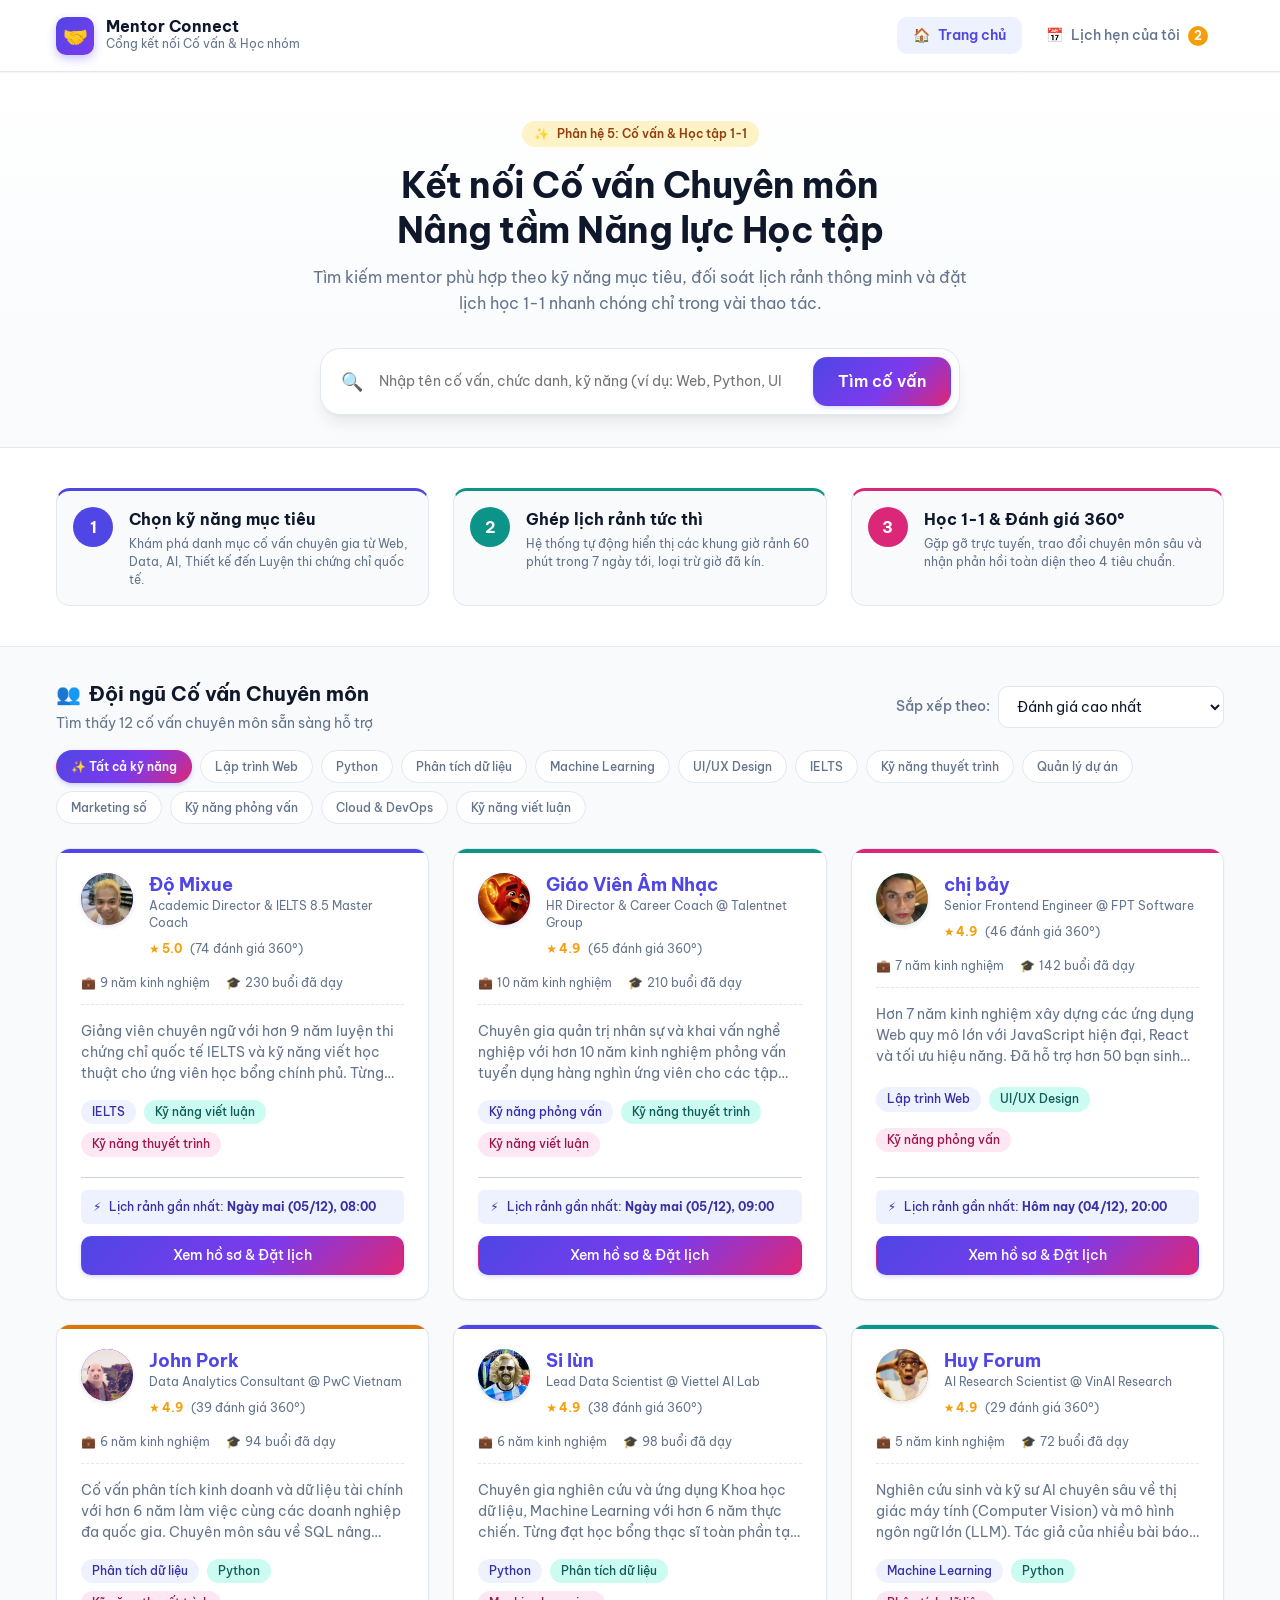
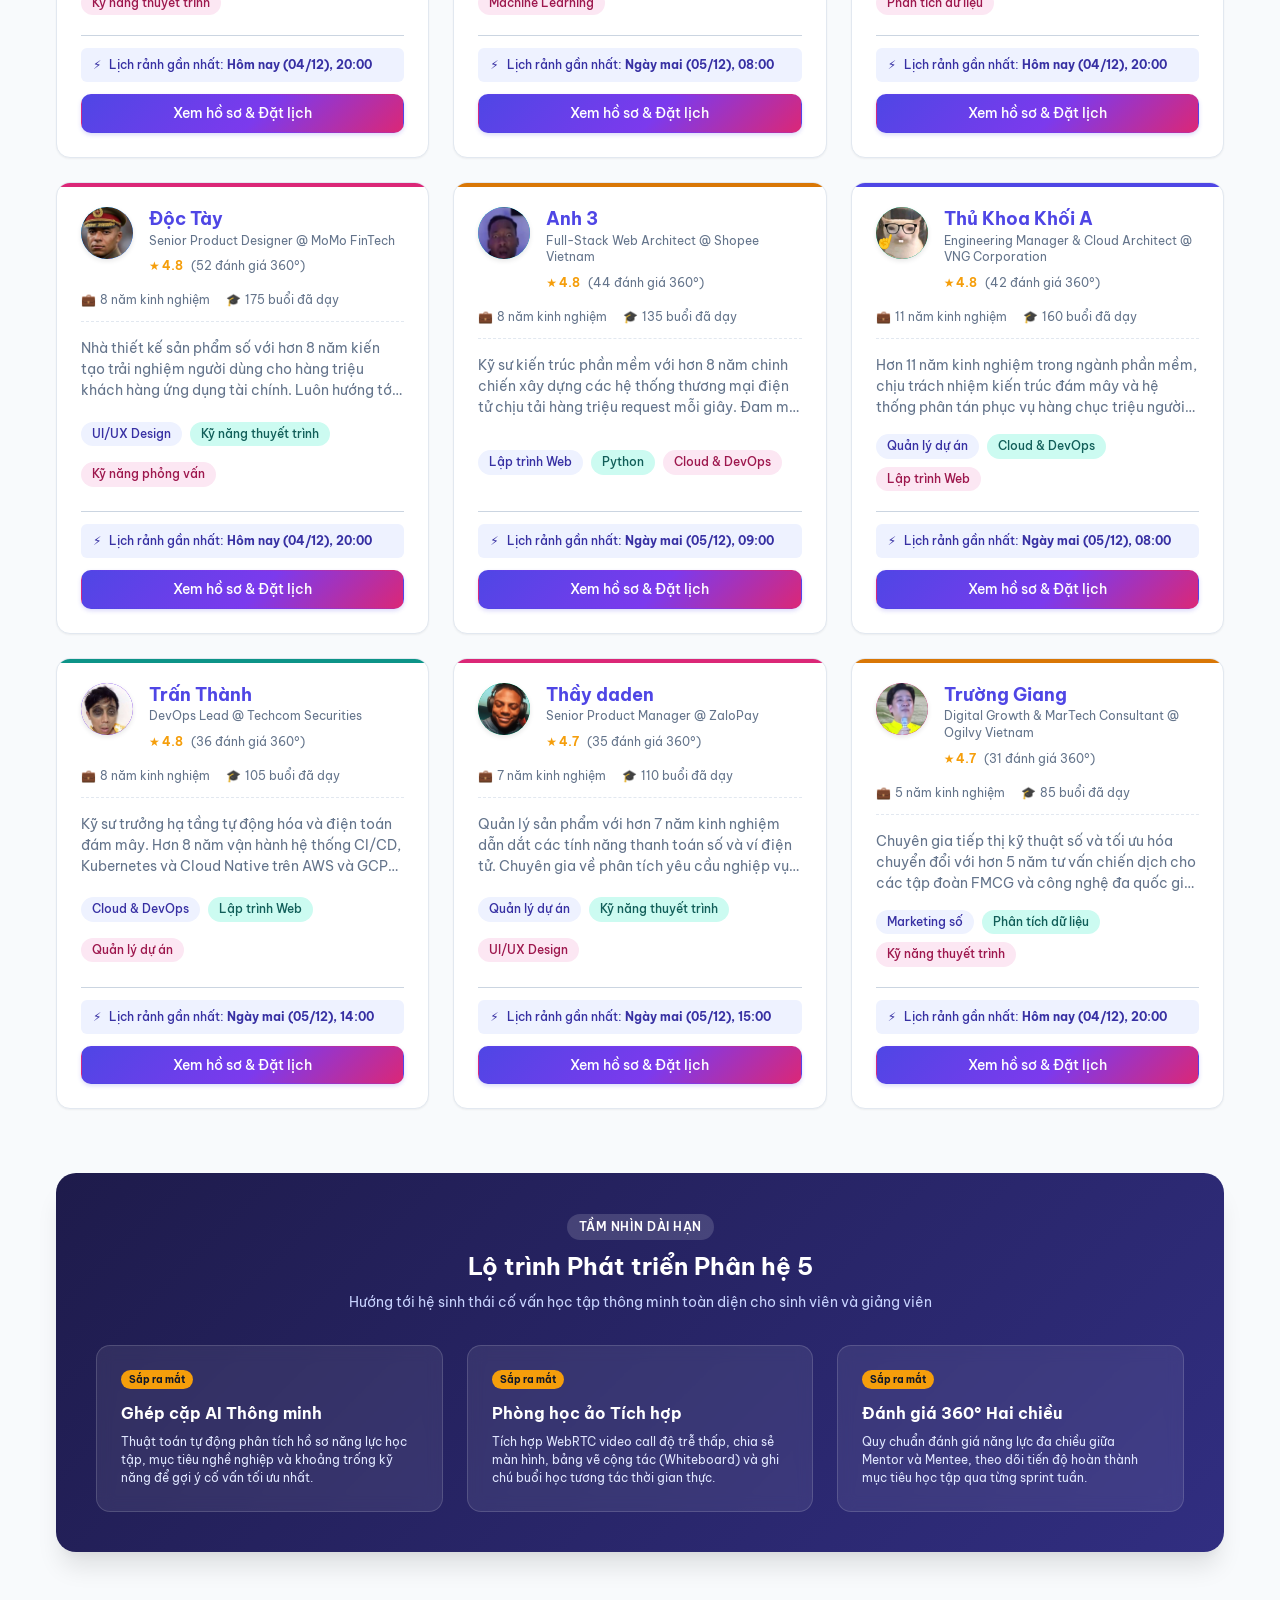
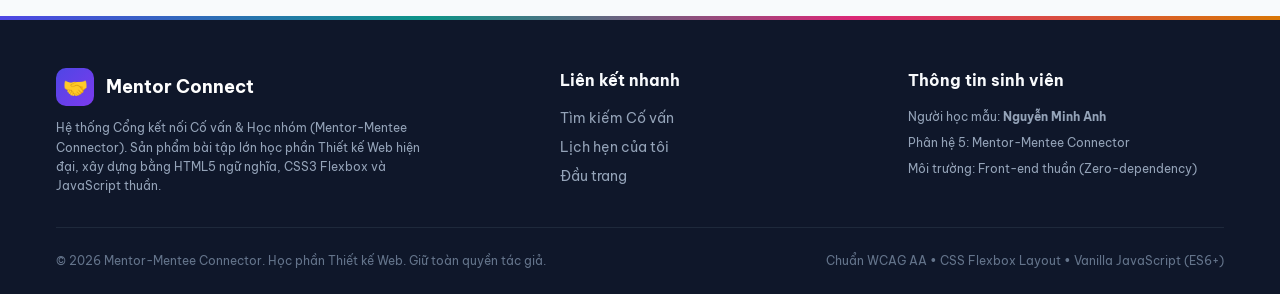
<file: index.html>
<!DOCTYPE html>
<html lang="vi">
<head>
  <meta charset="UTF-8">
  <meta http-equiv="refresh" content="0; url=mentor-mentee-connector/index.html">
  <title>Đang chuyển hướng - Mentor Connect</title>
  <script>
    window.location.href = "mentor-mentee-connector/index.html";
  </script>
</head>
<body style="font-family: system-ui, sans-serif; display: flex; align-items: center; justify-content: center; height: 100vh; margin: 0; background-color: #f8fafc; color: #0f172a;">
  <div style="text-align: center; padding: 24px; background: white; border-radius: 12px; box-shadow: 0 4px 6px rgba(0,0,0,0.05); max-width: 450px;">
    <h2>Cổng kết nối Cố vấn & Học nhóm</h2>
    <p>Hệ thống đang chuyển hướng tới ứng dụng chính...</p>
    <p><a href="mentor-mentee-connector/index.html" style="color: #4f46e5; font-weight: bold; text-decoration: none;">Bấm vào đây nếu trình duyệt không tự chuyển hướng</a></p>
  </div>
</body>
</html>
</file>
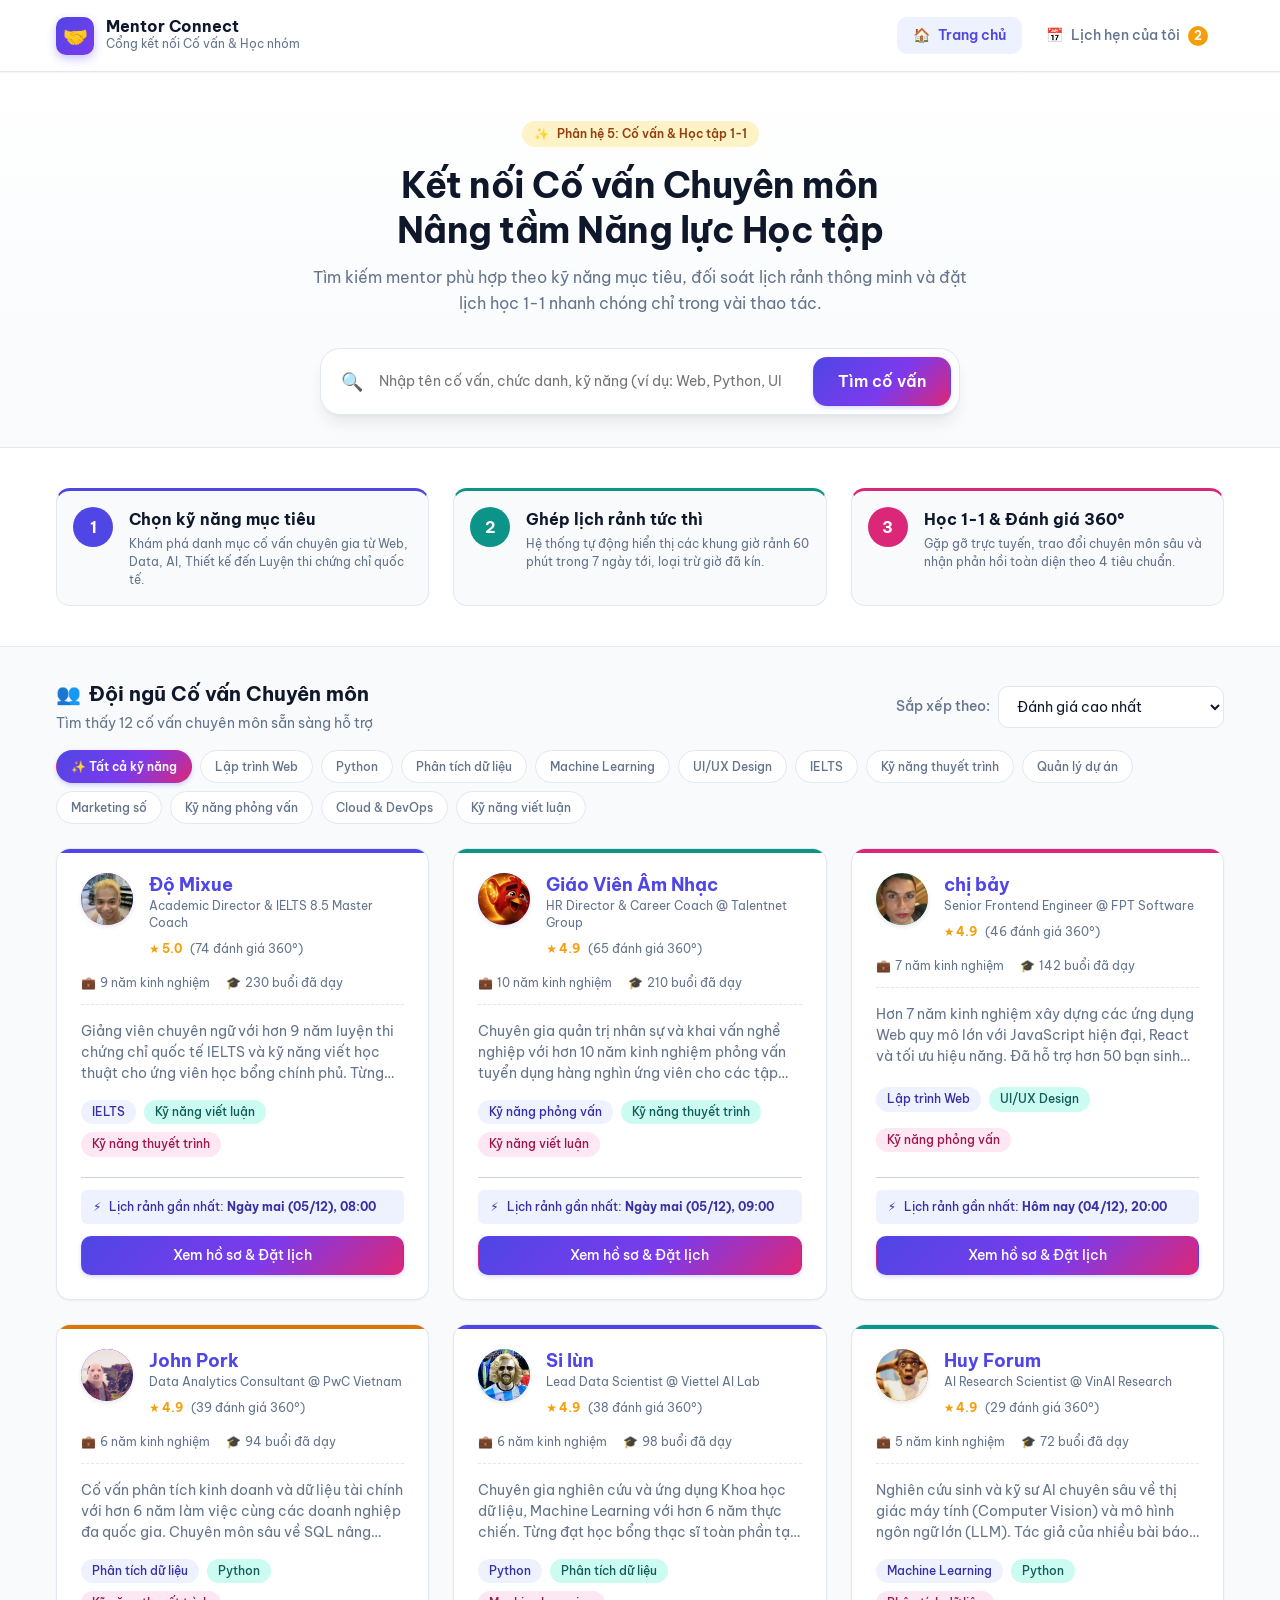
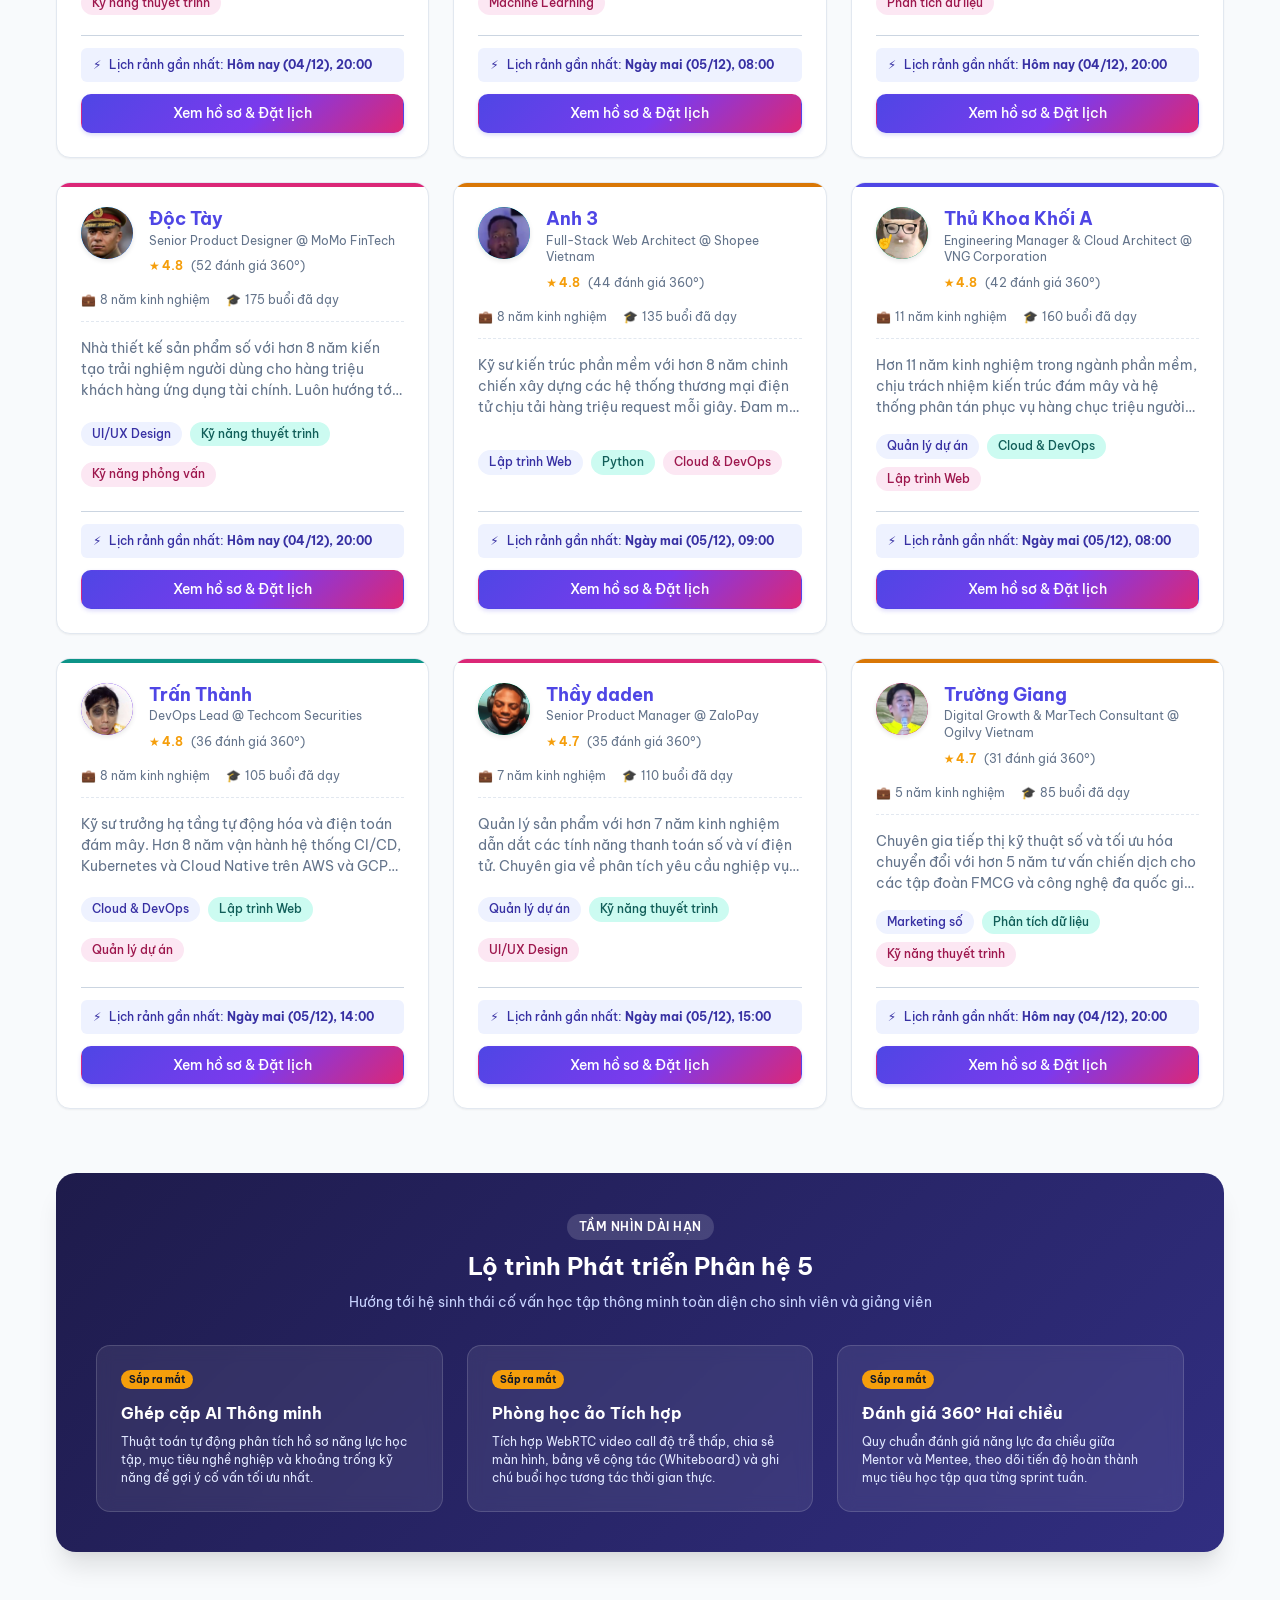
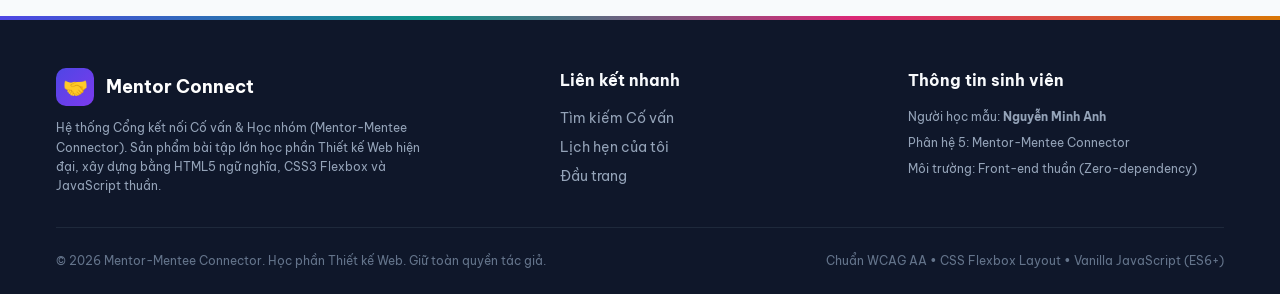
<file: mentor-mentee-connector/index.html>
<!DOCTYPE html>
<html lang="vi">
<head>
  <meta charset="UTF-8">
  <meta name="viewport" content="width=device-width, initial-scale=1.0">
  <title>Mentor Connect - Cổng kết nối Cố vấn & Học nhóm</title>
  <meta name="description" content="Nền tảng kết nối người học và cố vấn chuyên môn 1-1 theo kỹ năng mục tiêu và lịch rảnh linh hoạt.">

  <!-- Google Fonts: Be Vietnam Pro kèm fallback system font khi offline -->
  <link rel="preconnect" href="https://fonts.googleapis.com">
  <link rel="preconnect" href="https://fonts.gstatic.com" crossorigin>
  <link href="https://fonts.googleapis.com/css2?family=Be+Vietnam+Pro:wght@400;500;600;700&display=swap" rel="stylesheet">

  <!-- CSS hệ thống -->
  <link rel="stylesheet" href="css/style.css">
</head>
<body>

  <!-- ==========================================================================
       HEADER & THANH ĐIỀU HƯỚNG CHUNG
       ========================================================================== -->
  <header class="c-header">
    <div class="l-container c-header__inner">
      <a href="index.html" class="c-logo" aria-label="Mentor Connect - Về trang chủ">
        <span class="c-logo__icon" aria-hidden="true">🤝</span>
        <div class="c-logo__text">
          <span class="c-logo__title">Mentor Connect</span>
          <span class="c-logo__sub">Cổng kết nối Cố vấn & Học nhóm</span>
        </div>
      </a>

      <!-- Nút Hamburger Menu trên di động -->
      <button type="button" class="c-hamburger js-hamburger-btn" aria-label="Mở menu điều hướng" aria-expanded="false" aria-controls="main-nav">
        <span class="c-hamburger__line"></span>
        <span class="c-hamburger__line"></span>
        <span class="c-hamburger__line"></span>
      </button>

      <!-- Navigation links -->
      <nav id="main-nav" class="c-nav js-nav-menu" aria-label="Thanh điều hướng chính">
        <ul class="c-nav__list">
          <li>
            <a href="index.html" class="c-nav__link c-nav__link--active" aria-current="page">
              <span aria-hidden="true">🏠</span> Trang chủ
            </a>
          </li>
          <li>
            <a href="my-bookings.html" class="c-nav__link">
              <span aria-hidden="true">📅</span> Lịch hẹn của tôi
              <span class="c-nav__badge js-nav-upcoming-badge c-nav__badge--empty" aria-label="Số buổi sắp tới">0</span>
            </a>
          </li>
        </ul>
      </nav>
    </div>
  </header>

  <!-- ==========================================================================
       HERO BANNER & TÌM KIẾM CỐ VẤN
       ========================================================================== -->
  <section class="c-hero" aria-labelledby="hero-title">
    <div class="l-container">
      <div class="c-hero__badge">
        <span aria-hidden="true">✨</span> Phân hệ 5: Cố vấn & Học tập 1-1
      </div>
      <h1 id="hero-title" class="c-hero__title">
        Kết nối Cố vấn Chuyên môn<br>Nâng tầm Năng lực Học tập
      </h1>
      <p class="c-hero__desc">
        Tìm kiếm mentor phù hợp theo kỹ năng mục tiêu, đối soát lịch rảnh thông minh và đặt lịch học 1-1 nhanh chóng chỉ trong vài thao tác.
      </p>

      <!-- Form tìm kiếm từ khóa -->
      <form class="c-search-bar" id="search-form" role="search" onsubmit="return false;">
        <div class="c-search-bar__input-wrapper">
          <span class="c-search-bar__icon" aria-hidden="true">🔍</span>
          <label for="keyword-input" class="sr-only" style="position: absolute; width: 1px; height: 1px; padding: 0; margin: -1px; overflow: hidden; clip: rect(0, 0, 0, 0); border: 0;">Tìm kiếm theo tên, chức danh, kỹ năng</label>
          <input 
            type="search" 
            id="keyword-input" 
            class="c-input c-search-bar__input" 
            placeholder="Nhập tên cố vấn, chức danh, kỹ năng (ví dụ: Web, Python, UI/UX...)"
            autocomplete="off"
            aria-label="Tìm kiếm cố vấn"
          >
        </div>
        <button type="submit" class="c-btn c-btn--primary c-btn--lg" id="search-submit-btn">
          Tìm cố vấn
        </button>
      </form>
    </div>
  </section>

  <!-- ==========================================================================
       ĐIỂM NHẤN TẦM NHÌN: CÁCH HOẠT ĐỘNG 3 BƯỚC
       ========================================================================== -->
  <section class="c-steps-section" aria-labelledby="steps-title">
    <div class="l-container">
      <h2 id="steps-title" class="sr-only" style="position: absolute; width: 1px; height: 1px; padding: 0; margin: -1px; overflow: hidden; clip: rect(0, 0, 0, 0); border: 0;">Cách Mentor Connect hoạt động</h2>
      <div class="c-steps-grid">
        <article class="c-step-card">
          <div class="c-step-card__num">1</div>
          <div>
            <h3 class="c-step-card__title">Chọn kỹ năng mục tiêu</h3>
            <p class="c-step-card__desc">Khám phá danh mục cố vấn chuyên gia từ Web, Data, AI, Thiết kế đến Luyện thi chứng chỉ quốc tế.</p>
          </div>
        </article>

        <article class="c-step-card">
          <div class="c-step-card__num">2</div>
          <div>
            <h3 class="c-step-card__title">Ghép lịch rảnh tức thì</h3>
            <p class="c-step-card__desc">Hệ thống tự động hiển thị các khung giờ rảnh 60 phút trong 7 ngày tới, loại trừ giờ đã kín.</p>
          </div>
        </article>

        <article class="c-step-card">
          <div class="c-step-card__num">3</div>
          <div>
            <h3 class="c-step-card__title">Học 1-1 & Đánh giá 360°</h3>
            <p class="c-step-card__desc">Gặp gỡ trực tuyến, trao đổi chuyên môn sâu và nhận phản hồi toàn diện theo 4 tiêu chuẩn.</p>
          </div>
        </article>
      </div>
    </div>
  </section>

  <!-- ==========================================================================
       KHỐI CHÍNH: DANH SÁCH & BỘ LỌC CỐ VẤN
       ========================================================================== -->
  <main class="l-main">
    <div class="l-container">

      <!-- Tiêu đề & Chọn sắp xếp -->
      <div class="l-flex l-justify-between l-items-center l-flex-wrap l-gap-4" style="margin-bottom: var(--spacing-4);">
        <div>
          <h2 class="c-section-title" style="margin-bottom: var(--spacing-1);">
            <span aria-hidden="true">👥</span> Đội ngũ Cố vấn Chuyên môn
          </h2>
          <p id="results-count" class="l-gap-2" style="font-size: var(--font-size-sm); color: var(--color-text-muted);" aria-live="polite">
            Đang tải dữ liệu...
          </p>
        </div>

        <!-- Bộ chọn sắp xếp -->
        <div class="l-flex l-items-center l-gap-2">
          <label for="sort-select" style="font-size: var(--font-size-sm); color: var(--color-text-muted); font-weight: var(--font-weight-medium); white-space: nowrap;">
            Sắp xếp theo:
          </label>
          <select id="sort-select" class="c-select" style="width: auto; padding-right: var(--spacing-8);">
            <option value="rating-desc">Đánh giá cao nhất</option>
            <option value="exp-desc">Nhiều kinh nghiệm nhất</option>
            <option value="name-asc">Tên A-Z</option>
          </select>
        </div>
      </div>

      <!-- Bộ lọc chip kỹ năng (Flexbox Bắt buộc, flex-wrap) -->
      <div class="c-chip-group" id="skill-chips-container" role="group" aria-label="Bộ lọc kỹ năng">
        <!-- Render động từ SKILLS -->
      </div>

      <!-- Danh sách thẻ Cố vấn (Flexbox 3 cột / 2 cột / 1 cột) -->
      <section id="mentor-list-container" class="c-mentor-list" aria-label="Danh sách các cố vấn">
        <!-- Render động qua home.js -->
      </section>

      <!-- Trạng thái khi không tìm thấy kết quả (Empty State) -->
      <div id="no-results-state" class="c-empty-state" style="display: none;">
        <div class="c-empty-state__icon" aria-hidden="true">🔎</div>
        <h3 class="c-empty-state__title">Không tìm thấy cố vấn phù hợp</h3>
        <p class="c-empty-state__desc">
          Rất tiếc, không có cố vấn nào khớp với từ khóa tìm kiếm và kỹ năng bạn đã chọn. Vui lòng thử từ khóa khác hoặc đặt lại bộ lọc.
        </p>
        <button type="button" class="c-btn c-btn--outline" id="clear-filters-btn">
          <span aria-hidden="true">↺</span> Đặt lại bộ lọc
        </button>
      </div>

      <!-- ==========================================================================
           ĐIỂM NHẤN TẦM NHÌN: LỘ TRÌNH PHÁT TRIỂN (ROADMAP)
           ========================================================================== -->
      <section class="c-roadmap-section" aria-labelledby="roadmap-title">
        <div class="c-roadmap__header">
          <span class="c-roadmap__badge">Tầm nhìn dài hạn</span>
          <h2 id="roadmap-title" class="c-roadmap__title">Lộ trình Phát triển Phân hệ 5</h2>
          <p class="c-roadmap__desc">
            Hướng tới hệ sinh thái cố vấn học tập thông minh toàn diện cho sinh viên và giảng viên
          </p>
        </div>

        <div class="c-roadmap__grid">
          <article class="c-roadmap__card">
            <span class="c-roadmap__tag">Sắp ra mắt</span>
            <h3 class="c-roadmap__card-title">Ghép cặp AI Thông minh</h3>
            <p class="c-roadmap__card-desc">
              Thuật toán tự động phân tích hồ sơ năng lực học tập, mục tiêu nghề nghiệp và khoảng trống kỹ năng để gợi ý cố vấn tối ưu nhất.
            </p>
          </article>

          <article class="c-roadmap__card">
            <span class="c-roadmap__tag">Sắp ra mắt</span>
            <h3 class="c-roadmap__card-title">Phòng học ảo Tích hợp</h3>
            <p class="c-roadmap__card-desc">
              Tích hợp WebRTC video call độ trễ thấp, chia sẻ màn hình, bảng vẽ cộng tác (Whiteboard) và ghi chú buổi học tương tác thời gian thực.
            </p>
          </article>

          <article class="c-roadmap__card">
            <span class="c-roadmap__tag">Sắp ra mắt</span>
            <h3 class="c-roadmap__card-title">Đánh giá 360° Hai chiều</h3>
            <p class="c-roadmap__card-desc">
              Quy chuẩn đánh giá năng lực đa chiều giữa Mentor và Mentee, theo dõi tiến độ hoàn thành mục tiêu học tập qua từng sprint tuần.
            </p>
          </article>
        </div>
      </section>

    </div>
  </main>

  <!-- ==========================================================================
       FOOTER DÙNG CHUNG
       ========================================================================== -->
  <footer class="c-footer">
    <div class="l-container">
      <div class="c-footer__grid">
        <div class="c-footer__col" style="flex: 2 1 320px;">
          <div class="c-logo" style="margin-bottom: var(--spacing-3); color: #ffffff;">
            <span class="c-logo__icon" style="box-shadow: none;" aria-hidden="true">🤝</span>
            <span class="c-logo__title" style="color: #ffffff; font-size: var(--font-size-lg);">Mentor Connect</span>
          </div>
          <p style="font-size: var(--font-size-xs); line-height: 1.6; max-width: 380px;">
            Hệ thống Cổng kết nối Cố vấn & Học nhóm (Mentor-Mentee Connector). Sản phẩm bài tập lớn học phần Thiết kế Web hiện đại, xây dựng bằng HTML5 ngữ nghĩa, CSS3 Flexbox và JavaScript thuần.
          </p>
        </div>

        <div class="c-footer__col">
          <h4 class="c-footer__title">Liên kết nhanh</h4>
          <ul class="c-footer__links">
            <li><a href="index.html" class="c-footer__link">Tìm kiếm Cố vấn</a></li>
            <li><a href="my-bookings.html" class="c-footer__link">Lịch hẹn của tôi</a></li>
            <li><a href="#hero-title" class="c-footer__link">Đầu trang</a></li>
          </ul>
        </div>

        <div class="c-footer__col">
          <h4 class="c-footer__title">Thông tin sinh viên</h4>
          <ul class="c-footer__links" style="font-size: var(--font-size-xs);">
            <li>Người học mẫu: <strong>Nguyễn Minh Anh</strong></li>
            <li>Phân hệ 5: Mentor-Mentee Connector</li>
            <li>Môi trường: Front-end thuần (Zero-dependency)</li>
          </ul>
        </div>
      </div>

      <div class="c-footer__bottom">
        <div>&copy; 2026 Mentor-Mentee Connector. Học phần Thiết kế Web. Giữ toàn quyền tác giả.</div>
        <div>Chuẩn WCAG AA • CSS Flexbox Layout • Vanilla JavaScript (ES6+)</div>
      </div>
    </div>
  </footer>

  <!-- ==========================================================================
       SCRIPTS: Nạp đúng thứ tự phụ thuộc bắt buộc
       data.js -> utils.js -> storage.js -> common.js -> home.js
       ========================================================================== -->
  <script src="js/data.js"></script>
  <script src="js/utils.js"></script>
  <script src="js/storage.js"></script>
  <script src="js/common.js"></script>
  <script src="js/home.js"></script>

</body>
</html>
</file>
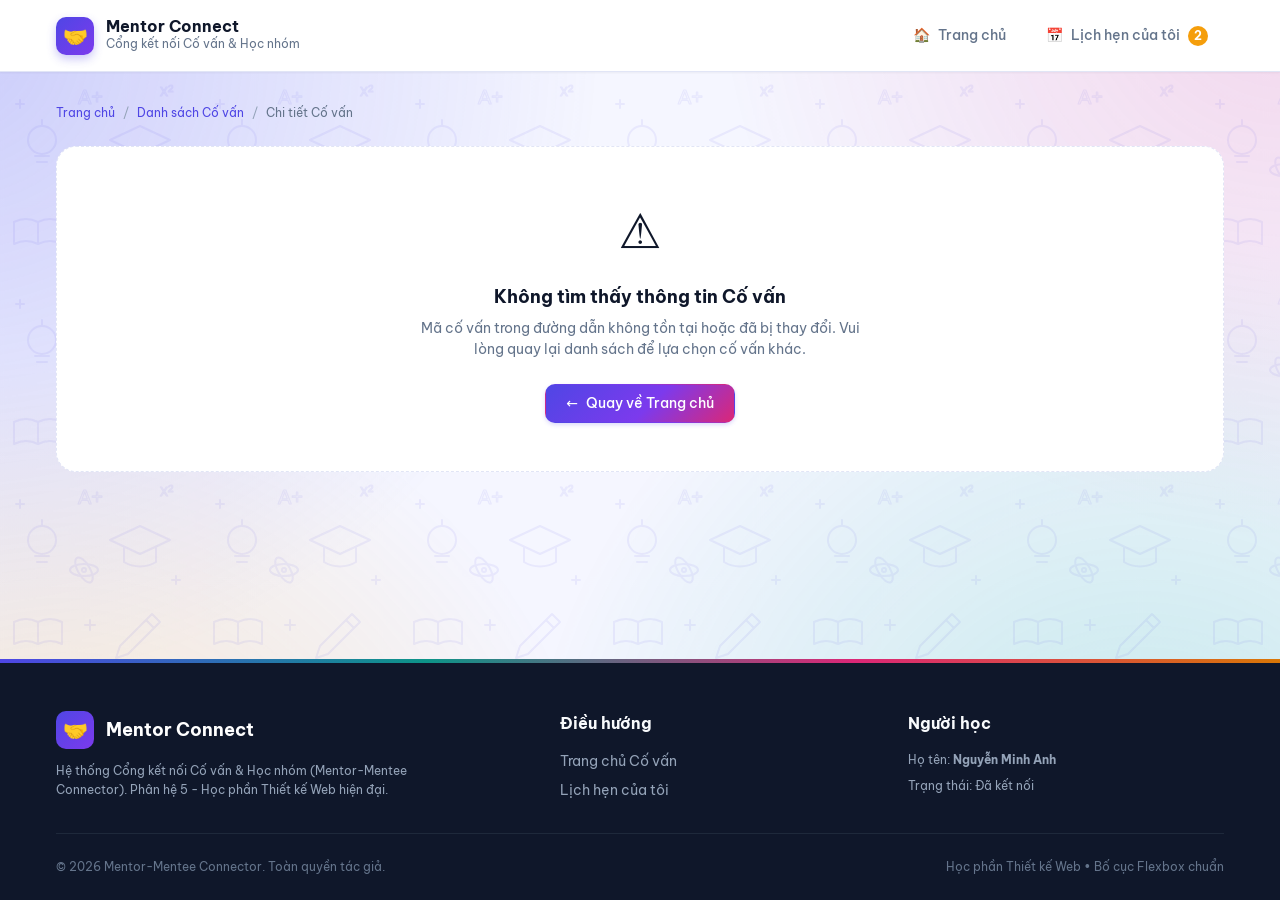
<file: mentor-profile.html>
<!DOCTYPE html>
<html lang="vi">
<head>
  <meta charset="UTF-8">
  <meta name="viewport" content="width=device-width, initial-scale=1.0">
  <title>Hồ sơ Cố vấn - Mentor Connect</title>
  <meta name="description" content="Xem chi tiết thông tin chuyên môn, đánh giá 360 độ và chọn khung giờ đặt lịch cố vấn 1-1.">

  <!-- Google Fonts: Be Vietnam Pro -->
  <link rel="preconnect" href="https://fonts.googleapis.com">
  <link rel="preconnect" href="https://fonts.gstatic.com" crossorigin>
  <link href="https://fonts.googleapis.com/css2?family=Be+Vietnam+Pro:wght@400;500;600;700&display=swap" rel="stylesheet">

  <!-- CSS hệ thống -->
  <link rel="stylesheet" href="css/style.css">
</head>
<body>

  <!-- ==========================================================================
       HEADER & THANH ĐIỀU HƯỚNG CHUNG
       ========================================================================== -->
  <header class="c-header">
    <div class="l-container c-header__inner">
      <a href="index.html" class="c-logo" aria-label="Mentor Connect - Về trang chủ">
        <span class="c-logo__icon" aria-hidden="true">🤝</span>
        <div class="c-logo__text">
          <span class="c-logo__title">Mentor Connect</span>
          <span class="c-logo__sub">Cổng kết nối Cố vấn & Học nhóm</span>
        </div>
      </a>

      <!-- Nút Hamburger Menu trên di động -->
      <button type="button" class="c-hamburger js-hamburger-btn" aria-label="Mở menu điều hướng" aria-expanded="false" aria-controls="main-nav">
        <span class="c-hamburger__line"></span>
        <span class="c-hamburger__line"></span>
        <span class="c-hamburger__line"></span>
      </button>

      <!-- Navigation links -->
      <nav id="main-nav" class="c-nav js-nav-menu" aria-label="Thanh điều hướng chính">
        <ul class="c-nav__list">
          <li>
            <a href="index.html" class="c-nav__link">
              <span aria-hidden="true">🏠</span> Trang chủ
            </a>
          </li>
          <li>
            <a href="my-bookings.html" class="c-nav__link">
              <span aria-hidden="true">📅</span> Lịch hẹn của tôi
              <span class="c-nav__badge js-nav-upcoming-badge c-nav__badge--empty" aria-label="Số buổi sắp tới">0</span>
            </a>
          </li>
        </ul>
      </nav>
    </div>
  </header>

  <!-- ==========================================================================
       MAIN CONTENT: HỒ SƠ CHI TIẾT & ĐẶT LỊCH (BỐ CỤC 2 CỘT BẰNG FLEXBOX)
       ========================================================================== -->
  <main class="l-main">
    <div class="l-container">

      <!-- Breadcrumb điều hướng -->
      <nav class="c-breadcrumb" aria-label="Đường dẫn trang">
        <a href="index.html">Trang chủ</a>
        <span class="c-breadcrumb__sep" aria-hidden="true">/</span>
        <a href="index.html">Danh sách Cố vấn</a>
        <span class="c-breadcrumb__sep" aria-hidden="true">/</span>
        <span id="breadcrumb-current-mentor" aria-current="page">Chi tiết Cố vấn</span>
      </nav>

      <!-- Khối khi KHÔNG TÌM THẤY CỐ VẤN (Sai/Thiếu ID) -->
      <div id="mentor-not-found" class="c-empty-state" style="display: none;">
        <div class="c-empty-state__icon" aria-hidden="true">⚠️</div>
        <h2 class="c-empty-state__title">Không tìm thấy thông tin Cố vấn</h2>
        <p class="c-empty-state__desc">
          Mã cố vấn trong đường dẫn không tồn tại hoặc đã bị thay đổi. Vui lòng quay lại danh sách để lựa chọn cố vấn khác.
        </p>
        <a href="index.html" class="c-btn c-btn--primary">
          <span aria-hidden="true">←</span> Quay về Trang chủ
        </a>
      </div>

      <!-- Khối hiển thị hồ sơ 2 cột bằng Flexbox -->
      <div id="mentor-profile-content" class="l-profile-layout" style="display: none;">

        <!-- CỘT CHÍNH (BÊN TRÁI): THÔNG TIN, 360 REVIEW, LỊCH RẢNH -->
        <div class="l-profile-main">

          <!-- 1. Header Card: Avatar lớn, Tên, Chức danh, Kỹ năng, 4 chỉ số -->
          <article class="c-profile-header-card" aria-labelledby="mentor-name">
            <div class="c-profile-header-top">
              <div id="mentor-avatar-container"></div>
              <div style="flex: 1; min-width: 0;">
                <h1 id="mentor-name" class="c-hero__title" style="text-align: left; margin-bottom: 4px; font-size: var(--font-size-2xl);">
                  Tên Cố vấn
                </h1>
                <p id="mentor-title" style="font-size: var(--font-size-sm); color: var(--color-text-muted); margin-bottom: var(--spacing-3);">
                  Chức danh
                </p>
                <div class="c-skill-tags" id="mentor-skills-tags" aria-label="Kỹ năng chuyên môn">
                  <!-- Skills pills -->
                </div>
              </div>
            </div>

            <!-- 4 chỉ số nổi bật -->
            <div class="c-profile-stats-grid">
              <div class="c-stat-box">
                <div class="c-stat-box__val" id="stat-rating">5.0</div>
                <div class="c-stat-box__label">Điểm đánh giá</div>
              </div>
              <div class="c-stat-box">
                <div class="c-stat-box__val" id="stat-reviews">0</div>
                <div class="c-stat-box__label">Đánh giá 360°</div>
              </div>
              <div class="c-stat-box">
                <div class="c-stat-box__val" id="stat-experience">0 năm</div>
                <div class="c-stat-box__label">Kinh nghiệm</div>
              </div>
              <div class="c-stat-box">
                <div class="c-stat-box__val" id="stat-sessions">0</div>
                <div class="c-stat-box__label">Buổi đã dạy</div>
              </div>
            </div>
          </article>

          <!-- 2. Giới thiệu bản thân & Ngôn ngữ -->
          <section class="c-360-card" aria-labelledby="bio-heading">
            <h2 id="bio-heading" class="c-section-title">
              <span aria-hidden="true">📝</span> Giới thiệu bản thân & Phương châm cố vấn
            </h2>
            <p id="mentor-bio" style="font-size: var(--font-size-base); line-height: 1.7; color: var(--color-text-main); margin-bottom: var(--spacing-4);">
              Nội dung giới thiệu...
            </p>
            <div style="font-size: var(--font-size-sm); color: var(--color-text-muted);">
              <strong>Ngôn ngữ hỗ trợ:</strong> <span id="mentor-languages">Tiếng Việt</span>
            </div>
          </section>

          <!-- 3. Khối Đánh giá Năng lực 360° -->
          <section class="c-360-card" aria-labelledby="review-heading">
            <div class="l-flex l-justify-between l-items-center l-flex-wrap l-gap-4" style="margin-bottom: var(--spacing-6);">
              <h2 id="review-heading" class="c-section-title" style="margin-bottom: 0;">
                <span aria-hidden="true">🌟</span> Đánh giá Năng lực 360°
              </h2>
              <div class="l-flex l-items-center l-gap-2">
                <span class="c-star-rating" style="font-size: var(--font-size-xl);">
                  <span aria-hidden="true">★</span> <span id="avg-rating-badge">4.9</span> / 5.0
                </span>
                <span style="font-size: var(--font-size-sm); color: var(--color-text-muted);" id="total-reviews-count">
                  (46 đánh giá)
                </span>
              </div>
            </div>

            <!-- 4 thanh tiến trình theo ratingBreakdown -->
            <div class="c-360-breakdown" aria-label="Điểm chi tiết theo 4 tiêu chuẩn 360 độ">
              <div class="c-360-metric">
                <span class="c-360-metric__label">Chuyên môn</span>
                <div class="c-progress-bar">
                  <div class="c-progress-bar__fill" id="pb-expertise" style="width: 0%;"></div>
                </div>
                <span class="c-360-metric__val" id="val-expertise">5.0</span>
              </div>

              <div class="c-360-metric">
                <span class="c-360-metric__label">Giao tiếp</span>
                <div class="c-progress-bar">
                  <div class="c-progress-bar__fill" id="pb-communication" style="width: 0%;"></div>
                </div>
                <span class="c-360-metric__val" id="val-communication">4.8</span>
              </div>

              <div class="c-360-metric">
                <span class="c-360-metric__label">Đúng giờ</span>
                <div class="c-progress-bar">
                  <div class="c-progress-bar__fill" id="pb-punctuality" style="width: 0%;"></div>
                </div>
                <span class="c-360-metric__val" id="val-punctuality">4.9</span>
              </div>

              <div class="c-360-metric">
                <span class="c-360-metric__label">Hữu ích</span>
                <div class="c-progress-bar">
                  <div class="c-progress-bar__fill" id="pb-helpfulness" style="width: 0%;"></div>
                </div>
                <span class="c-360-metric__val" id="val-helpfulness">5.0</span>
              </div>
            </div>

            <!-- Danh sách các bài đánh giá chi tiết -->
            <h3 style="font-size: var(--font-size-base); font-weight: var(--font-weight-bold); margin-bottom: var(--spacing-4);">
              Phản hồi gần đây từ Người học & Đồng nghiệp
            </h3>
            <div class="c-reviews-list" id="reviews-list-container">
              <!-- Render động -->
            </div>
          </section>

          <!-- 4. Khối Lịch rảnh (Availability slots) - Flexbox Bắt buộc -->
          <section class="c-360-card" aria-labelledby="slots-heading" id="availability-section">
            <h2 id="slots-heading" class="c-section-title">
              <span aria-hidden="true">📅</span> Lịch rảnh trong tuần (Availability Slots)
            </h2>
            <p style="font-size: var(--font-size-sm); color: var(--color-text-muted); margin-bottom: var(--spacing-4);">
              Chọn một ngày và khung giờ bên dưới để đặt lịch hẹn cố vấn 1-1 (mỗi buổi kéo dài 60 phút).
            </p>

            <!-- Hàng tab 7 ngày tới (Flexbox cuộn ngang trên mobile) -->
            <div class="c-day-tabs" id="day-tabs-container" role="tablist" aria-label="Chọn ngày trong 7 ngày tới">
              <!-- Render động 7 ngày -->
            </div>

            <!-- Chú thích 4 trạng thái (Legend) -->
            <div class="c-slot-legend" style="margin-top: var(--spacing-4); margin-bottom: var(--spacing-4);" aria-label="Chú thích trạng thái khung giờ">
              <div class="c-slot-legend__item">
                <span class="c-slot-legend__sample c-slot-legend__sample--available"></span>
                <span>Còn trống (Chọn được)</span>
              </div>
              <div class="c-slot-legend__item">
                <span class="c-slot-legend__sample c-slot-legend__sample--selected"></span>
                <span>Đang chọn</span>
              </div>
              <div class="c-slot-legend__item">
                <span class="c-slot-legend__sample c-slot-legend__sample--booked"></span>
                <span>Đã kín / Đã đặt</span>
              </div>
              <div class="c-slot-legend__item">
                <span class="c-slot-legend__sample c-slot-legend__sample--past"></span>
                <span>Đã qua</span>
              </div>
            </div>

            <!-- Danh sách các khung giờ (Flexbox: flex-wrap, gap) -->
            <div class="c-slots-grid" id="slots-grid-container" role="group" aria-label="Khung giờ rảnh">
              <!-- Render các slot dạng button -->
            </div>

            <!-- Thông báo ngày không có lịch -->
            <div id="no-slots-day-message" style="display: none; padding: var(--spacing-6); text-align: center; color: var(--color-text-muted); font-size: var(--font-size-sm); background-color: var(--color-bg-body); border-radius: var(--radius-md);">
              <span aria-hidden="true">🛌</span> Cố vấn không có lịch rảnh vào ngày này. Vui lòng chọn một ngày khác phía trên.
            </div>
          </section>

        </div>

        <!-- CỘT PHẢI (ASIDE): KHỐI ĐẶT LỊCH HẸN (STICKY TRÊN DESKTOP) -->
        <aside class="l-profile-aside" aria-labelledby="booking-form-title">
          <div class="c-booking-aside">
            <h2 id="booking-form-title" class="c-booking-aside__title">
              <span aria-hidden="true">⚡</span> Đặt lịch Cố vấn 1-1
            </h2>

            <!-- Thông tin người học mặc định -->
            <div style="font-size: var(--font-size-xs); color: var(--color-text-muted); margin-bottom: var(--spacing-3);">
              Người học: <strong style="color: var(--color-text-main);">Nguyễn Minh Anh</strong> (Đại học Bách Khoa)
            </div>

            <!-- Tóm tắt slot đang chọn -->
            <div class="c-booking-slot-summary" id="slot-summary-box">
              <div class="c-booking-slot-summary__empty" id="slot-summary-empty">
                👉 Vui lòng chọn một khung giờ rảnh ở bảng bên trái.
              </div>
              <div id="slot-summary-selected" style="display: none;">
                <div style="font-weight: var(--font-weight-bold); color: var(--color-primary-dark); margin-bottom: 4px;" id="summary-datetime-text">
                  Thứ Hai, 17/11/2026
                </div>
                <div style="font-size: var(--font-size-xs); color: var(--color-text-muted);">
                  Thời lượng: <strong>60 phút</strong> (Phòng học trực tuyến)
                </div>
              </div>
            </div>

            <!-- Form điền thông tin đặt lịch -->
            <form id="booking-form" novalidate>
              
              <!-- Thông báo lỗi chung của form (role="alert" inline) -->
              <div id="form-general-error" class="c-form-error" style="display: none; padding: var(--spacing-3); background-color: var(--color-danger-light); border: 1px solid var(--color-danger-border); border-radius: var(--radius-md); margin-bottom: var(--spacing-4);" role="alert">
                <!-- Nội dung lỗi -->
              </div>

              <!-- Trường 1: Chủ đề trao đổi (Bắt buộc, 5-100 ký tự) -->
              <div class="c-form-group">
                <label for="topic-input" class="c-label">
                  <span>Chủ đề muốn trao đổi <span class="c-label__req">*</span></span>
                  <span style="font-size: 11px; color: var(--color-text-muted);">(5 - 100 ký tự)</span>
                </label>
                <input 
                  type="text" 
                  id="topic-input" 
                  class="c-input" 
                  placeholder="Ví dụ: Định hướng học Frontend, review portfolio..." 
                  maxlength="100"
                  required
                  aria-required="true"
                  aria-describedby="topic-error topic-hint"
                >
                <div id="topic-hint" class="c-form-hint">
                  <span>Nêu ngắn gọn nội dung bạn cần hỗ trợ</span>
                  <span id="topic-char-count">0/100</span>
                </div>
                <div id="topic-error" class="c-form-error" style="display: none;" role="alert"></div>
              </div>

              <!-- Trường 2: Ghi chú thêm (Tối đa 300 ký tự) -->
              <div class="c-form-group">
                <label for="note-input" class="c-label">
                  <span>Ghi chú thêm cho Cố vấn</span>
                  <span style="font-size: 11px; color: var(--color-text-muted);">(Không bắt buộc)</span>
                </label>
                <textarea 
                  id="note-input" 
                  class="c-textarea" 
                  placeholder="Đính kèm link dự án, bài tập hoặc các câu hỏi cụ thể bạn đã chuẩn bị trước..." 
                  maxlength="300"
                  aria-describedby="note-hint"
                ></textarea>
                <div id="note-hint" class="c-form-hint">
                  <span>Tối đa 300 ký tự</span>
                  <span id="note-char-count">0/300</span>
                </div>
              </div>

              <!-- Nút xác nhận đặt lịch (disabled khi chưa chọn slot) -->
              <button 
                type="submit" 
                class="c-btn c-btn--primary c-btn--lg c-btn--full" 
                id="submit-booking-btn" 
                disabled 
                aria-disabled="true"
              >
                <span aria-hidden="true">✔</span> Xác nhận đặt lịch
              </button>

              <p style="font-size: 11px; color: var(--color-text-muted); text-align: center; margin-top: var(--spacing-3); line-height: 1.4;">
                🛡️ Hệ thống tự động kiểm tra trùng lịch và kích hoạt phòng học trực tuyến ngay khi xác nhận.
              </p>
            </form>
          </div>
        </aside>

      </div>
    </div>
  </main>

  <!-- ==========================================================================
       MODAL THÀNH CÔNG: ĐẶT LỊCH THÀNH CÔNG (TẬP TRUNG FOCUS & TRẢ FOCUS)
       ========================================================================== -->
  <div id="booking-success-modal" class="c-modal-backdrop" aria-hidden="true">
    <div class="c-modal" role="dialog" aria-modal="true" aria-labelledby="success-modal-title">
      <div class="c-modal__header" style="background-color: var(--color-success-light); border-bottom-color: var(--color-success-border);">
        <h3 class="c-modal__title" id="success-modal-title" style="color: #065f46;">
          <span aria-hidden="true">🎉</span> Đặt lịch hẹn thành công!
        </h3>
        <button type="button" class="c-modal__close-btn" data-close-modal aria-label="Đóng hộp thoại">✕</button>
      </div>

      <div class="c-modal__body">
        <p style="font-size: var(--font-size-sm); color: var(--color-text-muted); margin-bottom: var(--spacing-4);">
          Lịch hẹn cố vấn 1-1 của bạn đã được ghi nhận vào hệ thống. Bạn có thể vào phòng học trực tuyến đúng giờ hẹn.
        </p>

        <div style="background-color: var(--color-bg-body); border: 1px solid var(--color-border); border-radius: var(--radius-md); padding: var(--spacing-4); font-size: var(--font-size-sm); display: flex; flex-direction: column; gap: var(--spacing-2);">
          <div><strong>Mã lịch hẹn:</strong> <code id="modal-booking-id" style="color: var(--color-primary); font-weight: bold;">BK-12345</code></div>
          <div><strong>Cố vấn:</strong> <span id="modal-mentor-name">Trần Hoàng Nam</span></div>
          <div><strong>Thời gian:</strong> <span id="modal-datetime">Thứ Hai, 17/11/2026 (19:00 - 20:00)</span></div>
          <div><strong>Chủ đề:</strong> <span id="modal-topic">Review portfolio</span></div>
          <div><strong>Đường dẫn phòng học demo:</strong> <br><a id="modal-meeting-link" href="#" target="_blank" style="word-break: break-all; font-size: var(--font-size-xs);">https://meet.example.com/mmc-xxxxx</a></div>
        </div>
      </div>

      <div class="c-modal__footer">
        <button type="button" class="c-btn c-btn--secondary" data-close-modal id="continue-browsing-btn">
          Tiếp tục xem hồ sơ
        </button>
        <a href="my-bookings.html" class="c-btn c-btn--primary" id="view-my-bookings-btn">
          <span aria-hidden="true">📅</span> Xem lịch hẹn của tôi
        </a>
      </div>
    </div>
  </div>

  <!-- ==========================================================================
       FOOTER DÙNG CHUNG
       ========================================================================== -->
  <footer class="c-footer">
    <div class="l-container">
      <div class="c-footer__grid">
        <div class="c-footer__col" style="flex: 2 1 320px;">
          <div class="c-logo" style="margin-bottom: var(--spacing-3); color: #ffffff;">
            <span class="c-logo__icon" style="box-shadow: none;" aria-hidden="true">🤝</span>
            <span class="c-logo__title" style="color: #ffffff; font-size: var(--font-size-lg);">Mentor Connect</span>
          </div>
          <p style="font-size: var(--font-size-xs); line-height: 1.6; max-width: 380px;">
            Hệ thống Cổng kết nối Cố vấn & Học nhóm (Mentor-Mentee Connector). Phân hệ 5 - Học phần Thiết kế Web hiện đại.
          </p>
        </div>

        <div class="c-footer__col">
          <h4 class="c-footer__title">Điều hướng</h4>
          <ul class="c-footer__links">
            <li><a href="index.html" class="c-footer__link">Trang chủ Cố vấn</a></li>
            <li><a href="my-bookings.html" class="c-footer__link">Lịch hẹn của tôi</a></li>
          </ul>
        </div>

        <div class="c-footer__col">
          <h4 class="c-footer__title">Người học</h4>
          <ul class="c-footer__links" style="font-size: var(--font-size-xs);">
            <li>Họ tên: <strong>Nguyễn Minh Anh</strong></li>
            <li>Trạng thái: Đã kết nối</li>
          </ul>
        </div>
      </div>

      <div class="c-footer__bottom">
        <div>&copy; 2026 Mentor-Mentee Connector. Toàn quyền tác giả.</div>
        <div>Học phần Thiết kế Web • Bố cục Flexbox chuẩn</div>
      </div>
    </div>
  </footer>

  <!-- ==========================================================================
       SCRIPTS: data.js -> utils.js -> storage.js -> common.js -> profile.js
       ========================================================================== -->
  <script src="js/data.js"></script>
  <script src="js/utils.js"></script>
  <script src="js/storage.js"></script>
  <script src="js/common.js"></script>
  <script src="js/profile.js"></script>

</body>
</html>
</file>
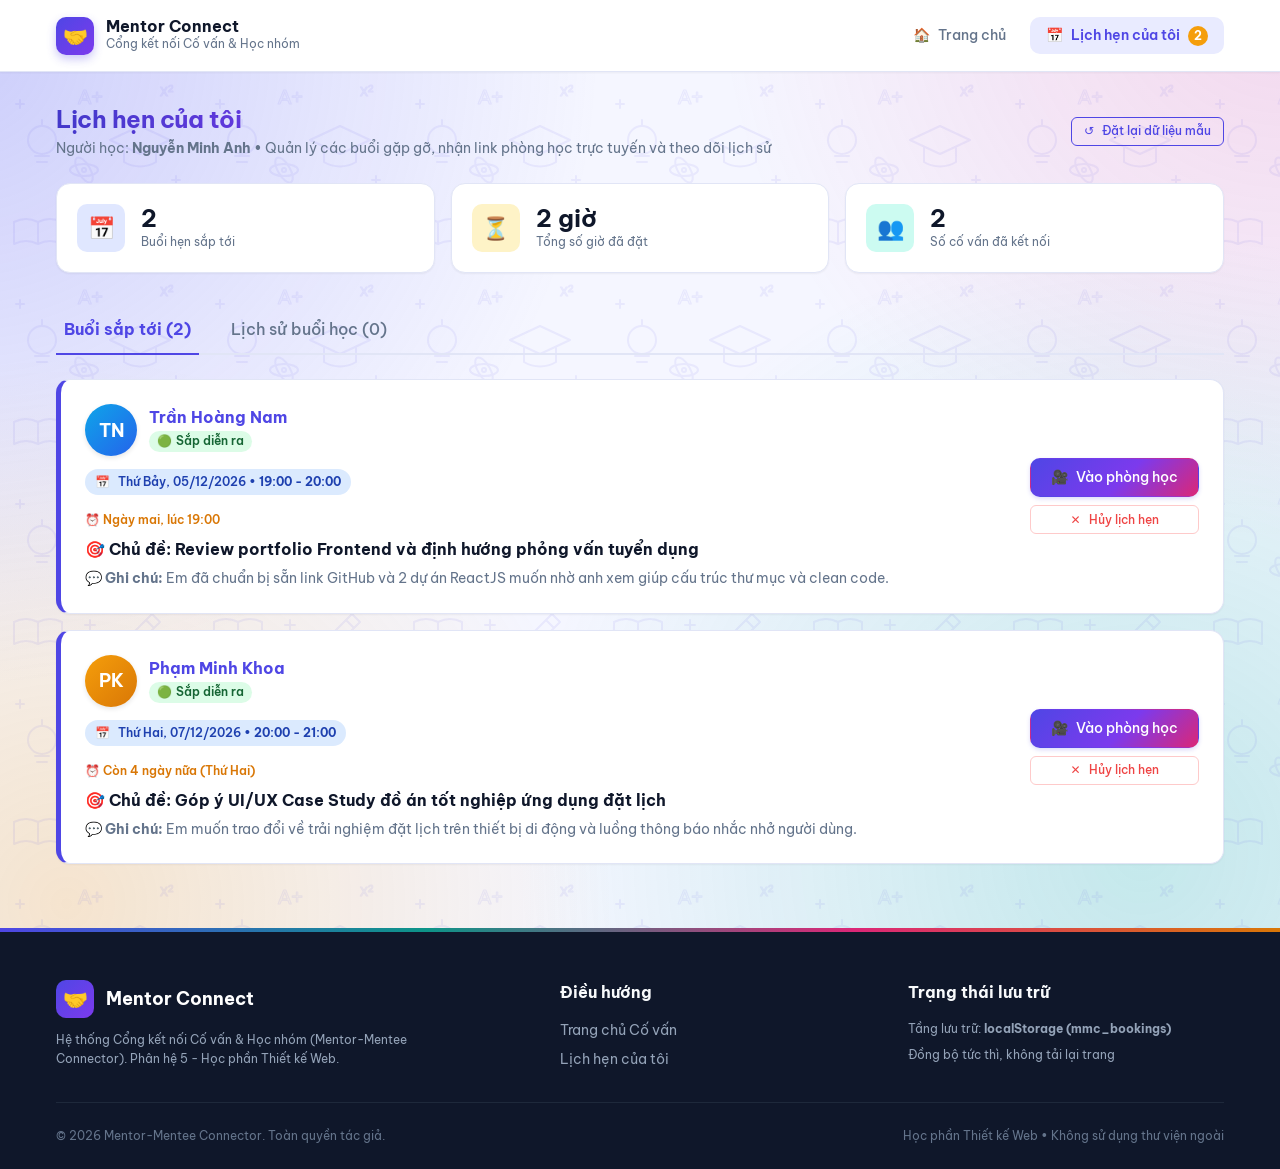
<file: my-bookings.html>
<!DOCTYPE html>
<html lang="vi">
<head>
  <meta charset="UTF-8">
  <meta name="viewport" content="width=device-width, initial-scale=1.0">
  <title>Lịch hẹn của tôi - Mentor Connect</title>
  <meta name="description" content="Quản lý các buổi hẹn cố vấn 1-1 sắp tới, xem lịch sử buổi học và vào phòng học trực tuyến.">

  <!-- Google Fonts: Be Vietnam Pro -->
  <link rel="preconnect" href="https://fonts.googleapis.com">
  <link rel="preconnect" href="https://fonts.gstatic.com" crossorigin>
  <link href="https://fonts.googleapis.com/css2?family=Be+Vietnam+Pro:wght@400;500;600;700&display=swap" rel="stylesheet">

  <!-- CSS hệ thống -->
  <link rel="stylesheet" href="css/style.css">
</head>
<body>

  <!-- ==========================================================================
       HEADER & THANH ĐIỀU HƯỚNG CHUNG
       ========================================================================== -->
  <header class="c-header">
    <div class="l-container c-header__inner">
      <a href="index.html" class="c-logo" aria-label="Mentor Connect - Về trang chủ">
        <span class="c-logo__icon" aria-hidden="true">🤝</span>
        <div class="c-logo__text">
          <span class="c-logo__title">Mentor Connect</span>
          <span class="c-logo__sub">Cổng kết nối Cố vấn & Học nhóm</span>
        </div>
      </a>

      <!-- Nút Hamburger Menu trên di động -->
      <button type="button" class="c-hamburger js-hamburger-btn" aria-label="Mở menu điều hướng" aria-expanded="false" aria-controls="main-nav">
        <span class="c-hamburger__line"></span>
        <span class="c-hamburger__line"></span>
        <span class="c-hamburger__line"></span>
      </button>

      <!-- Navigation links -->
      <nav id="main-nav" class="c-nav js-nav-menu" aria-label="Thanh điều hướng chính">
        <ul class="c-nav__list">
          <li>
            <a href="index.html" class="c-nav__link">
              <span aria-hidden="true">🏠</span> Trang chủ
            </a>
          </li>
          <li>
            <a href="my-bookings.html" class="c-nav__link c-nav__link--active" aria-current="page">
              <span aria-hidden="true">📅</span> Lịch hẹn của tôi
              <span class="c-nav__badge js-nav-upcoming-badge c-nav__badge--empty" aria-label="Số buổi sắp tới">0</span>
            </a>
          </li>
        </ul>
      </nav>
    </div>
  </header>

  <!-- ==========================================================================
       MAIN CONTENT: QUẢN LÝ LỊCH HẸN
       ========================================================================== -->
  <main class="l-main">
    <div class="l-container">

      <!-- Tiêu đề trang & Nút Đặt lại dữ liệu mẫu -->
      <div class="l-flex l-justify-between l-items-center l-flex-wrap l-gap-4" style="margin-bottom: var(--spacing-6);">
        <div>
          <h1 class="c-hero__title" style="text-align: left; font-size: var(--font-size-2xl); margin-bottom: 4px;">
            Lịch hẹn của tôi
          </h1>
          <p style="font-size: var(--font-size-sm); color: var(--color-text-muted);">
            Người học: <strong>Nguyễn Minh Anh</strong> • Quản lý các buổi gặp gỡ, nhận link phòng học trực tuyến và theo dõi lịch sử
          </p>
        </div>

        <button type="button" class="c-btn c-btn--outline c-btn--sm" id="reset-sample-btn" title="Xóa và khôi phục lại 2 lịch hẹn mẫu để demo">
          <span aria-hidden="true">↺</span> Đặt lại dữ liệu mẫu
        </button>
      </div>

      <!-- PHẦN ĐẦU: 3 THẺ THỐNG KÊ TỔNG QUAN -->
      <section class="c-stats-header" aria-label="Thống kê lịch hẹn">
        <div class="c-stat-card">
          <div class="c-stat-card__icon" aria-hidden="true">📅</div>
          <div>
            <div class="c-stat-card__val" id="stat-upcoming-count">0</div>
            <div class="c-stat-card__title">Buổi hẹn sắp tới</div>
          </div>
        </div>

        <div class="c-stat-card">
          <div class="c-stat-card__icon" aria-hidden="true">⏳</div>
          <div>
            <div class="c-stat-card__val" id="stat-total-hours">0 giờ</div>
            <div class="c-stat-card__title">Tổng số giờ đã đặt</div>
          </div>
        </div>

        <div class="c-stat-card">
          <div class="c-stat-card__icon" aria-hidden="true">👥</div>
          <div>
            <div class="c-stat-card__val" id="stat-connected-mentors">0</div>
            <div class="c-stat-card__title">Số cố vấn đã kết nối</div>
          </div>
        </div>
      </section>

      <!-- HAI TAB: "SẮP TỚI" VÀ "LỊCH SỬ" -->
      <div class="c-booking-tabs" role="tablist" aria-label="Chuyển đổi danh sách lịch hẹn">
        <button type="button" class="c-booking-tab c-booking-tab--active" id="tab-upcoming" role="tab" aria-selected="true" aria-controls="panel-upcoming">
          Buổi sắp tới (<span id="tab-upcoming-count">0</span>)
        </button>
        <button type="button" class="c-booking-tab" id="tab-history" role="tab" aria-selected="false" aria-controls="panel-history">
          Lịch sử buổi học (<span id="tab-history-count">0</span>)
        </button>
      </div>

      <!-- PANEL 1: DANH SÁCH BUỔI SẮP TỚI -->
      <section id="panel-upcoming" role="tabpanel" aria-labelledby="tab-upcoming">
        <div class="c-booking-cards-list" id="upcoming-bookings-list">
          <!-- Render động -->
        </div>

        <!-- Empty state khi không có buổi sắp tới -->
        <div id="upcoming-empty-state" class="c-empty-state" style="display: none;">
          <div class="c-empty-state__icon" aria-hidden="true">🗓️</div>
          <h2 class="c-empty-state__title">Bạn chưa có buổi hẹn nào sắp tới</h2>
          <p class="c-empty-state__desc">
            Hãy khám phá đội ngũ cố vấn chuyên môn, chọn khung giờ rảnh phù hợp và lên lịch học 1-1 ngay hôm nay!
          </p>
          <a href="index.html" class="c-btn c-btn--primary">
            <span aria-hidden="true">🔍</span> Tìm cố vấn ngay
          </a>
        </div>
      </section>

      <!-- PANEL 2: DANH SÁCH LỊCH SỬ (ĐÃ HOÀN THÀNH / ĐÃ HỦY) -->
      <section id="panel-history" role="tabpanel" aria-labelledby="tab-history" style="display: none;">
        <div class="c-booking-cards-list" id="history-bookings-list">
          <!-- Render động -->
        </div>

        <!-- Empty state khi lịch sử trống -->
        <div id="history-empty-state" class="c-empty-state" style="display: none;">
          <div class="c-empty-state__icon" aria-hidden="true">📜</div>
          <h2 class="c-empty-state__title">Chưa có lịch sử buổi hẹn nào</h2>
          <p class="c-empty-state__desc">
            Các buổi hẹn đã hoàn thành hoặc đã hủy sẽ được lưu trữ và hiển thị tại đây.
          </p>
        </div>
      </section>

    </div>
  </main>

  <!-- ==========================================================================
       FOOTER DÙNG CHUNG
       ========================================================================== -->
  <footer class="c-footer">
    <div class="l-container">
      <div class="c-footer__grid">
        <div class="c-footer__col" style="flex: 2 1 320px;">
          <div class="c-logo" style="margin-bottom: var(--spacing-3); color: #ffffff;">
            <span class="c-logo__icon" style="box-shadow: none;" aria-hidden="true">🤝</span>
            <span class="c-logo__title" style="color: #ffffff; font-size: var(--font-size-lg);">Mentor Connect</span>
          </div>
          <p style="font-size: var(--font-size-xs); line-height: 1.6; max-width: 380px;">
            Hệ thống Cổng kết nối Cố vấn & Học nhóm (Mentor-Mentee Connector). Phân hệ 5 - Học phần Thiết kế Web.
          </p>
        </div>

        <div class="c-footer__col">
          <h4 class="c-footer__title">Điều hướng</h4>
          <ul class="c-footer__links">
            <li><a href="index.html" class="c-footer__link">Trang chủ Cố vấn</a></li>
            <li><a href="my-bookings.html" class="c-footer__link">Lịch hẹn của tôi</a></li>
          </ul>
        </div>

        <div class="c-footer__col">
          <h4 class="c-footer__title">Trạng thái lưu trữ</h4>
          <ul class="c-footer__links" style="font-size: var(--font-size-xs);">
            <li>Tầng lưu trữ: <strong>localStorage (mmc_bookings)</strong></li>
            <li>Đồng bộ tức thì, không tải lại trang</li>
          </ul>
        </div>
      </div>

      <div class="c-footer__bottom">
        <div>&copy; 2026 Mentor-Mentee Connector. Toàn quyền tác giả.</div>
        <div>Học phần Thiết kế Web • Không sử dụng thư viện ngoài</div>
      </div>
    </div>
  </footer>

  <!-- ==========================================================================
       SCRIPTS: data.js -> utils.js -> storage.js -> common.js -> bookings.js
       ========================================================================== -->
  <script src="js/data.js"></script>
  <script src="js/utils.js"></script>
  <script src="js/storage.js"></script>
  <script src="js/common.js"></script>
  <script src="js/bookings.js"></script>

</body>
</html>
</file>
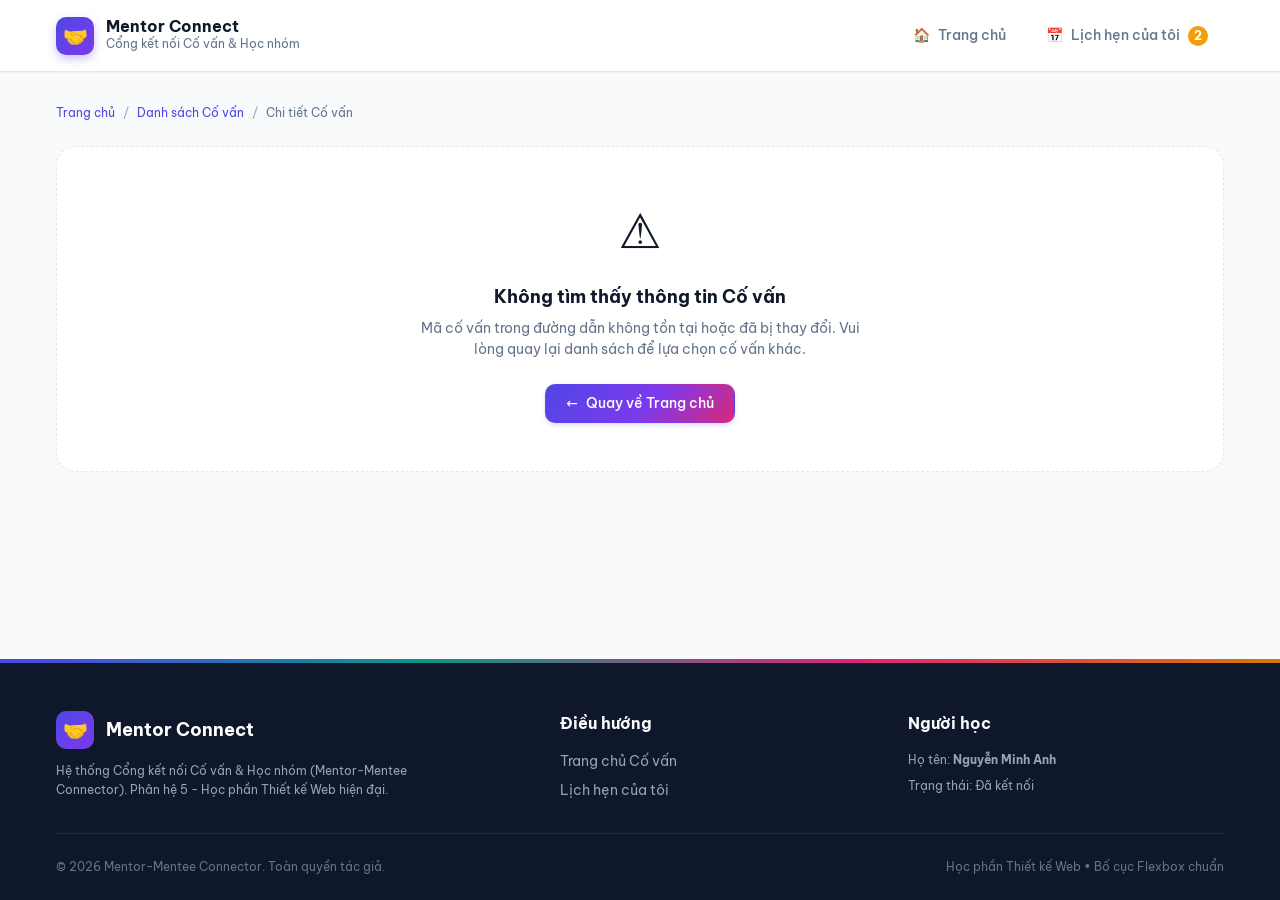
<file: mentor-mentee-connector/mentor-profile.html>
<!DOCTYPE html>
<html lang="vi">
<head>
  <meta charset="UTF-8">
  <meta name="viewport" content="width=device-width, initial-scale=1.0">
  <title>Hồ sơ Cố vấn - Mentor Connect</title>
  <meta name="description" content="Xem chi tiết thông tin chuyên môn, đánh giá 360 độ và chọn khung giờ đặt lịch cố vấn 1-1.">

  <!-- Google Fonts: Be Vietnam Pro -->
  <link rel="preconnect" href="https://fonts.googleapis.com">
  <link rel="preconnect" href="https://fonts.gstatic.com" crossorigin>
  <link href="https://fonts.googleapis.com/css2?family=Be+Vietnam+Pro:wght@400;500;600;700&display=swap" rel="stylesheet">

  <!-- CSS hệ thống -->
  <link rel="stylesheet" href="css/style.css">
</head>
<body>

  <!-- ==========================================================================
       HEADER & THANH ĐIỀU HƯỚNG CHUNG
       ========================================================================== -->
  <header class="c-header">
    <div class="l-container c-header__inner">
      <a href="index.html" class="c-logo" aria-label="Mentor Connect - Về trang chủ">
        <span class="c-logo__icon" aria-hidden="true">🤝</span>
        <div class="c-logo__text">
          <span class="c-logo__title">Mentor Connect</span>
          <span class="c-logo__sub">Cổng kết nối Cố vấn & Học nhóm</span>
        </div>
      </a>

      <!-- Nút Hamburger Menu trên di động -->
      <button type="button" class="c-hamburger js-hamburger-btn" aria-label="Mở menu điều hướng" aria-expanded="false" aria-controls="main-nav">
        <span class="c-hamburger__line"></span>
        <span class="c-hamburger__line"></span>
        <span class="c-hamburger__line"></span>
      </button>

      <!-- Navigation links -->
      <nav id="main-nav" class="c-nav js-nav-menu" aria-label="Thanh điều hướng chính">
        <ul class="c-nav__list">
          <li>
            <a href="index.html" class="c-nav__link">
              <span aria-hidden="true">🏠</span> Trang chủ
            </a>
          </li>
          <li>
            <a href="my-bookings.html" class="c-nav__link">
              <span aria-hidden="true">📅</span> Lịch hẹn của tôi
              <span class="c-nav__badge js-nav-upcoming-badge c-nav__badge--empty" aria-label="Số buổi sắp tới">0</span>
            </a>
          </li>
        </ul>
      </nav>
    </div>
  </header>

  <!-- ==========================================================================
       MAIN CONTENT: HỒ SƠ CHI TIẾT & ĐẶT LỊCH (BỐ CỤC 2 CỘT BẰNG FLEXBOX)
       ========================================================================== -->
  <main class="l-main">
    <div class="l-container">

      <!-- Breadcrumb điều hướng -->
      <nav class="c-breadcrumb" aria-label="Đường dẫn trang">
        <a href="index.html">Trang chủ</a>
        <span class="c-breadcrumb__sep" aria-hidden="true">/</span>
        <a href="index.html">Danh sách Cố vấn</a>
        <span class="c-breadcrumb__sep" aria-hidden="true">/</span>
        <span id="breadcrumb-current-mentor" aria-current="page">Chi tiết Cố vấn</span>
      </nav>

      <!-- Khối khi KHÔNG TÌM THẤY CỐ VẤN (Sai/Thiếu ID) -->
      <div id="mentor-not-found" class="c-empty-state" style="display: none;">
        <div class="c-empty-state__icon" aria-hidden="true">⚠️</div>
        <h2 class="c-empty-state__title">Không tìm thấy thông tin Cố vấn</h2>
        <p class="c-empty-state__desc">
          Mã cố vấn trong đường dẫn không tồn tại hoặc đã bị thay đổi. Vui lòng quay lại danh sách để lựa chọn cố vấn khác.
        </p>
        <a href="index.html" class="c-btn c-btn--primary">
          <span aria-hidden="true">←</span> Quay về Trang chủ
        </a>
      </div>

      <!-- Khối hiển thị hồ sơ 2 cột bằng Flexbox -->
      <div id="mentor-profile-content" class="l-profile-layout" style="display: none;">

        <!-- CỘT CHÍNH (BÊN TRÁI): THÔNG TIN, 360 REVIEW, LỊCH RẢNH -->
        <div class="l-profile-main">

          <!-- 1. Header Card: Avatar lớn, Tên, Chức danh, Kỹ năng, 4 chỉ số -->
          <article class="c-profile-header-card" aria-labelledby="mentor-name">
            <div class="c-profile-header-top">
              <div id="mentor-avatar-container"></div>
              <div style="flex: 1; min-width: 0;">
                <h1 id="mentor-name" class="c-hero__title" style="text-align: left; margin-bottom: 4px; font-size: var(--font-size-2xl);">
                  Tên Cố vấn
                </h1>
                <p id="mentor-title" style="font-size: var(--font-size-sm); color: var(--color-text-muted); margin-bottom: var(--spacing-3);">
                  Chức danh
                </p>
                <div class="c-skill-tags" id="mentor-skills-tags" aria-label="Kỹ năng chuyên môn">
                  <!-- Skills pills -->
                </div>
              </div>
            </div>

            <!-- 4 chỉ số nổi bật -->
            <div class="c-profile-stats-grid">
              <div class="c-stat-box">
                <div class="c-stat-box__val" id="stat-rating">5.0</div>
                <div class="c-stat-box__label">Điểm đánh giá</div>
              </div>
              <div class="c-stat-box">
                <div class="c-stat-box__val" id="stat-reviews">0</div>
                <div class="c-stat-box__label">Đánh giá 360°</div>
              </div>
              <div class="c-stat-box">
                <div class="c-stat-box__val" id="stat-experience">0 năm</div>
                <div class="c-stat-box__label">Kinh nghiệm</div>
              </div>
              <div class="c-stat-box">
                <div class="c-stat-box__val" id="stat-sessions">0</div>
                <div class="c-stat-box__label">Buổi đã dạy</div>
              </div>
            </div>
          </article>

          <!-- 2. Giới thiệu bản thân & Ngôn ngữ -->
          <section class="c-360-card" aria-labelledby="bio-heading">
            <h2 id="bio-heading" class="c-section-title">
              <span aria-hidden="true">📝</span> Giới thiệu bản thân & Phương châm cố vấn
            </h2>
            <p id="mentor-bio" style="font-size: var(--font-size-base); line-height: 1.7; color: var(--color-text-main); margin-bottom: var(--spacing-4);">
              Nội dung giới thiệu...
            </p>
            <div style="font-size: var(--font-size-sm); color: var(--color-text-muted);">
              <strong>Ngôn ngữ hỗ trợ:</strong> <span id="mentor-languages">Tiếng Việt</span>
            </div>
          </section>

          <!-- 3. Khối Đánh giá Năng lực 360° -->
          <section class="c-360-card" aria-labelledby="review-heading">
            <div class="l-flex l-justify-between l-items-center l-flex-wrap l-gap-4" style="margin-bottom: var(--spacing-6);">
              <h2 id="review-heading" class="c-section-title" style="margin-bottom: 0;">
                <span aria-hidden="true">🌟</span> Đánh giá Năng lực 360°
              </h2>
              <div class="l-flex l-items-center l-gap-2">
                <span class="c-star-rating" style="font-size: var(--font-size-xl);">
                  <span aria-hidden="true">★</span> <span id="avg-rating-badge">4.9</span> / 5.0
                </span>
                <span style="font-size: var(--font-size-sm); color: var(--color-text-muted);" id="total-reviews-count">
                  (46 đánh giá)
                </span>
              </div>
            </div>

            <!-- 4 thanh tiến trình theo ratingBreakdown -->
            <div class="c-360-breakdown" aria-label="Điểm chi tiết theo 4 tiêu chuẩn 360 độ">
              <div class="c-360-metric">
                <span class="c-360-metric__label">Chuyên môn</span>
                <div class="c-progress-bar">
                  <div class="c-progress-bar__fill" id="pb-expertise" style="width: 0%;"></div>
                </div>
                <span class="c-360-metric__val" id="val-expertise">5.0</span>
              </div>

              <div class="c-360-metric">
                <span class="c-360-metric__label">Giao tiếp</span>
                <div class="c-progress-bar">
                  <div class="c-progress-bar__fill" id="pb-communication" style="width: 0%;"></div>
                </div>
                <span class="c-360-metric__val" id="val-communication">4.8</span>
              </div>

              <div class="c-360-metric">
                <span class="c-360-metric__label">Đúng giờ</span>
                <div class="c-progress-bar">
                  <div class="c-progress-bar__fill" id="pb-punctuality" style="width: 0%;"></div>
                </div>
                <span class="c-360-metric__val" id="val-punctuality">4.9</span>
              </div>

              <div class="c-360-metric">
                <span class="c-360-metric__label">Hữu ích</span>
                <div class="c-progress-bar">
                  <div class="c-progress-bar__fill" id="pb-helpfulness" style="width: 0%;"></div>
                </div>
                <span class="c-360-metric__val" id="val-helpfulness">5.0</span>
              </div>
            </div>

            <!-- Danh sách các bài đánh giá chi tiết -->
            <h3 style="font-size: var(--font-size-base); font-weight: var(--font-weight-bold); margin-bottom: var(--spacing-4);">
              Phản hồi gần đây từ Người học & Đồng nghiệp
            </h3>
            <div class="c-reviews-list" id="reviews-list-container">
              <!-- Render động -->
            </div>
          </section>

          <!-- 4. Khối Lịch rảnh (Availability slots) - Flexbox Bắt buộc -->
          <section class="c-360-card" aria-labelledby="slots-heading" id="availability-section">
            <h2 id="slots-heading" class="c-section-title">
              <span aria-hidden="true">📅</span> Lịch rảnh trong tuần (Availability Slots)
            </h2>
            <p style="font-size: var(--font-size-sm); color: var(--color-text-muted); margin-bottom: var(--spacing-4);">
              Chọn một ngày và khung giờ bên dưới để đặt lịch hẹn cố vấn 1-1 (mỗi buổi kéo dài 60 phút).
            </p>

            <!-- Hàng tab 7 ngày tới (Flexbox cuộn ngang trên mobile) -->
            <div class="c-day-tabs" id="day-tabs-container" role="tablist" aria-label="Chọn ngày trong 7 ngày tới">
              <!-- Render động 7 ngày -->
            </div>

            <!-- Chú thích 4 trạng thái (Legend) -->
            <div class="c-slot-legend" style="margin-top: var(--spacing-4); margin-bottom: var(--spacing-4);" aria-label="Chú thích trạng thái khung giờ">
              <div class="c-slot-legend__item">
                <span class="c-slot-legend__sample c-slot-legend__sample--available"></span>
                <span>Còn trống (Chọn được)</span>
              </div>
              <div class="c-slot-legend__item">
                <span class="c-slot-legend__sample c-slot-legend__sample--selected"></span>
                <span>Đang chọn</span>
              </div>
              <div class="c-slot-legend__item">
                <span class="c-slot-legend__sample c-slot-legend__sample--booked"></span>
                <span>Đã kín / Đã đặt</span>
              </div>
              <div class="c-slot-legend__item">
                <span class="c-slot-legend__sample c-slot-legend__sample--past"></span>
                <span>Đã qua</span>
              </div>
            </div>

            <!-- Danh sách các khung giờ (Flexbox: flex-wrap, gap) -->
            <div class="c-slots-grid" id="slots-grid-container" role="group" aria-label="Khung giờ rảnh">
              <!-- Render các slot dạng button -->
            </div>

            <!-- Thông báo ngày không có lịch -->
            <div id="no-slots-day-message" style="display: none; padding: var(--spacing-6); text-align: center; color: var(--color-text-muted); font-size: var(--font-size-sm); background-color: var(--color-bg-body); border-radius: var(--radius-md);">
              <span aria-hidden="true">🛌</span> Cố vấn không có lịch rảnh vào ngày này. Vui lòng chọn một ngày khác phía trên.
            </div>
          </section>

        </div>

        <!-- CỘT PHẢI (ASIDE): KHỐI ĐẶT LỊCH HẸN (STICKY TRÊN DESKTOP) -->
        <aside class="l-profile-aside" aria-labelledby="booking-form-title">
          <div class="c-booking-aside">
            <h2 id="booking-form-title" class="c-booking-aside__title">
              <span aria-hidden="true">⚡</span> Đặt lịch Cố vấn 1-1
            </h2>

            <!-- Thông tin người học mặc định -->
            <div style="font-size: var(--font-size-xs); color: var(--color-text-muted); margin-bottom: var(--spacing-3);">
              Người học: <strong style="color: var(--color-text-main);">Nguyễn Minh Anh</strong> (Đại học Bách Khoa)
            </div>

            <!-- Tóm tắt slot đang chọn -->
            <div class="c-booking-slot-summary" id="slot-summary-box">
              <div class="c-booking-slot-summary__empty" id="slot-summary-empty">
                👉 Vui lòng chọn một khung giờ rảnh ở bảng bên trái.
              </div>
              <div id="slot-summary-selected" style="display: none;">
                <div style="font-weight: var(--font-weight-bold); color: var(--color-primary-dark); margin-bottom: 4px;" id="summary-datetime-text">
                  Thứ Hai, 17/11/2026
                </div>
                <div style="font-size: var(--font-size-xs); color: var(--color-text-muted);">
                  Thời lượng: <strong>60 phút</strong> (Phòng học trực tuyến)
                </div>
              </div>
            </div>

            <!-- Form điền thông tin đặt lịch -->
            <form id="booking-form" novalidate>
              
              <!-- Thông báo lỗi chung của form (role="alert" inline) -->
              <div id="form-general-error" class="c-form-error" style="display: none; padding: var(--spacing-3); background-color: var(--color-danger-light); border: 1px solid var(--color-danger-border); border-radius: var(--radius-md); margin-bottom: var(--spacing-4);" role="alert">
                <!-- Nội dung lỗi -->
              </div>

              <!-- Trường 1: Chủ đề trao đổi (Bắt buộc, 5-100 ký tự) -->
              <div class="c-form-group">
                <label for="topic-input" class="c-label">
                  <span>Chủ đề muốn trao đổi <span class="c-label__req">*</span></span>
                  <span style="font-size: 11px; color: var(--color-text-muted);">(5 - 100 ký tự)</span>
                </label>
                <input 
                  type="text" 
                  id="topic-input" 
                  class="c-input" 
                  placeholder="Ví dụ: Định hướng học Frontend, review portfolio..." 
                  maxlength="100"
                  required
                  aria-required="true"
                  aria-describedby="topic-error topic-hint"
                >
                <div id="topic-hint" class="c-form-hint">
                  <span>Nêu ngắn gọn nội dung bạn cần hỗ trợ</span>
                  <span id="topic-char-count">0/100</span>
                </div>
                <div id="topic-error" class="c-form-error" style="display: none;" role="alert"></div>
              </div>

              <!-- Trường 2: Ghi chú thêm (Tối đa 300 ký tự) -->
              <div class="c-form-group">
                <label for="note-input" class="c-label">
                  <span>Ghi chú thêm cho Cố vấn</span>
                  <span style="font-size: 11px; color: var(--color-text-muted);">(Không bắt buộc)</span>
                </label>
                <textarea 
                  id="note-input" 
                  class="c-textarea" 
                  placeholder="Đính kèm link dự án, bài tập hoặc các câu hỏi cụ thể bạn đã chuẩn bị trước..." 
                  maxlength="300"
                  aria-describedby="note-hint"
                ></textarea>
                <div id="note-hint" class="c-form-hint">
                  <span>Tối đa 300 ký tự</span>
                  <span id="note-char-count">0/300</span>
                </div>
              </div>

              <!-- Nút xác nhận đặt lịch (disabled khi chưa chọn slot) -->
              <button 
                type="submit" 
                class="c-btn c-btn--primary c-btn--lg c-btn--full" 
                id="submit-booking-btn" 
                disabled 
                aria-disabled="true"
              >
                <span aria-hidden="true">✔</span> Xác nhận đặt lịch
              </button>

              <p style="font-size: 11px; color: var(--color-text-muted); text-align: center; margin-top: var(--spacing-3); line-height: 1.4;">
                🛡️ Hệ thống tự động kiểm tra trùng lịch và kích hoạt phòng học trực tuyến ngay khi xác nhận.
              </p>
            </form>
          </div>
        </aside>

      </div>
    </div>
  </main>

  <!-- ==========================================================================
       MODAL THÀNH CÔNG: ĐẶT LỊCH THÀNH CÔNG (TẬP TRUNG FOCUS & TRẢ FOCUS)
       ========================================================================== -->
  <div id="booking-success-modal" class="c-modal-backdrop" aria-hidden="true">
    <div class="c-modal" role="dialog" aria-modal="true" aria-labelledby="success-modal-title">
      <div class="c-modal__header" style="background-color: var(--color-success-light); border-bottom-color: var(--color-success-border);">
        <h3 class="c-modal__title" id="success-modal-title" style="color: #065f46;">
          <span aria-hidden="true">🎉</span> Đặt lịch hẹn thành công!
        </h3>
        <button type="button" class="c-modal__close-btn" data-close-modal aria-label="Đóng hộp thoại">✕</button>
      </div>

      <div class="c-modal__body">
        <p style="font-size: var(--font-size-sm); color: var(--color-text-muted); margin-bottom: var(--spacing-4);">
          Lịch hẹn cố vấn 1-1 của bạn đã được ghi nhận vào hệ thống. Bạn có thể vào phòng học trực tuyến đúng giờ hẹn.
        </p>

        <div style="background-color: var(--color-bg-body); border: 1px solid var(--color-border); border-radius: var(--radius-md); padding: var(--spacing-4); font-size: var(--font-size-sm); display: flex; flex-direction: column; gap: var(--spacing-2);">
          <div><strong>Mã lịch hẹn:</strong> <code id="modal-booking-id" style="color: var(--color-primary); font-weight: bold;">BK-12345</code></div>
          <div class="l-flex l-items-center l-gap-3" style="margin: var(--spacing-1) 0;">
            <div id="modal-mentor-avatar"></div>
            <div><strong>Cố vấn:</strong> <span id="modal-mentor-name">Trần Hoàng Nam</span></div>
          </div>
          <div><strong>Thời gian:</strong> <span id="modal-datetime">Thứ Hai, 17/11/2026 (19:00 - 20:00)</span></div>
          <div><strong>Chủ đề:</strong> <span id="modal-topic">Review portfolio</span></div>
          <div><strong>Đường dẫn phòng học demo:</strong> <br><a id="modal-meeting-link" href="#" target="_blank" style="word-break: break-all; font-size: var(--font-size-xs);">https://meet.example.com/mmc-xxxxx</a></div>
        </div>
      </div>

      <div class="c-modal__footer">
        <button type="button" class="c-btn c-btn--secondary" data-close-modal id="continue-browsing-btn">
          Tiếp tục xem hồ sơ
        </button>
        <a href="my-bookings.html" class="c-btn c-btn--primary" id="view-my-bookings-btn">
          <span aria-hidden="true">📅</span> Xem lịch hẹn của tôi
        </a>
      </div>
    </div>
  </div>

  <!-- ==========================================================================
       FOOTER DÙNG CHUNG
       ========================================================================== -->
  <footer class="c-footer">
    <div class="l-container">
      <div class="c-footer__grid">
        <div class="c-footer__col" style="flex: 2 1 320px;">
          <div class="c-logo" style="margin-bottom: var(--spacing-3); color: #ffffff;">
            <span class="c-logo__icon" style="box-shadow: none;" aria-hidden="true">🤝</span>
            <span class="c-logo__title" style="color: #ffffff; font-size: var(--font-size-lg);">Mentor Connect</span>
          </div>
          <p style="font-size: var(--font-size-xs); line-height: 1.6; max-width: 380px;">
            Hệ thống Cổng kết nối Cố vấn & Học nhóm (Mentor-Mentee Connector). Phân hệ 5 - Học phần Thiết kế Web hiện đại.
          </p>
        </div>

        <div class="c-footer__col">
          <h4 class="c-footer__title">Điều hướng</h4>
          <ul class="c-footer__links">
            <li><a href="index.html" class="c-footer__link">Trang chủ Cố vấn</a></li>
            <li><a href="my-bookings.html" class="c-footer__link">Lịch hẹn của tôi</a></li>
          </ul>
        </div>

        <div class="c-footer__col">
          <h4 class="c-footer__title">Người học</h4>
          <ul class="c-footer__links" style="font-size: var(--font-size-xs);">
            <li>Họ tên: <strong>Nguyễn Minh Anh</strong></li>
            <li>Trạng thái: Đã kết nối</li>
          </ul>
        </div>
      </div>

      <div class="c-footer__bottom">
        <div>&copy; 2026 Mentor-Mentee Connector. Toàn quyền tác giả.</div>
        <div>Học phần Thiết kế Web • Bố cục Flexbox chuẩn</div>
      </div>
    </div>
  </footer>

  <!-- ==========================================================================
       SCRIPTS: data.js -> utils.js -> storage.js -> common.js -> profile.js
       ========================================================================== -->
  <script src="js/data.js"></script>
  <script src="js/utils.js"></script>
  <script src="js/storage.js"></script>
  <script src="js/common.js"></script>
  <script src="js/profile.js"></script>

</body>
</html>
</file>
<file: mentor-mentee-connector/css/style.css>
/**
 * HỆ THỐNG GIAO DIỆN CHÍNH (MAIN STYLESHEET)
 * Cổng kết nối Cố vấn & Học nhóm (Mentor-Mentee Connector)
 * Tuân thủ phương pháp BEM, sử dụng CSS Variables và Flexbox toàn diện.
 * Không dùng !important, chuẩn WCAG AA.
 */

/* ==========================================================================
   1. DESIGN TOKENS & CSS VARIABLES
   ========================================================================== */
:root {
  /* Màu chủ đạo & Thương hiệu */
  --color-primary: #4f46e5;
  --color-primary-hover: #4338ca;
  --color-primary-light: #eef2ff;
  --color-primary-dark: #3730a3;

  /* Màu bổ trợ & Nhấn (Warm CTA) */
  --color-accent: #f59e0b;
  --color-accent-hover: #d97706;
  --color-accent-light: #fef3c7;

  /* Màu phản hồi trạng thái */
  --color-success: #10b981;
  --color-success-light: #ecfdf5;
  --color-success-border: #a7f3d0;
  
  --color-danger: #ef4444;
  --color-danger-light: #fef2f2;
  --color-danger-border: #fecaca;
  
  --color-warning: #f59e0b;
  --color-warning-light: #fffbeb;
  --color-warning-border: #fde68a;

  --color-info: #0ea5e9;
  --color-info-light: #f0f9ff;
  --color-info-border: #bae6fd;

  /* Gam màu trung tính (Neutral Gray) */
  --color-bg-body: #f8fafc;
  --color-bg-surface: #ffffff;
  --color-bg-subtle: #f1f5f9;
  --color-border: #e2e8f0;
  --color-border-subtle: #cbd5e1;

  --color-text-main: #0f172a;
  --color-text-muted: #64748b;
  --color-text-subtle: #94a3b8;
  --color-text-inverse: #ffffff;

  /* Bảng màu bổ trợ chủ đề học tập */
  --study-blue: #4f46e5;
  --study-blue-soft: #e0e7ff;
  --study-blue-ink: #3730a3;
  --study-mint: #0d9488;
  --study-mint-soft: #ccfbf1;
  --study-mint-ink: #115e59;
  --study-pink: #db2777;
  --study-pink-soft: #fce7f3;
  --study-pink-ink: #9d174d;
  --study-amber: #d97706;
  --study-amber-soft: #fef3c7;
  --study-amber-ink: #92400e;
  --grad-brand: linear-gradient(135deg, #4f46e5 0%, #7c3aed 55%, #db2777 100%);

  /* Typography */
  --font-family-base: 'Be Vietnam Pro', system-ui, -apple-system, BlinkMacSystemFont, 'Segoe UI', Roboto, Helvetica, Arial, sans-serif;
  --font-family-mono: ui-monospace, SFMono-Regular, Menlo, Monaco, Consolas, monospace;

  --font-size-xs: 0.75rem;    /* 12px */
  --font-size-sm: 0.875rem;   /* 14px */
  --font-size-base: 1rem;     /* 16px */
  --font-size-lg: 1.125rem;   /* 18px */
  --font-size-xl: 1.25rem;    /* 20px */
  --font-size-2xl: 1.5rem;    /* 24px */
  --font-size-3xl: 1.875rem;  /* 30px */
  --font-size-4xl: 2.25rem;   /* 36px */

  --font-weight-regular: 400;
  --font-weight-medium: 500;
  --font-weight-semibold: 600;
  --font-weight-bold: 700;

  --line-height-tight: 1.25;
  --line-height-normal: 1.5;
  --line-height-relaxed: 1.625;

  /* Hệ thống khoảng cách (Spacing - bội số 4/8px) */
  --spacing-1: 0.25rem;  /* 4px */
  --spacing-2: 0.5rem;   /* 8px */
  --spacing-3: 0.75rem;  /* 12px */
  --spacing-4: 1rem;     /* 16px */
  --spacing-5: 1.25rem;  /* 20px */
  --spacing-6: 1.5rem;   /* 24px */
  --spacing-8: 2rem;     /* 32px */
  --spacing-10: 2.5rem;  /* 40px */
  --spacing-12: 3rem;    /* 48px */
  --spacing-16: 4rem;    /* 64px */

  /* Bán kính bo góc (Border Radius) */
  --radius-sm: 6px;
  --radius-md: 10px;
  --radius-lg: 14px;
  --radius-xl: 20px;
  --radius-full: 9999px;

  /* Bóng đổ (Box Shadows) */
  --shadow-sm: 0 1px 2px 0 rgba(0, 0, 0, 0.05);
  --shadow-md: 0 4px 6px -1px rgba(0, 0, 0, 0.07), 0 2px 4px -2px rgba(0, 0, 0, 0.05);
  --shadow-lg: 0 10px 15px -3px rgba(0, 0, 0, 0.08), 0 4px 6px -4px rgba(0, 0, 0, 0.04);
  --shadow-xl: 0 20px 25px -5px rgba(0, 0, 0, 0.1), 0 8px 10px -6px rgba(0, 0, 0, 0.05);
  --shadow-card-hover: 0 12px 24px -4px rgba(79, 70, 229, 0.12), 0 4px 8px -2px rgba(0, 0, 0, 0.06);

  /* Hiệu ứng chuyển động (Transitions) */
  --transition-fast: 150ms cubic-bezier(0.4, 0, 0.2, 1);
  --transition-normal: 200ms cubic-bezier(0.4, 0, 0.2, 1);
  --transition-slow: 300ms cubic-bezier(0.4, 0, 0.2, 1);

  /* Kích thước layout */
  --container-max-width: 1200px;
  --navbar-height: 72px;
}

/* ==========================================================================
   2. RESET & BASE STYLES
   ========================================================================== */
*, *::before, *::after {
  box-sizing: border-box;
  margin: 0;
  padding: 0;
}

html {
  font-size: 16px;
  scroll-behavior: smooth;
  -webkit-text-size-adjust: 100%;
}

body {
  font-family: var(--font-family-base);
  font-size: var(--font-size-base);
  font-weight: var(--font-weight-regular);
  line-height: var(--line-height-normal);
  color: var(--color-text-main);
  background-color: var(--color-bg-body);
  min-height: 100vh;
  display: flex;
  flex-direction: column;
}

img, svg {
  display: block;
  max-width: 100%;
}

a {
  color: var(--color-primary);
  text-decoration: none;
  transition: color var(--transition-fast);
}

a:hover {
  color: var(--color-primary-hover);
}

button, input, textarea, select {
  font: inherit;
  color: inherit;
}

button {
  background: none;
  border: none;
  cursor: pointer;
}

/* Trạng thái focus-visible chuẩn cho trải nghiệm bàn phím */
:focus-visible {
  outline: 3px solid rgba(79, 70, 229, 0.5);
  outline-offset: 2px;
}

/* Tôn trọng người dùng chọn giảm chuyển động (hoàn toàn không dùng !important) */
@media (prefers-reduced-motion: reduce) {
  *, *::before, *::after {
    animation-duration: 0.01ms;
    animation-iteration-count: 1;
    transition-duration: 0.01ms;
    scroll-behavior: auto;
  }
}

/* ==========================================================================
   3. BỐ CỤC CHUNG BẰNG FLEXBOX (LAYOUT HELPERS)
   ========================================================================== */
.l-container {
  width: 100%;
  max-width: var(--container-max-width);
  margin-left: auto;
  margin-right: auto;
  padding-left: var(--spacing-4);
  padding-right: var(--spacing-4);
}

.l-main {
  flex: 1 0 auto;
  padding-top: var(--spacing-8);
  padding-bottom: var(--spacing-16);
}

/* Flexbox utilities */
.l-flex {
  display: flex;
}

.l-flex-col {
  display: flex;
  flex-direction: column;
}

.l-flex-wrap {
  flex-wrap: wrap;
}

.l-items-center {
  align-items: center;
}

.l-items-start {
  align-items: flex-start;
}

.l-justify-between {
  justify-content: space-between;
}

.l-justify-center {
  justify-content: center;
}

.l-gap-1 { gap: var(--spacing-1); }
.l-gap-2 { gap: var(--spacing-2); }
.l-gap-3 { gap: var(--spacing-3); }
.l-gap-4 { gap: var(--spacing-4); }
.l-gap-6 { gap: var(--spacing-6); }
.l-gap-8 { gap: var(--spacing-8); }

/* Bố cục lưới Profile 2 cột bằng Flexbox */
.l-profile-layout {
  display: flex;
  flex-direction: column;
  gap: var(--spacing-8);
}

@media (min-width: 1024px) {
  .l-profile-layout {
    flex-direction: row;
    align-items: flex-start;
  }

  .l-profile-main {
    flex: 1 1 65%;
    min-width: 0;
  }

  .l-profile-aside {
    flex: 0 0 35%;
    position: sticky;
    top: calc(var(--navbar-height) + var(--spacing-4));
  }
}

/* ==========================================================================
   4. THANH ĐIỀU HƯỚNG CHUNG (NAVBAR COMPONENT)
   ========================================================================== */
.c-header {
  position: sticky;
  top: 0;
  z-index: 100;
  background-color: var(--color-bg-surface);
  border-bottom: 1px solid var(--color-border);
  box-shadow: var(--shadow-sm);
  height: var(--navbar-height);
}

.c-header__inner {
  display: flex;
  align-items: center;
  justify-content: space-between;
  height: 100%;
}

.c-logo {
  display: flex;
  align-items: center;
  gap: var(--spacing-3);
  font-weight: var(--font-weight-bold);
  font-size: var(--font-size-lg);
  color: var(--color-text-main);
  text-decoration: none;
}

.c-logo:hover {
  color: var(--color-primary);
}

.c-logo__icon {
  width: 38px;
  height: 38px;
  border-radius: var(--radius-md);
  background: linear-gradient(135deg, var(--color-primary) 0%, #7c3aed 100%);
  color: var(--color-text-inverse);
  display: flex;
  align-items: center;
  justify-content: center;
  font-size: var(--font-size-xl);
  box-shadow: 0 4px 10px rgba(79, 70, 229, 0.3);
}

.c-logo__text {
  display: flex;
  flex-direction: column;
}

.c-logo__title {
  font-size: var(--font-size-base);
  font-weight: var(--font-weight-bold);
  line-height: 1.1;
  color: var(--color-text-main);
}

.c-logo__sub {
  font-size: var(--font-size-xs);
  color: var(--color-text-muted);
  font-weight: var(--font-weight-regular);
}

/* Navigation Links */
.c-nav {
  display: flex;
  align-items: center;
  gap: var(--spacing-2);
}

.c-nav__list {
  display: flex;
  align-items: center;
  list-style: none;
  gap: var(--spacing-2);
}

.c-nav__link {
  display: flex;
  align-items: center;
  gap: var(--spacing-2);
  padding: var(--spacing-2) var(--spacing-4);
  font-size: var(--font-size-sm);
  font-weight: var(--font-weight-medium);
  color: var(--color-text-muted);
  border-radius: var(--radius-md);
  transition: all var(--transition-fast);
  text-decoration: none;
  position: relative;
}

.c-nav__link:hover {
  color: var(--color-primary);
  background-color: var(--color-primary-light);
}

.c-nav__link--active {
  color: var(--color-primary);
  background-color: var(--color-primary-light);
  font-weight: var(--font-weight-semibold);
}

.c-nav__badge {
  display: inline-flex;
  align-items: center;
  justify-content: center;
  min-width: 20px;
  height: 20px;
  padding: 0 6px;
  font-size: var(--font-size-xs);
  font-weight: var(--font-weight-bold);
  color: var(--color-text-inverse);
  background-color: var(--color-accent);
  border-radius: var(--radius-full);
  line-height: 1;
}

.c-nav__badge--empty {
  display: none;
}

/* Hamburger toggle trên Mobile */
.c-hamburger {
  display: none;
  flex-direction: column;
  justify-content: space-around;
  width: 36px;
  height: 36px;
  padding: 6px;
  border-radius: var(--radius-sm);
  background-color: transparent;
  border: 1px solid var(--color-border);
}

.c-hamburger__line {
  width: 100%;
  height: 2px;
  background-color: var(--color-text-main);
  border-radius: 2px;
  transition: all var(--transition-fast);
}

@media (max-width: 767px) {
  .c-hamburger {
    display: flex;
  }

  .c-nav {
    position: absolute;
    top: var(--navbar-height);
    left: 0;
    right: 0;
    background-color: var(--color-bg-surface);
    border-bottom: 1px solid var(--color-border);
    box-shadow: var(--shadow-lg);
    padding: var(--spacing-4);
    display: none;
    flex-direction: column;
    align-items: stretch;
  }

  .c-nav--open {
    display: flex;
  }

  .c-nav__list {
    flex-direction: column;
    align-items: stretch;
    width: 100%;
    gap: var(--spacing-2);
  }

  .c-nav__link {
    justify-content: space-between;
    padding: var(--spacing-3) var(--spacing-4);
    font-size: var(--font-size-base);
  }
}

/* ==========================================================================
   5. NÚT BẤM VÀ ĐIỀU KHIỂN FORM (BUTTONS & FORM CONTROLS)
   ========================================================================== */
.c-btn {
  display: inline-flex;
  align-items: center;
  justify-content: center;
  gap: var(--spacing-2);
  padding: 0.625rem 1.25rem;
  font-size: var(--font-size-sm);
  font-weight: var(--font-weight-medium);
  border-radius: var(--radius-md);
  border: 1px solid transparent;
  cursor: pointer;
  text-decoration: none;
  transition: all var(--transition-fast);
  white-space: nowrap;
  line-height: 1.2;
}

.c-btn:disabled, .c-btn[aria-disabled="true"] {
  opacity: 0.6;
  cursor: not-allowed;
  pointer-events: none;
}

.c-btn--primary {
  background-color: var(--color-primary);
  background-image: var(--grad-brand);
  color: var(--color-text-inverse);
  box-shadow: 0 2px 4px rgba(79, 70, 229, 0.2);
}

.c-btn--primary:hover:not(:disabled) {
  background-color: var(--color-primary-hover);
  color: var(--color-text-inverse);
  box-shadow: 0 6px 14px rgba(124, 58, 237, 0.35);
  transform: translateY(-1px);
}

.c-btn--primary:active:not(:disabled) {
  transform: translateY(0);
}

.c-btn--accent {
  background-color: var(--color-accent);
  color: var(--color-text-main);
  font-weight: var(--font-weight-semibold);
  box-shadow: 0 2px 4px rgba(245, 158, 11, 0.2);
}

.c-btn--accent:hover:not(:disabled) {
  background-color: var(--color-accent-hover);
  color: var(--color-text-inverse);
  transform: translateY(-1px);
}

.c-btn--secondary {
  background-color: var(--color-bg-subtle);
  color: var(--color-text-main);
  border-color: var(--color-border);
}

.c-btn--secondary:hover:not(:disabled) {
  background-color: #e2e8f0;
  color: var(--color-text-main);
}

.c-btn--outline {
  background-color: transparent;
  color: var(--color-primary);
  border-color: var(--color-primary);
}

.c-btn--outline:hover:not(:disabled) {
  background-color: var(--color-primary-light);
}

.c-btn--danger-outline {
  background-color: transparent;
  color: var(--color-danger);
  border-color: var(--color-danger-border);
}

.c-btn--danger-outline:hover:not(:disabled) {
  background-color: var(--color-danger-light);
  border-color: var(--color-danger);
}

.c-btn--danger {
  background-color: var(--color-danger);
  color: var(--color-text-inverse);
}

.c-btn--danger:hover:not(:disabled) {
  background-color: #dc2626;
}

.c-btn--sm {
  padding: 0.4rem 0.75rem;
  font-size: var(--font-size-xs);
  border-radius: var(--radius-sm);
}

.c-btn--lg {
  padding: 0.875rem 1.5rem;
  font-size: var(--font-size-base);
  font-weight: var(--font-weight-semibold);
  border-radius: var(--radius-lg);
}

.c-btn--full {
  width: 100%;
}

/* Nhóm form input */
.c-form-group {
  display: flex;
  flex-direction: column;
  gap: var(--spacing-2);
  margin-bottom: var(--spacing-4);
}

.c-label {
  font-size: var(--font-size-sm);
  font-weight: var(--font-weight-medium);
  color: var(--color-text-main);
  display: flex;
  align-items: center;
  justify-content: space-between;
}

.c-label__req {
  color: var(--color-danger);
  margin-left: var(--spacing-1);
}

.c-input, .c-textarea, .c-select {
  width: 100%;
  padding: 0.625rem 0.875rem;
  font-size: var(--font-size-sm);
  background-color: var(--color-bg-surface);
  border: 1px solid var(--color-border);
  border-radius: var(--radius-md);
  color: var(--color-text-main);
  transition: border-color var(--transition-fast), box-shadow var(--transition-fast);
}

.c-input:hover, .c-textarea:hover, .c-select:hover {
  border-color: var(--color-border-subtle);
}

.c-input:focus, .c-textarea:focus, .c-select:focus {
  border-color: var(--color-primary);
  box-shadow: 0 0 0 3px rgba(79, 70, 229, 0.15);
  outline: none;
}

.c-input--error, .c-textarea--error {
  border-color: var(--color-danger);
  background-color: #fffbfa;
}

.c-input--error:focus, .c-textarea--error:focus {
  border-color: var(--color-danger);
  box-shadow: 0 0 0 3px rgba(239, 68, 68, 0.15);
}

.c-textarea {
  min-height: 90px;
  resize: vertical;
}

.c-form-hint {
  font-size: var(--font-size-xs);
  color: var(--color-text-muted);
  display: flex;
  justify-content: space-between;
}

.c-form-error {
  font-size: var(--font-size-xs);
  color: var(--color-danger);
  font-weight: var(--font-weight-medium);
  margin-top: var(--spacing-1);
  display: flex;
  align-items: center;
  gap: var(--spacing-1);
}

/* ==========================================================================
   6. BỘ LỌC CHIP & SKILLS TAGS (FLEXBOX BẮT BUỘC)
   ========================================================================== */
.c-chip-group {
  display: flex;
  flex-wrap: wrap;
  gap: var(--spacing-2);
  align-items: center;
  margin-bottom: var(--spacing-6);
}

.c-chip {
  display: inline-flex;
  align-items: center;
  padding: 0.4rem 0.875rem;
  font-size: var(--font-size-xs);
  font-weight: var(--font-weight-medium);
  color: var(--color-text-muted);
  background-color: var(--color-bg-surface);
  border: 1px solid var(--color-border);
  border-radius: var(--radius-full);
  cursor: pointer;
  transition: all var(--transition-fast);
  user-select: none;
}

.c-chip:hover {
  border-color: var(--color-primary);
  color: var(--color-primary);
  background-color: var(--color-primary-light);
}

.c-chip[aria-pressed="true"], .c-chip--active {
  background-color: var(--color-primary);
  background-image: var(--grad-brand);
  color: var(--color-text-inverse);
  border-color: transparent;
  box-shadow: 0 2px 4px rgba(79, 70, 229, 0.25);
  font-weight: var(--font-weight-semibold);
}

/* Nhãn kỹ năng (Skills Tags dạng pill): Flexbox flex-wrap */
.c-skill-tags {
  display: flex;
  flex-wrap: wrap;
  gap: var(--spacing-2);
  align-items: center;
}

.c-skill-tag {
  display: inline-flex;
  align-items: center;
  padding: 0.25rem 0.625rem;
  font-size: var(--font-size-xs);
  font-weight: var(--font-weight-medium);
  color: var(--color-primary-dark);
  background-color: var(--color-primary-light);
  border-radius: var(--radius-full);
  border: 1px solid transparent;
  line-height: 1.2;
  transition: all var(--transition-fast);
}

/* Kỹ năng đang được tìm kiếm hoặc lọc sẽ được tô nổi bật */
.c-skill-tag--highlight {
  background: linear-gradient(135deg, #fef3c7 0%, #fde68a 100%);
  color: #92400e;
  border: 1px solid #f59e0b;
  font-weight: var(--font-weight-bold);
  box-shadow: 0 1px 3px rgba(245, 158, 11, 0.2);
}

/* Màu xoay vòng cho các kỹ năng phong cách hiện đại */
.c-skill-tags .c-skill-tag:not(.c-skill-tag--highlight):nth-child(4n+2) {
  background-color: var(--study-mint-soft);
  color: var(--study-mint-ink);
}

.c-skill-tags .c-skill-tag:not(.c-skill-tag--highlight):nth-child(4n+3) {
  background-color: var(--study-pink-soft);
  color: var(--study-pink-ink);
}

.c-skill-tags .c-skill-tag:not(.c-skill-tag--highlight):nth-child(4n+4) {
  background-color: var(--study-amber-soft);
  color: var(--study-amber-ink);
}

/* ==========================================================================
   7. LỊCH RẢNH (AVAILABILITY SLOTS) BẰNG FLEXBOX
   Có đủ 4 trạng thái, phân biệt bằng màu + họa tiết/biểu tượng
   ========================================================================== */
.c-slots-container {
  display: flex;
  flex-direction: column;
  gap: var(--spacing-4);
}

/* Hàng tab ngày 7 ngày tới (Flexbox cuộn ngang trên mobile) */
.c-day-tabs {
  display: flex;
  gap: var(--spacing-2);
  overflow-x: auto;
  padding-bottom: var(--spacing-2);
  scroll-snap-type: x mandatory;
  -webkit-overflow-scrolling: touch;
}

.c-day-tabs::-webkit-scrollbar {
  height: 4px;
}

.c-day-tabs::-webkit-scrollbar-thumb {
  background: var(--color-border-subtle);
  border-radius: var(--radius-full);
}

.c-day-tab {
  flex: 0 0 auto;
  display: flex;
  flex-direction: column;
  align-items: center;
  justify-content: center;
  min-width: 100px;
  padding: var(--spacing-2) var(--spacing-3);
  background-color: var(--color-bg-surface);
  border: 1px solid var(--color-border);
  border-radius: var(--radius-md);
  cursor: pointer;
  transition: all var(--transition-fast);
  scroll-snap-align: start;
}

.c-day-tab:hover {
  border-color: var(--color-primary);
  background-color: var(--color-primary-light);
}

.c-day-tab[aria-selected="true"], .c-day-tab--active {
  background-color: var(--color-primary);
  border-color: var(--color-primary);
  color: var(--color-text-inverse);
  box-shadow: 0 4px 8px rgba(79, 70, 229, 0.25);
}

.c-day-tab__dow {
  font-size: var(--font-size-xs);
  font-weight: var(--font-weight-medium);
  text-transform: uppercase;
  letter-spacing: 0.5px;
}

.c-day-tab__date {
  font-size: var(--font-size-sm);
  font-weight: var(--font-weight-bold);
  margin-top: 2px;
}

.c-day-tab__badge {
  font-size: 10px;
  font-weight: var(--font-weight-bold);
  padding: 1px 6px;
  border-radius: var(--radius-full);
  margin-top: 4px;
  background-color: var(--color-accent-light);
  color: #92400e;
}

.c-day-tab[aria-selected="true"] .c-day-tab__badge {
  background-color: var(--color-text-inverse);
  color: var(--color-primary);
}

/* Khối danh sách các khung giờ: Flexbox, flex-wrap, gap */
.c-slots-grid {
  display: flex;
  flex-wrap: wrap;
  gap: var(--spacing-3);
  align-items: center;
}

/* Nút Slot chung */
.c-slot {
  display: inline-flex;
  align-items: center;
  justify-content: center;
  gap: var(--spacing-2);
  min-width: 140px;
  padding: 0.625rem 1rem;
  font-size: var(--font-size-sm);
  font-weight: var(--font-weight-medium);
  border-radius: var(--radius-md);
  border: 1.5px solid transparent;
  cursor: pointer;
  transition: all var(--transition-fast);
  user-select: none;
  position: relative;
}

.c-slot__icon {
  font-size: 14px;
}

/* Trạng thái 1: Còn trống (Available) */
.c-slot--available {
  background-color: var(--color-bg-surface);
  border-color: var(--color-border);
  color: var(--color-text-main);
  box-shadow: var(--shadow-sm);
}

.c-slot--available:hover {
  border-color: var(--color-primary);
  color: var(--color-primary);
  background-color: var(--color-primary-light);
  transform: translateY(-2px);
  box-shadow: 0 4px 6px rgba(79, 70, 229, 0.12);
}

/* Trạng thái 2: Đang chọn (Selected) */
.c-slot--selected {
  background-color: var(--color-primary);
  border-color: var(--color-primary-dark);
  color: var(--color-text-inverse);
  font-weight: var(--font-weight-semibold);
  box-shadow: 0 4px 10px rgba(79, 70, 229, 0.35);
  transform: translateY(-1px);
}

/* Trạng thái 3: Đã kín (Booked / Disabled) */
.c-slot--booked {
  background-color: #f1f5f9;
  border-color: #cbd5e1;
  border-style: dashed;
  color: #94a3b8;
  cursor: not-allowed;
  text-decoration: line-through;
  opacity: 0.8;
}

.c-slot--booked .c-slot__badge {
  font-size: 10px;
  background-color: #e2e8f0;
  color: #64748b;
  padding: 1px 4px;
  border-radius: 4px;
  text-decoration: none;
  margin-left: 2px;
}

/* Trạng thái 4: Đã qua (Past / Disabled) */
.c-slot--past {
  background-color: #f8fafc;
  border-color: #e2e8f0;
  color: #cbd5e1;
  cursor: not-allowed;
  opacity: 0.55;
}

/* Chú thích trạng thái (Legend) */
.c-slot-legend {
  display: flex;
  flex-wrap: wrap;
  gap: var(--spacing-4);
  align-items: center;
  padding: var(--spacing-3) var(--spacing-4);
  background-color: var(--color-bg-subtle);
  border-radius: var(--radius-md);
  font-size: var(--font-size-xs);
  color: var(--color-text-muted);
}

.c-slot-legend__item {
  display: flex;
  align-items: center;
  gap: var(--spacing-2);
}

.c-slot-legend__sample {
  width: 14px;
  height: 14px;
  border-radius: 3px;
  border: 1px solid transparent;
}

.c-slot-legend__sample--available {
  background-color: var(--color-bg-surface);
  border-color: var(--color-border);
}

.c-slot-legend__sample--selected {
  background-color: var(--color-primary);
}

.c-slot-legend__sample--booked {
  background-color: #f1f5f9;
  border-color: #cbd5e1;
  border-style: dashed;
}

.c-slot-legend__sample--past {
  background-color: #f8fafc;
  border-color: #e2e8f0;
  opacity: 0.55;
}

/* ==========================================================================
   8. THẺ CỐ VẤN & DANH SÁCH (MENTOR CARDS LIST)
   Bắt buộc dùng Flexbox co giãn 3 cột (desktop) / 2 cột (tablet) / 1 cột (mobile)
   ========================================================================== */
.c-mentor-list {
  display: flex;
  flex-wrap: wrap;
  gap: var(--spacing-6);
  margin-top: var(--spacing-6);
}

.c-mentor-card-wrapper {
  flex: 1 1 100%; /* Mobile: 1 cột */
  display: flex;
}

@media (min-width: 640px) {
  .c-mentor-card-wrapper {
    flex: 1 1 calc(50% - var(--spacing-6)); /* Tablet: 2 cột */
    max-width: calc(50% - (var(--spacing-6) / 2));
  }
}

@media (min-width: 1024px) {
  .c-mentor-card-wrapper {
    flex: 1 1 calc(33.333% - var(--spacing-6)); /* Desktop: 3 cột */
    max-width: calc(33.333% - (var(--spacing-6) * 2 / 3));
  }
}

/* Thẻ Cố vấn (article) */
.c-mentor-card {
  width: 100%;
  display: flex;
  flex-direction: column;
  background-color: var(--color-bg-surface);
  border: 1px solid var(--color-border);
  border-radius: var(--radius-lg);
  padding: var(--spacing-6);
  box-shadow: var(--shadow-sm);
  transition: transform var(--transition-normal), box-shadow var(--transition-normal), border-color var(--transition-normal);
  position: relative;
  overflow: hidden;
}

.c-mentor-card::before {
  content: "";
  position: absolute;
  inset: 0 0 auto 0;
  height: 4px;
  background: var(--color-primary);
}

.c-mentor-card-wrapper:nth-child(4n+2) .c-mentor-card::before { background: var(--study-mint); }
.c-mentor-card-wrapper:nth-child(4n+3) .c-mentor-card::before { background: var(--study-pink); }
.c-mentor-card-wrapper:nth-child(4n+4) .c-mentor-card::before { background: var(--study-amber); }

.c-mentor-card:hover {
  transform: translateY(-4px);
  box-shadow: var(--shadow-card-hover);
  border-color: rgba(79, 70, 229, 0.3);
}

.c-mentor-card__header {
  display: flex;
  gap: var(--spacing-4);
  align-items: flex-start;
  margin-bottom: var(--spacing-4);
}

.c-mentor-card__info {
  flex: 1;
  min-width: 0;
}

.c-mentor-card__name {
  font-size: var(--font-size-lg);
  font-weight: var(--font-weight-bold);
  color: var(--color-text-main);
  line-height: 1.3;
  margin-bottom: 2px;
}

.c-mentor-card__title {
  font-size: var(--font-size-xs);
  color: var(--color-text-muted);
  line-height: 1.4;
}

.c-mentor-card__rating-row {
  display: flex;
  align-items: center;
  gap: var(--spacing-2);
  margin-top: var(--spacing-2);
  font-size: var(--font-size-xs);
}

.c-star-rating {
  display: inline-flex;
  align-items: center;
  gap: 2px;
  color: var(--color-accent);
  font-weight: var(--font-weight-bold);
}

.c-mentor-card__reviews-count {
  color: var(--color-text-muted);
}

.c-mentor-card__bio {
  font-size: var(--font-size-sm);
  color: var(--color-text-muted);
  line-height: 1.5;
  margin-bottom: var(--spacing-4);
  display: -webkit-box;
  -webkit-line-clamp: 3;
  -webkit-box-orient: vertical;
  overflow: hidden;
}

.c-mentor-card__meta-row {
  display: flex;
  align-items: center;
  gap: var(--spacing-4);
  font-size: var(--font-size-xs);
  color: var(--color-text-muted);
  margin-bottom: var(--spacing-4);
  padding-bottom: var(--spacing-3);
  border-bottom: 1px dashed var(--color-border);
}

.c-meta-item {
  display: flex;
  align-items: center;
  gap: 4px;
}

.c-mentor-card__skills {
  margin-bottom: var(--spacing-5);
  flex-grow: 1;
}

.c-mentor-card__footer {
  margin-top: auto;
  display: flex;
  flex-direction: column;
  gap: var(--spacing-3);
  padding-top: var(--spacing-3);
  border-top: 1px solid var(--color-border-subtle);
}

.c-mentor-card__next-slot {
  font-size: var(--font-size-xs);
  color: var(--color-primary-dark);
  background-color: var(--color-primary-light);
  padding: var(--spacing-2) var(--spacing-3);
  border-radius: var(--radius-sm);
  display: flex;
  align-items: center;
  gap: var(--spacing-2);
  font-weight: var(--font-weight-medium);
}

/* ==========================================================================
   AVATAR CSS THUẦN & HÌNH ẢNH ĐẠI DIỆN
   ========================================================================== */
.c-avatar {
  display: inline-flex;
  align-items: center;
  justify-content: center;
  border-radius: var(--radius-full);
  font-weight: var(--font-weight-bold);
  user-select: none;
  flex-shrink: 0;
  box-shadow: 0 2px 5px rgba(0, 0, 0, 0.1);
  position: relative;
  overflow: hidden;
}

.c-avatar__img {
  width: 100%;
  height: 100%;
  border-radius: var(--radius-full);
  object-fit: cover;
  object-position: center top;
  display: block;
}

.c-avatar__fallback {
  display: inline-flex;
  align-items: center;
  justify-content: center;
  width: 100%;
  height: 100%;
}

.c-avatar--fallback-active .c-avatar__img {
  display: none;
}

.c-avatar--fallback-active .c-avatar__fallback {
  display: inline-flex;
}

.c-avatar--sm {
  width: 36px;
  height: 36px;
  font-size: 13px;
}

.c-avatar--md {
  width: 52px;
  height: 52px;
  font-size: 18px;
}

.c-avatar--lg {
  width: 72px;
  height: 72px;
  font-size: 24px;
}

.c-avatar--xl {
  width: 96px;
  height: 96px;
  font-size: 32px;
  box-shadow: 0 8px 16px rgba(0, 0, 0, 0.12);
}

/* ==========================================================================
   9. TRANG CHỦ: HERO & ROADMAP SECTION
   ========================================================================== */
.c-hero {
  background: linear-gradient(180deg, #ffffff 0%, var(--color-bg-body) 100%);
  padding: var(--spacing-12) 0 var(--spacing-8) 0;
  border-bottom: 1px solid var(--color-border);
  text-align: center;
  position: relative;
}

.c-hero__badge {
  display: inline-flex;
  align-items: center;
  gap: var(--spacing-2);
  padding: var(--spacing-1) var(--spacing-3);
  background-color: var(--study-amber-soft);
  color: var(--study-amber-ink);
  border-radius: var(--radius-full);
  font-size: var(--font-size-xs);
  font-weight: var(--font-weight-semibold);
  margin-bottom: var(--spacing-4);
}

.c-hero__title {
  font-size: var(--font-size-3xl);
  font-weight: var(--font-weight-bold);
  color: var(--color-text-main);
  letter-spacing: -0.5px;
  margin-bottom: var(--spacing-3);
  line-height: 1.25;
}

@media (min-width: 768px) {
  .c-hero__title {
    font-size: var(--font-size-4xl);
  }
}

.c-hero__desc {
  font-size: var(--font-size-base);
  color: var(--color-text-muted);
  max-width: 680px;
  margin: 0 auto var(--spacing-8) auto;
  line-height: 1.6;
}

/* Thanh tìm kiếm Hero */
.c-search-bar {
  max-width: 640px;
  margin: 0 auto;
  display: flex;
  gap: var(--spacing-2);
  background-color: var(--color-bg-surface);
  padding: var(--spacing-2);
  border: 1px solid var(--color-border);
  border-radius: var(--radius-xl);
  box-shadow: var(--shadow-lg);
  align-items: center;
  transition: border-color var(--transition-fast), box-shadow var(--transition-fast);
}

.c-search-bar:focus-within {
  border-color: var(--color-primary);
  box-shadow: 0 0 0 4px var(--study-blue-soft);
}

.c-search-bar__input-wrapper {
  flex: 1;
  display: flex;
  align-items: center;
  padding-left: var(--spacing-3);
  gap: var(--spacing-2);
}

.c-search-bar__icon {
  color: var(--color-text-muted);
  font-size: 18px;
}

.c-search-bar__input {
  border: none;
  box-shadow: none;
  padding: var(--spacing-2);
}

.c-search-bar__input:focus {
  box-shadow: none;
}

/* Điểm nhấn tầm nhìn 1: Cách hoạt động 3 bước */
.c-steps-section {
  padding: var(--spacing-10) 0;
  background-color: var(--color-bg-surface);
  border-bottom: 1px solid var(--color-border);
}

.c-steps-grid {
  display: flex;
  flex-wrap: wrap;
  gap: var(--spacing-6);
  justify-content: space-between;
}

.c-step-card {
  flex: 1 1 280px;
  display: flex;
  gap: var(--spacing-4);
  align-items: flex-start;
  padding: var(--spacing-4);
  background-color: var(--color-bg-body);
  border-radius: var(--radius-lg);
  border: 1px solid var(--color-border);
  transition: transform var(--transition-normal);
}

.c-step-card:hover {
  transform: translateY(-2px);
}

.c-step-card:nth-child(1) { border-top: 3px solid var(--study-blue); }
.c-step-card:nth-child(2) { border-top: 3px solid var(--study-mint); }
.c-step-card:nth-child(3) { border-top: 3px solid var(--study-pink); }

.c-step-card__num {
  width: 40px;
  height: 40px;
  border-radius: var(--radius-full);
  background: var(--color-primary);
  color: var(--color-text-inverse);
  display: flex;
  align-items: center;
  justify-content: center;
  font-weight: var(--font-weight-bold);
  font-size: var(--font-size-base);
  flex-shrink: 0;
}

.c-step-card:nth-child(1) .c-step-card__num { background: var(--study-blue); }
.c-step-card:nth-child(2) .c-step-card__num { background: var(--study-mint); }
.c-step-card:nth-child(3) .c-step-card__num { background: var(--study-pink); }

.c-step-card__title {
  font-size: var(--font-size-base);
  font-weight: var(--font-weight-bold);
  margin-bottom: var(--spacing-1);
}

.c-step-card__desc {
  font-size: var(--font-size-xs);
  color: var(--color-text-muted);
  line-height: 1.5;
}

/* Điểm nhấn tầm nhìn 2: Khối Lộ trình phát triển (Roadmap) */
.c-roadmap-section {
  margin-top: var(--spacing-16);
  padding: var(--spacing-10);
  background: linear-gradient(135deg, #1e1b4b 0%, #312e81 100%);
  border-radius: var(--radius-xl);
  color: var(--color-text-inverse);
  box-shadow: var(--shadow-xl);
}

.c-roadmap__header {
  text-align: center;
  margin-bottom: var(--spacing-8);
}

.c-roadmap__badge {
  display: inline-block;
  padding: 4px 12px;
  background-color: rgba(255, 255, 255, 0.15);
  border-radius: var(--radius-full);
  font-size: var(--font-size-xs);
  font-weight: var(--font-weight-semibold);
  margin-bottom: var(--spacing-2);
  text-transform: uppercase;
  letter-spacing: 0.5px;
}

.c-roadmap__title {
  font-size: var(--font-size-2xl);
  font-weight: var(--font-weight-bold);
  margin-bottom: var(--spacing-2);
}

.c-roadmap__desc {
  font-size: var(--font-size-sm);
  color: #c7d2fe;
}

.c-roadmap__grid {
  display: flex;
  flex-wrap: wrap;
  gap: var(--spacing-6);
}

.c-roadmap__card {
  flex: 1 1 260px;
  background-color: rgba(255, 255, 255, 0.08);
  backdrop-filter: blur(8px);
  border: 1px solid rgba(255, 255, 255, 0.15);
  border-radius: var(--radius-lg);
  padding: var(--spacing-6);
  display: flex;
  flex-direction: column;
}

.c-roadmap__tag {
  align-self: flex-start;
  font-size: 10px;
  font-weight: var(--font-weight-bold);
  padding: 2px 8px;
  border-radius: var(--radius-full);
  background-color: var(--color-accent);
  color: var(--color-text-main);
  margin-bottom: var(--spacing-3);
}

.c-roadmap__card-title {
  font-size: var(--font-size-base);
  font-weight: var(--font-weight-bold);
  margin-bottom: var(--spacing-2);
}

.c-roadmap__card-desc {
  font-size: var(--font-size-xs);
  color: #e0e7ff;
  line-height: 1.5;
}

/* ==========================================================================
   10. TRANG HỒ SƠ CỐ VẤN (MENTOR PROFILE SPECIFIC)
   ========================================================================== */
.c-breadcrumb {
  display: flex;
  align-items: center;
  gap: var(--spacing-2);
  font-size: var(--font-size-xs);
  color: var(--color-text-muted);
  margin-bottom: var(--spacing-6);
}

.c-breadcrumb__sep {
  color: var(--color-text-subtle);
}

.c-profile-header-card {
  background-color: var(--color-bg-surface);
  border: 1px solid var(--color-border);
  border-radius: var(--radius-xl);
  padding: var(--spacing-8);
  box-shadow: var(--shadow-sm);
  margin-bottom: var(--spacing-6);
}

.c-profile-header-top {
  display: flex;
  flex-direction: column;
  gap: var(--spacing-6);
  align-items: flex-start;
}

@media (min-width: 640px) {
  .c-profile-header-top {
    flex-direction: row;
    align-items: center;
  }
}

.c-profile-stats-grid {
  display: flex;
  flex-wrap: wrap;
  gap: var(--spacing-4);
  margin-top: var(--spacing-6);
  padding-top: var(--spacing-6);
  border-top: 1px solid var(--color-border);
}

.c-stat-box {
  flex: 1 1 120px;
  background-color: var(--color-bg-body);
  border-radius: var(--radius-md);
  padding: var(--spacing-3) var(--spacing-4);
  text-align: center;
}

.c-stat-box__val {
  font-size: var(--font-size-xl);
  font-weight: var(--font-weight-bold);
  color: var(--color-primary);
}

.c-stat-box__label {
  font-size: var(--font-size-xs);
  color: var(--color-text-muted);
  margin-top: 2px;
}

/* Khối Đánh giá 360 độ */
.c-360-card {
  background-color: var(--color-bg-surface);
  border: 1px solid var(--color-border);
  border-radius: var(--radius-xl);
  padding: var(--spacing-8);
  box-shadow: var(--shadow-sm);
  margin-bottom: var(--spacing-6);
}

.c-section-title {
  font-size: var(--font-size-xl);
  font-weight: var(--font-weight-bold);
  color: var(--color-text-main);
  margin-bottom: var(--spacing-6);
  display: flex;
  align-items: center;
  gap: var(--spacing-2);
}

.c-360-breakdown {
  display: flex;
  flex-direction: column;
  gap: var(--spacing-3);
  margin-bottom: var(--spacing-8);
}

.c-360-metric {
  display: flex;
  align-items: center;
  gap: var(--spacing-4);
}

.c-360-metric__label {
  flex: 0 0 110px;
  font-size: var(--font-size-xs);
  font-weight: var(--font-weight-medium);
  color: var(--color-text-main);
}

.c-progress-bar {
  flex: 1;
  height: 8px;
  background-color: var(--color-bg-subtle);
  border-radius: var(--radius-full);
  overflow: hidden;
}

.c-progress-bar__fill {
  height: 100%;
  background: linear-gradient(90deg, var(--color-primary) 0%, #8b5cf6 100%);
  border-radius: var(--radius-full);
  transition: width 0.5s ease-out;
}

.c-360-metric__val {
  flex: 0 0 35px;
  text-align: right;
  font-size: var(--font-size-xs);
  font-weight: var(--font-weight-bold);
  color: var(--color-text-main);
}

/* Danh sách Reviews */
.c-reviews-list {
  display: flex;
  flex-direction: column;
  gap: var(--spacing-4);
}

.c-review-item {
  padding: var(--spacing-4);
  background-color: var(--color-bg-body);
  border-radius: var(--radius-lg);
  border: 1px solid var(--color-border);
}

.c-review-item__header {
  display: flex;
  justify-content: space-between;
  align-items: flex-start;
  margin-bottom: var(--spacing-2);
}

.c-review-item__role {
  font-size: 10px;
  padding: 2px 6px;
  border-radius: var(--radius-full);
  background-color: var(--color-primary-light);
  color: var(--color-primary-dark);
  font-weight: var(--font-weight-semibold);
  margin-left: var(--spacing-2);
}

.c-review-item__comment {
  font-size: var(--font-size-sm);
  color: var(--color-text-muted);
  line-height: 1.5;
}

/* Sticky Booking Aside Card */
.c-booking-aside {
  background-color: var(--color-bg-surface);
  border: 2px solid var(--color-primary);
  border-radius: var(--radius-xl);
  padding: var(--spacing-6);
  box-shadow: var(--shadow-lg);
}

.c-booking-aside__title {
  font-size: var(--font-size-lg);
  font-weight: var(--font-weight-bold);
  color: var(--color-text-main);
  margin-bottom: var(--spacing-4);
  padding-bottom: var(--spacing-3);
  border-bottom: 1px solid var(--color-border);
}

.c-booking-slot-summary {
  background-color: var(--color-primary-light);
  border-radius: var(--radius-md);
  padding: var(--spacing-4);
  margin-bottom: var(--spacing-5);
  font-size: var(--font-size-sm);
}

.c-booking-slot-summary__empty {
  color: var(--color-text-muted);
  font-style: italic;
}

/* ==========================================================================
   11. TRANG QUẢN LÝ LỊCH HẸN (MY BOOKINGS SPECIFIC)
   ========================================================================== */
.c-stats-header {
  display: flex;
  flex-wrap: wrap;
  gap: var(--spacing-4);
  margin-bottom: var(--spacing-8);
}

.c-stat-card {
  flex: 1 1 200px;
  background-color: var(--color-bg-surface);
  border: 1px solid var(--color-border);
  border-radius: var(--radius-lg);
  padding: var(--spacing-5);
  box-shadow: var(--shadow-sm);
  display: flex;
  align-items: center;
  gap: var(--spacing-4);
}

.c-stat-card:nth-child(1) .c-stat-card__icon { background-color: var(--study-blue-soft); }
.c-stat-card:nth-child(2) .c-stat-card__icon { background-color: var(--study-amber-soft); }
.c-stat-card:nth-child(3) .c-stat-card__icon { background-color: var(--study-mint-soft); }

.c-stat-card__icon {
  width: 48px;
  height: 48px;
  border-radius: var(--radius-md);
  background-color: var(--color-primary-light);
  color: var(--color-primary);
  display: flex;
  align-items: center;
  justify-content: center;
  font-size: 22px;
  flex-shrink: 0;
}

.c-stat-card__val {
  font-size: var(--font-size-2xl);
  font-weight: var(--font-weight-bold);
  color: var(--color-text-main);
  line-height: 1.1;
}

.c-stat-card__title {
  font-size: var(--font-size-xs);
  color: var(--color-text-muted);
  margin-top: 2px;
}

/* Tabs quản lý Sắp tới / Lịch sử */
.c-booking-tabs {
  display: flex;
  border-bottom: 2px solid var(--color-border);
  margin-bottom: var(--spacing-6);
  gap: var(--spacing-6);
}

.c-booking-tab {
  padding: var(--spacing-3) var(--spacing-2);
  font-size: var(--font-size-base);
  font-weight: var(--font-weight-medium);
  color: var(--color-text-muted);
  border-bottom: 2px solid transparent;
  margin-bottom: -2px;
  cursor: pointer;
  transition: all var(--transition-fast);
}

.c-booking-tab:hover {
  color: var(--color-primary);
}

.c-booking-tab[aria-selected="true"], .c-booking-tab--active {
  color: var(--color-primary);
  border-bottom-color: var(--color-primary);
  font-weight: var(--font-weight-bold);
}

/* Danh sách Booking Cards */
.c-booking-cards-list {
  display: flex;
  flex-direction: column;
  gap: var(--spacing-4);
}

.c-booking-card {
  background-color: var(--color-bg-surface);
  border: 1px solid var(--color-border);
  border-left: 5px solid var(--color-primary);
  border-radius: var(--radius-lg);
  padding: var(--spacing-6);
  box-shadow: var(--shadow-sm);
  display: flex;
  flex-direction: column;
  gap: var(--spacing-4);
  transition: all var(--transition-fast);
}

@media (min-width: 768px) {
  .c-booking-card {
    flex-direction: row;
    align-items: center;
    justify-content: space-between;
  }

  .c-booking-card__main {
    flex: 1;
    min-width: 0;
  }

  .c-booking-card__actions {
    flex: 0 0 auto;
    display: flex;
    flex-direction: column;
    gap: var(--spacing-2);
    align-items: stretch;
  }
}

.c-booking-card__time-badge {
  display: inline-flex;
  align-items: center;
  gap: var(--spacing-2);
  font-size: var(--font-size-xs);
  font-weight: var(--font-weight-semibold);
  color: #1e40af;
  background-color: #dbeafe;
  padding: 4px 10px;
  border-radius: var(--radius-full);
  margin-bottom: var(--spacing-2);
}

.c-booking-card__topic {
  font-size: var(--font-size-base);
  font-weight: var(--font-weight-bold);
  color: var(--color-text-main);
  margin-bottom: var(--spacing-1);
}

.c-booking-card__note {
  font-size: var(--font-size-sm);
  color: var(--color-text-muted);
  line-height: 1.4;
  margin-top: var(--spacing-2);
}

.c-booking-card__countdown {
  font-size: var(--font-size-xs);
  color: var(--color-accent-hover);
  font-weight: var(--font-weight-semibold);
  margin-top: var(--spacing-2);
}

/* Badges trạng thái */
.c-badge {
  display: inline-flex;
  align-items: center;
  gap: 4px;
  font-size: var(--font-size-xs);
  font-weight: var(--font-weight-semibold);
  padding: 2px 8px;
  border-radius: var(--radius-full);
  line-height: 1.4;
}

.c-badge--upcoming {
  background-color: #dcfce7;
  color: #166534;
}

.c-badge--completed {
  background-color: #f1f5f9;
  color: #475569;
}

.c-badge--cancelled {
  background-color: #fee2e2;
  color: #991b1b;
}

/* ==========================================================================
   12. HỘP THOẠI MODAL & FOCUS TRAP
   ========================================================================== */
.c-modal-backdrop {
  position: fixed;
  top: 0;
  left: 0;
  right: 0;
  bottom: 0;
  background-color: rgba(15, 23, 42, 0.6);
  backdrop-filter: blur(4px);
  z-index: 1000;
  display: flex;
  align-items: center;
  justify-content: center;
  padding: var(--spacing-4);
  opacity: 0;
  visibility: hidden;
  transition: opacity var(--transition-normal), visibility var(--transition-normal);
}

.c-modal-backdrop--open {
  opacity: 1;
  visibility: visible;
}

.c-modal {
  background-color: var(--color-bg-surface);
  border-radius: var(--radius-xl);
  box-shadow: var(--shadow-xl);
  width: 100%;
  max-width: 520px;
  max-height: 90vh;
  overflow-y: auto;
  transform: scale(0.95) translateY(10px);
  transition: transform var(--transition-normal);
  border: 1px solid var(--color-border);
}

.c-modal-backdrop--open .c-modal {
  transform: scale(1) translateY(0);
}

.c-modal__header {
  display: flex;
  align-items: center;
  justify-content: space-between;
  padding: var(--spacing-6);
  border-bottom: 1px solid var(--color-border);
}

.c-modal__title {
  font-size: var(--font-size-lg);
  font-weight: var(--font-weight-bold);
  color: var(--color-text-main);
  display: flex;
  align-items: center;
  gap: var(--spacing-2);
}

.c-modal__close-btn {
  width: 32px;
  height: 32px;
  border-radius: var(--radius-full);
  display: flex;
  align-items: center;
  justify-content: center;
  color: var(--color-text-muted);
  transition: background-color var(--transition-fast), color var(--transition-fast);
}

.c-modal__close-btn:hover {
  background-color: var(--color-bg-subtle);
  color: var(--color-text-main);
}

.c-modal__body {
  padding: var(--spacing-6);
}

.c-modal__footer {
  display: flex;
  align-items: center;
  justify-content: flex-end;
  gap: var(--spacing-3);
  padding: var(--spacing-4) var(--spacing-6);
  border-top: 1px solid var(--color-border);
  background-color: var(--color-bg-body);
  border-radius: 0 0 var(--radius-xl) var(--radius-xl);
}

/* ==========================================================================
   13. THÔNG BÁO TOAST & TRẠNG THÁI RỖNG (EMPTY STATE)
   ========================================================================== */
.c-toast-container {
  position: fixed;
  bottom: var(--spacing-6);
  right: var(--spacing-6);
  z-index: 1100;
  display: flex;
  flex-direction: column;
  gap: var(--spacing-3);
  pointer-events: none;
  max-width: 380px;
  width: calc(100% - var(--spacing-12));
}

.c-toast {
  pointer-events: auto;
  background-color: var(--color-bg-surface);
  border-radius: var(--radius-lg);
  padding: var(--spacing-4);
  box-shadow: var(--shadow-lg);
  border-left: 4px solid var(--color-primary);
  display: flex;
  align-items: flex-start;
  gap: var(--spacing-3);
  animation: toastSlideIn 0.3s cubic-bezier(0.16, 1, 0.3, 1);
  transition: all var(--transition-fast);
}

.c-toast--success { border-left-color: var(--color-success); }
.c-toast--error { border-left-color: var(--color-danger); }
.c-toast--warning { border-left-color: var(--color-warning); }
.c-toast--info { border-left-color: var(--color-info); }

@keyframes toastSlideIn {
  from {
    transform: translateY(100%) scale(0.9);
    opacity: 0;
  }
  to {
    transform: translateY(0) scale(1);
    opacity: 1;
  }
}

.c-toast__icon {
  font-size: 18px;
  flex-shrink: 0;
  margin-top: 1px;
}

.c-toast--success .c-toast__icon { color: var(--color-success); }
.c-toast--error .c-toast__icon { color: var(--color-danger); }
.c-toast--warning .c-toast__icon { color: var(--color-warning); }
.c-toast--info .c-toast__icon { color: var(--color-info); }

.c-toast__content {
  flex: 1;
  font-size: var(--font-size-sm);
  color: var(--color-text-main);
  line-height: 1.4;
}

/* Empty State */
.c-empty-state {
  display: flex;
  flex-direction: column;
  align-items: center;
  justify-content: center;
  padding: var(--spacing-12) var(--spacing-6);
  text-align: center;
  background-color: var(--color-bg-surface);
  border: 1px dashed var(--color-border);
  border-radius: var(--radius-xl);
  margin: var(--spacing-6) 0;
}

.c-empty-state__icon {
  font-size: 48px;
  margin-bottom: var(--spacing-4);
}

.c-empty-state__title {
  font-size: var(--font-size-lg);
  font-weight: var(--font-weight-bold);
  color: var(--color-text-main);
  margin-bottom: var(--spacing-2);
}

.c-empty-state__desc {
  font-size: var(--font-size-sm);
  color: var(--color-text-muted);
  max-width: 440px;
  margin-bottom: var(--spacing-6);
}

/* ==========================================================================
   14. FOOTER COMPONENT
   ========================================================================== */
.c-footer {
  background-color: #0f172a;
  color: #94a3b8;
  padding: var(--spacing-12) 0 var(--spacing-6) 0;
  margin-top: auto;
  border-top: 4px solid;
  border-image: linear-gradient(90deg, #4f46e5, #0d9488, #db2777, #d97706) 1;
  font-size: var(--font-size-sm);
}

.c-footer__grid {
  display: flex;
  flex-wrap: wrap;
  gap: var(--spacing-8);
  justify-content: space-between;
  margin-bottom: var(--spacing-8);
}

.c-footer__col {
  flex: 1 1 240px;
}

.c-footer__title {
  color: #f8fafc;
  font-weight: var(--font-weight-bold);
  margin-bottom: var(--spacing-4);
  font-size: var(--font-size-base);
}

.c-footer__links {
  list-style: none;
  display: flex;
  flex-direction: column;
  gap: var(--spacing-2);
}

.c-footer__link {
  color: #94a3b8;
  transition: color var(--transition-fast);
}

.c-footer__link:hover {
  color: #ffffff;
}

.c-footer__bottom {
  padding-top: var(--spacing-6);
  border-top: 1px solid #1e293b;
  display: flex;
  flex-wrap: wrap;
  justify-content: space-between;
  align-items: center;
  gap: var(--spacing-4);
  font-size: var(--font-size-xs);
  color: #64748b;
}

/* Hiệu ứng loading skeleton nhẹ */
.c-skeleton {
  background: linear-gradient(90deg, #f1f5f9 25%, #e2e8f0 50%, #f1f5f9 75%);
  background-size: 200% 100%;
  animation: skeletonPulse 1.5s infinite;
  border-radius: var(--radius-sm);
}

@keyframes skeletonPulse {
  0% { background-position: 200% 0; }
  100% { background-position: -200% 0; }
}
</file>
<file: css/style.css>
/**
 * HỆ THỐNG GIAO DIỆN CHÍNH (MAIN STYLESHEET)
 * Cổng kết nối Cố vấn & Học nhóm (Mentor-Mentee Connector)
 * Tuân thủ phương pháp BEM, sử dụng CSS Variables và Flexbox toàn diện.
 */

/* ==========================================================================
   1. DESIGN TOKENS & CSS VARIABLES
   ========================================================================== */
:root {
  /* Màu chủ đạo & Thương hiệu */
  --color-primary: #4f46e5;
  --color-primary-hover: #4338ca;
  --color-primary-light: #eef2ff;
  --color-primary-dark: #3730a3;

  /* Màu bổ trợ & Nhấn (Warm CTA) */
  --color-accent: #f59e0b;
  --color-accent-hover: #d97706;
  --color-accent-light: #fef3c7;

  /* Màu phản hồi trạng thái */
  --color-success: #10b981;
  --color-success-light: #ecfdf5;
  --color-success-border: #a7f3d0;
  
  --color-danger: #ef4444;
  --color-danger-light: #fef2f2;
  --color-danger-border: #fecaca;
  
  --color-warning: #f59e0b;
  --color-warning-light: #fffbeb;
  --color-warning-border: #fde68a;

  --color-info: #0ea5e9;
  --color-info-light: #f0f9ff;
  --color-info-border: #bae6fd;

  /* Gam màu trung tính (Neutral Gray) */
  --color-bg-body: #f8fafc;
  --color-bg-surface: #ffffff;
  --color-bg-subtle: #f1f5f9;
  --color-border: #e2e8f0;
  --color-border-subtle: #cbd5e1;

  --color-text-main: #0f172a;
  --color-text-muted: #64748b;
  --color-text-subtle: #94a3b8;
  --color-text-inverse: #ffffff;

  /* Typography */
  --font-family-base: 'Be Vietnam Pro', system-ui, -apple-system, BlinkMacSystemFont, 'Segoe UI', Roboto, Helvetica, Arial, sans-serif;
  --font-family-mono: ui-monospace, SFMono-Regular, Menlo, Monaco, Consolas, monospace;

  --font-size-xs: 0.75rem;    /* 12px */
  --font-size-sm: 0.875rem;   /* 14px */
  --font-size-base: 1rem;     /* 16px */
  --font-size-lg: 1.125rem;   /* 18px */
  --font-size-xl: 1.25rem;    /* 20px */
  --font-size-2xl: 1.5rem;    /* 24px */
  --font-size-3xl: 1.875rem;  /* 30px */
  --font-size-4xl: 2.25rem;   /* 36px */

  --font-weight-regular: 400;
  --font-weight-medium: 500;
  --font-weight-semibold: 600;
  --font-weight-bold: 700;

  --line-height-tight: 1.25;
  --line-height-normal: 1.5;
  --line-height-relaxed: 1.625;

  /* Hệ thống khoảng cách (Spacing - bội số 4/8px) */
  --spacing-1: 0.25rem;  /* 4px */
  --spacing-2: 0.5rem;   /* 8px */
  --spacing-3: 0.75rem;  /* 12px */
  --spacing-4: 1rem;     /* 16px */
  --spacing-5: 1.25rem;  /* 20px */
  --spacing-6: 1.5rem;   /* 24px */
  --spacing-8: 2rem;     /* 32px */
  --spacing-10: 2.5rem;  /* 40px */
  --spacing-12: 3rem;    /* 48px */
  --spacing-16: 4rem;    /* 64px */

  /* Bán kính bo góc (Border Radius) */
  --radius-sm: 6px;
  --radius-md: 10px;
  --radius-lg: 14px;
  --radius-xl: 20px;
  --radius-full: 9999px;

  /* Bóng đổ (Box Shadows) */
  --shadow-sm: 0 1px 2px 0 rgba(0, 0, 0, 0.05);
  --shadow-md: 0 4px 6px -1px rgba(0, 0, 0, 0.07), 0 2px 4px -2px rgba(0, 0, 0, 0.05);
  --shadow-lg: 0 10px 15px -3px rgba(0, 0, 0, 0.08), 0 4px 6px -4px rgba(0, 0, 0, 0.04);
  --shadow-xl: 0 20px 25px -5px rgba(0, 0, 0, 0.1), 0 8px 10px -6px rgba(0, 0, 0, 0.05);
  --shadow-card-hover: 0 12px 24px -4px rgba(79, 70, 229, 0.12), 0 4px 8px -2px rgba(0, 0, 0, 0.06);

  /* Hiệu ứng chuyển động (Transitions) */
  --transition-fast: 150ms cubic-bezier(0.4, 0, 0.2, 1);
  --transition-normal: 200ms cubic-bezier(0.4, 0, 0.2, 1);
  --transition-slow: 300ms cubic-bezier(0.4, 0, 0.2, 1);

  /* Kích thước layout */
  --container-max-width: 1200px;
  --navbar-height: 72px;
}

/* ==========================================================================
   2. RESET & BASE STYLES
   ========================================================================== */
*, *::before, *::after {
  box-sizing: border-box;
  margin: 0;
  padding: 0;
}

html {
  font-size: 16px;
  scroll-behavior: smooth;
  -webkit-text-size-adjust: 100%;
}

body {
  font-family: var(--font-family-base);
  font-size: var(--font-size-base);
  font-weight: var(--font-weight-regular);
  line-height: var(--line-height-normal);
  color: var(--color-text-main);
  background-color: var(--color-bg-body);
  min-height: 100vh;
  display: flex;
  flex-direction: column;
}

img, svg {
  display: block;
  max-width: 100%;
}

a {
  color: var(--color-primary);
  text-decoration: none;
  transition: color var(--transition-fast);
}

a:hover {
  color: var(--color-primary-hover);
}

button, input, textarea, select {
  font: inherit;
  color: inherit;
}

button {
  background: none;
  border: none;
  cursor: pointer;
}

/* Trạng thái focus-visible chuẩn cho trải nghiệm bàn phím */
:focus-visible {
  outline: 3px solid rgba(79, 70, 229, 0.5);
  outline-offset: 2px;
}

/* Tôn trọng người dùng tắt hiệu ứng */
@media (prefers-reduced-motion: reduce) {
  *, *::before, *::after {
    animation-duration: 0.01ms !important;
    animation-iteration-count: 1 !important;
    transition-duration: 0.01ms !important;
    scroll-behavior: auto !important;
  }
}

/* ==========================================================================
   3. BỐ CỤC CHUNG BẰNG FLEXBOX (LAYOUT HELPERS)
   ========================================================================== */
.l-container {
  width: 100%;
  max-width: var(--container-max-width);
  margin-left: auto;
  margin-right: auto;
  padding-left: var(--spacing-4);
  padding-right: var(--spacing-4);
}

.l-main {
  flex: 1 0 auto;
  padding-top: var(--spacing-8);
  padding-bottom: var(--spacing-16);
}

/* Flexbox utilities */
.l-flex {
  display: flex;
}

.l-flex-col {
  display: flex;
  flex-direction: column;
}

.l-flex-wrap {
  flex-wrap: wrap;
}

.l-items-center {
  align-items: center;
}

.l-items-start {
  align-items: flex-start;
}

.l-justify-between {
  justify-content: space-between;
}

.l-justify-center {
  justify-content: center;
}

.l-gap-1 { gap: var(--spacing-1); }
.l-gap-2 { gap: var(--spacing-2); }
.l-gap-3 { gap: var(--spacing-3); }
.l-gap-4 { gap: var(--spacing-4); }
.l-gap-6 { gap: var(--spacing-6); }
.l-gap-8 { gap: var(--spacing-8); }

/* Bố cục lưới Profile 2 cột bằng Flexbox */
.l-profile-layout {
  display: flex;
  flex-direction: column;
  gap: var(--spacing-8);
}

@media (min-width: 1024px) {
  .l-profile-layout {
    flex-direction: row;
    align-items: flex-start;
  }

  .l-profile-main {
    flex: 1 1 65%;
    min-width: 0;
  }

  .l-profile-aside {
    flex: 0 0 35%;
    position: sticky;
    top: calc(var(--navbar-height) + var(--spacing-4));
  }
}

/* ==========================================================================
   4. THANH ĐIỀU HƯỚNG CHUNG (NAVBAR COMPONENT)
   ========================================================================== */
.c-header {
  position: sticky;
  top: 0;
  z-index: 100;
  background-color: var(--color-bg-surface);
  border-bottom: 1px solid var(--color-border);
  box-shadow: var(--shadow-sm);
  height: var(--navbar-height);
}

.c-header__inner {
  display: flex;
  align-items: center;
  justify-content: space-between;
  height: 100%;
}

.c-logo {
  display: flex;
  align-items: center;
  gap: var(--spacing-3);
  font-weight: var(--font-weight-bold);
  font-size: var(--font-size-lg);
  color: var(--color-text-main);
  text-decoration: none;
}

.c-logo:hover {
  color: var(--color-primary);
}

.c-logo__icon {
  width: 38px;
  height: 38px;
  border-radius: var(--radius-md);
  background: linear-gradient(135deg, var(--color-primary) 0%, #7c3aed 100%);
  color: var(--color-text-inverse);
  display: flex;
  align-items: center;
  justify-content: center;
  font-size: var(--font-size-xl);
  box-shadow: 0 4px 10px rgba(79, 70, 229, 0.3);
}

.c-logo__text {
  display: flex;
  flex-direction: column;
}

.c-logo__title {
  font-size: var(--font-size-base);
  font-weight: var(--font-weight-bold);
  line-height: 1.1;
  color: var(--color-text-main);
}

.c-logo__sub {
  font-size: var(--font-size-xs);
  color: var(--color-text-muted);
  font-weight: var(--font-weight-regular);
}

/* Navigation Links */
.c-nav {
  display: flex;
  align-items: center;
  gap: var(--spacing-2);
}

.c-nav__list {
  display: flex;
  align-items: center;
  list-style: none;
  gap: var(--spacing-2);
}

.c-nav__link {
  display: flex;
  align-items: center;
  gap: var(--spacing-2);
  padding: var(--spacing-2) var(--spacing-4);
  font-size: var(--font-size-sm);
  font-weight: var(--font-weight-medium);
  color: var(--color-text-muted);
  border-radius: var(--radius-md);
  transition: all var(--transition-fast);
  text-decoration: none;
  position: relative;
}

.c-nav__link:hover {
  color: var(--color-primary);
  background-color: var(--color-primary-light);
}

.c-nav__link--active {
  color: var(--color-primary);
  background-color: var(--color-primary-light);
  font-weight: var(--font-weight-semibold);
}

.c-nav__badge {
  display: inline-flex;
  align-items: center;
  justify-content: center;
  min-width: 20px;
  height: 20px;
  padding: 0 6px;
  font-size: var(--font-size-xs);
  font-weight: var(--font-weight-bold);
  color: var(--color-text-inverse);
  background-color: var(--color-accent);
  border-radius: var(--radius-full);
  line-height: 1;
}

.c-nav__badge--empty {
  display: none;
}

/* Hamburger toggle trên Mobile */
.c-hamburger {
  display: none;
  flex-direction: column;
  justify-content: space-around;
  width: 36px;
  height: 36px;
  padding: 6px;
  border-radius: var(--radius-sm);
  background-color: transparent;
  border: 1px solid var(--color-border);
}

.c-hamburger__line {
  width: 100%;
  height: 2px;
  background-color: var(--color-text-main);
  border-radius: 2px;
  transition: all var(--transition-fast);
}

@media (max-width: 767px) {
  .c-hamburger {
    display: flex;
  }

  .c-nav {
    position: absolute;
    top: var(--navbar-height);
    left: 0;
    right: 0;
    background-color: var(--color-bg-surface);
    border-bottom: 1px solid var(--color-border);
    box-shadow: var(--shadow-lg);
    padding: var(--spacing-4);
    display: none;
    flex-direction: column;
    align-items: stretch;
  }

  .c-nav--open {
    display: flex;
  }

  .c-nav__list {
    flex-direction: column;
    align-items: stretch;
    width: 100%;
    gap: var(--spacing-2);
  }

  .c-nav__link {
    justify-content: space-between;
    padding: var(--spacing-3) var(--spacing-4);
    font-size: var(--font-size-base);
  }
}

/* ==========================================================================
   5. NÚT BẤM VÀ ĐIỀU KHIỂN FORM (BUTTONS & FORM CONTROLS)
   ========================================================================== */
.c-btn {
  display: inline-flex;
  align-items: center;
  justify-content: center;
  gap: var(--spacing-2);
  padding: 0.625rem 1.25rem;
  font-size: var(--font-size-sm);
  font-weight: var(--font-weight-medium);
  border-radius: var(--radius-md);
  border: 1px solid transparent;
  cursor: pointer;
  text-decoration: none;
  transition: all var(--transition-fast);
  white-space: nowrap;
  line-height: 1.2;
}

.c-btn:disabled, .c-btn[aria-disabled="true"] {
  opacity: 0.6;
  cursor: not-allowed;
  pointer-events: none;
}

.c-btn--primary {
  background-color: var(--color-primary);
  color: var(--color-text-inverse);
  box-shadow: 0 2px 4px rgba(79, 70, 229, 0.2);
}

.c-btn--primary:hover:not(:disabled) {
  background-color: var(--color-primary-hover);
  color: var(--color-text-inverse);
  box-shadow: 0 4px 8px rgba(79, 70, 229, 0.3);
  transform: translateY(-1px);
}

.c-btn--primary:active:not(:disabled) {
  transform: translateY(0);
}

.c-btn--accent {
  background-color: var(--color-accent);
  color: var(--color-text-main);
  font-weight: var(--font-weight-semibold);
  box-shadow: 0 2px 4px rgba(245, 158, 11, 0.2);
}

.c-btn--accent:hover:not(:disabled) {
  background-color: var(--color-accent-hover);
  color: var(--color-text-inverse);
  transform: translateY(-1px);
}

.c-btn--secondary {
  background-color: var(--color-bg-subtle);
  color: var(--color-text-main);
  border-color: var(--color-border);
}

.c-btn--secondary:hover:not(:disabled) {
  background-color: #e2e8f0;
  color: var(--color-text-main);
}

.c-btn--outline {
  background-color: transparent;
  color: var(--color-primary);
  border-color: var(--color-primary);
}

.c-btn--outline:hover:not(:disabled) {
  background-color: var(--color-primary-light);
}

.c-btn--danger-outline {
  background-color: transparent;
  color: var(--color-danger);
  border-color: var(--color-danger-border);
}

.c-btn--danger-outline:hover:not(:disabled) {
  background-color: var(--color-danger-light);
  border-color: var(--color-danger);
}

.c-btn--danger {
  background-color: var(--color-danger);
  color: var(--color-text-inverse);
}

.c-btn--danger:hover:not(:disabled) {
  background-color: #dc2626;
}

.c-btn--sm {
  padding: 0.4rem 0.75rem;
  font-size: var(--font-size-xs);
  border-radius: var(--radius-sm);
}

.c-btn--lg {
  padding: 0.875rem 1.5rem;
  font-size: var(--font-size-base);
  font-weight: var(--font-weight-semibold);
  border-radius: var(--radius-lg);
}

.c-btn--full {
  width: 100%;
}

/* Nhóm form input */
.c-form-group {
  display: flex;
  flex-direction: column;
  gap: var(--spacing-2);
  margin-bottom: var(--spacing-4);
}

.c-label {
  font-size: var(--font-size-sm);
  font-weight: var(--font-weight-medium);
  color: var(--color-text-main);
  display: flex;
  align-items: center;
  justify-content: space-between;
}

.c-label__req {
  color: var(--color-danger);
  margin-left: var(--spacing-1);
}

.c-input, .c-textarea, .c-select {
  width: 100%;
  padding: 0.625rem 0.875rem;
  font-size: var(--font-size-sm);
  background-color: var(--color-bg-surface);
  border: 1px solid var(--color-border);
  border-radius: var(--radius-md);
  color: var(--color-text-main);
  transition: border-color var(--transition-fast), box-shadow var(--transition-fast);
}

.c-input:hover, .c-textarea:hover, .c-select:hover {
  border-color: var(--color-border-subtle);
}

.c-input:focus, .c-textarea:focus, .c-select:focus {
  border-color: var(--color-primary);
  box-shadow: 0 0 0 3px rgba(79, 70, 229, 0.15);
  outline: none;
}

.c-input--error, .c-textarea--error {
  border-color: var(--color-danger);
  background-color: #fffbfa;
}

.c-input--error:focus, .c-textarea--error:focus {
  border-color: var(--color-danger);
  box-shadow: 0 0 0 3px rgba(239, 68, 68, 0.15);
}

.c-textarea {
  min-height: 90px;
  resize: vertical;
}

.c-form-hint {
  font-size: var(--font-size-xs);
  color: var(--color-text-muted);
  display: flex;
  justify-content: space-between;
}

.c-form-error {
  font-size: var(--font-size-xs);
  color: var(--color-danger);
  font-weight: var(--font-weight-medium);
  margin-top: var(--spacing-1);
  display: flex;
  align-items: center;
  gap: var(--spacing-1);
}

/* ==========================================================================
   6. BỘ LỌC CHIP & SKILLS TAGS (FLEXBOX BẮT BUỘC)
   ========================================================================== */
/* Hàng chip bộ lọc kỹ năng: Flexbox flex-wrap */
.c-chip-group {
  display: flex;
  flex-wrap: wrap;
  gap: var(--spacing-2);
  align-items: center;
  margin-bottom: var(--spacing-6);
}

.c-chip {
  display: inline-flex;
  align-items: center;
  padding: 0.4rem 0.875rem;
  font-size: var(--font-size-xs);
  font-weight: var(--font-weight-medium);
  color: var(--color-text-muted);
  background-color: var(--color-bg-surface);
  border: 1px solid var(--color-border);
  border-radius: var(--radius-full);
  cursor: pointer;
  transition: all var(--transition-fast);
  user-select: none;
}

.c-chip:hover {
  border-color: var(--color-primary);
  color: var(--color-primary);
  background-color: var(--color-primary-light);
}

.c-chip[aria-pressed="true"], .c-chip--active {
  background-color: var(--color-primary);
  color: var(--color-text-inverse);
  border-color: var(--color-primary);
  box-shadow: 0 2px 4px rgba(79, 70, 229, 0.25);
  font-weight: var(--font-weight-semibold);
}

/* Nhãn kỹ năng (Skills Tags dạng pill): Flexbox flex-wrap */
.c-skill-tags {
  display: flex;
  flex-wrap: wrap;
  gap: var(--spacing-2);
  align-items: center;
}

.c-skill-tag {
  display: inline-flex;
  align-items: center;
  padding: 0.25rem 0.625rem;
  font-size: var(--font-size-xs);
  font-weight: var(--font-weight-medium);
  color: var(--color-primary-dark);
  background-color: var(--color-primary-light);
  border-radius: var(--radius-full);
  line-height: 1.2;
  transition: all var(--transition-fast);
}

/* Kỹ năng đang được tìm kiếm hoặc lọc sẽ được tô nổi bật */
.c-skill-tag--highlight {
  background: linear-gradient(135deg, #fef3c7 0%, #fde68a 100%);
  color: #92400e;
  border: 1px solid #f59e0b;
  font-weight: var(--font-weight-bold);
  box-shadow: 0 1px 3px rgba(245, 158, 11, 0.2);
}

/* ==========================================================================
   7. LỊCH RẢNH (AVAILABILITY SLOTS) BẰNG FLEXBOX
   Có đủ 4 trạng thái, phân biệt bằng màu + họa tiết/biểu tượng
   ========================================================================== */
.c-slots-container {
  display: flex;
  flex-direction: column;
  gap: var(--spacing-4);
}

/* Hàng tab ngày 7 ngày tới (Flexbox cuộn ngang trên mobile) */
.c-day-tabs {
  display: flex;
  gap: var(--spacing-2);
  overflow-x: auto;
  padding-bottom: var(--spacing-2);
  scroll-snap-type: x mandatory;
  -webkit-overflow-scrolling: touch;
}

.c-day-tabs::-webkit-scrollbar {
  height: 4px;
}

.c-day-tabs::-webkit-scrollbar-thumb {
  background: var(--color-border-subtle);
  border-radius: var(--radius-full);
}

.c-day-tab {
  flex: 0 0 auto;
  display: flex;
  flex-direction: column;
  align-items: center;
  justify-content: center;
  min-width: 100px;
  padding: var(--spacing-2) var(--spacing-3);
  background-color: var(--color-bg-surface);
  border: 1px solid var(--color-border);
  border-radius: var(--radius-md);
  cursor: pointer;
  transition: all var(--transition-fast);
  scroll-snap-align: start;
}

.c-day-tab:hover {
  border-color: var(--color-primary);
  background-color: var(--color-primary-light);
}

.c-day-tab[aria-selected="true"], .c-day-tab--active {
  background-color: var(--color-primary);
  border-color: var(--color-primary);
  color: var(--color-text-inverse);
  box-shadow: 0 4px 8px rgba(79, 70, 229, 0.25);
}

.c-day-tab__dow {
  font-size: var(--font-size-xs);
  font-weight: var(--font-weight-medium);
  text-transform: uppercase;
  letter-spacing: 0.5px;
}

.c-day-tab__date {
  font-size: var(--font-size-sm);
  font-weight: var(--font-weight-bold);
  margin-top: 2px;
}

.c-day-tab__badge {
  font-size: 10px;
  font-weight: var(--font-weight-bold);
  padding: 1px 6px;
  border-radius: var(--radius-full);
  margin-top: 4px;
  background-color: var(--color-accent-light);
  color: #92400e;
}

.c-day-tab[aria-selected="true"] .c-day-tab__badge {
  background-color: var(--color-text-inverse);
  color: var(--color-primary);
}

/* Khối danh sách các khung giờ: Flexbox, flex-wrap, gap */
.c-slots-grid {
  display: flex;
  flex-wrap: wrap;
  gap: var(--spacing-3);
  align-items: center;
}

/* Nút Slot chung */
.c-slot {
  display: inline-flex;
  align-items: center;
  justify-content: center;
  gap: var(--spacing-2);
  min-width: 140px;
  padding: 0.625rem 1rem;
  font-size: var(--font-size-sm);
  font-weight: var(--font-weight-medium);
  border-radius: var(--radius-md);
  border: 1.5px solid transparent;
  cursor: pointer;
  transition: all var(--transition-fast);
  user-select: none;
  position: relative;
}

.c-slot__icon {
  font-size: 14px;
}

/* Trạng thái 1: Còn trống (Available) */
.c-slot--available {
  background-color: var(--color-bg-surface);
  border-color: var(--color-border);
  color: var(--color-text-main);
  box-shadow: var(--shadow-sm);
}

.c-slot--available:hover {
  border-color: var(--color-primary);
  color: var(--color-primary);
  background-color: var(--color-primary-light);
  transform: translateY(-2px);
  box-shadow: 0 4px 6px rgba(79, 70, 229, 0.12);
}

/* Trạng thái 2: Đang chọn (Selected) */
.c-slot--selected {
  background-color: var(--color-primary);
  border-color: var(--color-primary-dark);
  color: var(--color-text-inverse);
  font-weight: var(--font-weight-semibold);
  box-shadow: 0 4px 10px rgba(79, 70, 229, 0.35);
  transform: translateY(-1px);
}

/* Trạng thái 3: Đã kín (Booked / Disabled) */
/* Phân biệt bằng: màu nền xám nhạt, viền đứt nét, chữ gạch ngang, nhãn 'Đã đặt' */
.c-slot--booked {
  background-color: #f1f5f9;
  border-color: #cbd5e1;
  border-style: dashed;
  color: #94a3b8;
  cursor: not-allowed;
  text-decoration: line-through;
  opacity: 0.8;
}

.c-slot--booked .c-slot__badge {
  font-size: 10px;
  background-color: #e2e8f0;
  color: #64748b;
  padding: 1px 4px;
  border-radius: 4px;
  text-decoration: none;
  margin-left: 2px;
}

/* Trạng thái 4: Đã qua (Past / Disabled) */
/* Phân biệt bằng: màu xám mờ hơn, biểu tượng đồng hồ khóa/gạch */
.c-slot--past {
  background-color: #f8fafc;
  border-color: #e2e8f0;
  color: #cbd5e1;
  cursor: not-allowed;
  opacity: 0.55;
}

/* Chú thích trạng thái (Legend) */
.c-slot-legend {
  display: flex;
  flex-wrap: wrap;
  gap: var(--spacing-4);
  align-items: center;
  padding: var(--spacing-3) var(--spacing-4);
  background-color: var(--color-bg-subtle);
  border-radius: var(--radius-md);
  font-size: var(--font-size-xs);
  color: var(--color-text-muted);
}

.c-slot-legend__item {
  display: flex;
  align-items: center;
  gap: var(--spacing-2);
}

.c-slot-legend__sample {
  width: 14px;
  height: 14px;
  border-radius: 3px;
  border: 1px solid transparent;
}

.c-slot-legend__sample--available {
  background-color: var(--color-bg-surface);
  border-color: var(--color-border);
}

.c-slot-legend__sample--selected {
  background-color: var(--color-primary);
}

.c-slot-legend__sample--booked {
  background-color: #f1f5f9;
  border-color: #cbd5e1;
  border-style: dashed;
}

.c-slot-legend__sample--past {
  background-color: #f8fafc;
  border-color: #e2e8f0;
  opacity: 0.55;
}

/* ==========================================================================
   8. THẺ CỐ VẤN & DANH SÁCH (MENTOR CARDS LIST)
   Bắt buộc dùng Flexbox co giãn 3 cột (desktop) / 2 cột (tablet) / 1 cột (mobile)
   ========================================================================== */
.c-mentor-list {
  display: flex;
  flex-wrap: wrap;
  gap: var(--spacing-6);
  margin-top: var(--spacing-6);
}

.c-mentor-card-wrapper {
  flex: 1 1 100%; /* Mobile: 1 cột */
  display: flex;
}

@media (min-width: 640px) {
  .c-mentor-card-wrapper {
    flex: 1 1 calc(50% - var(--spacing-6)); /* Tablet: 2 cột */
    max-width: calc(50% - (var(--spacing-6) / 2));
  }
}

@media (min-width: 1024px) {
  .c-mentor-card-wrapper {
    flex: 1 1 calc(33.333% - var(--spacing-6)); /* Desktop: 3 cột */
    max-width: calc(33.333% - (var(--spacing-6) * 2 / 3));
  }
}

/* Thẻ Cố vấn (article) */
.c-mentor-card {
  width: 100%;
  display: flex;
  flex-direction: column;
  background-color: var(--color-bg-surface);
  border: 1px solid var(--color-border);
  border-radius: var(--radius-lg);
  padding: var(--spacing-6);
  box-shadow: var(--shadow-sm);
  transition: transform var(--transition-normal), box-shadow var(--transition-normal), border-color var(--transition-normal);
  position: relative;
}

.c-mentor-card:hover {
  transform: translateY(-4px);
  box-shadow: var(--shadow-card-hover);
  border-color: rgba(79, 70, 229, 0.3);
}

.c-mentor-card__header {
  display: flex;
  gap: var(--spacing-4);
  align-items: flex-start;
  margin-bottom: var(--spacing-4);
}

.c-mentor-card__info {
  flex: 1;
  min-width: 0;
}

.c-mentor-card__name {
  font-size: var(--font-size-lg);
  font-weight: var(--font-weight-bold);
  color: var(--color-text-main);
  line-height: 1.3;
  margin-bottom: 2px;
}

.c-mentor-card__title {
  font-size: var(--font-size-xs);
  color: var(--color-text-muted);
  line-height: 1.4;
}

.c-mentor-card__rating-row {
  display: flex;
  align-items: center;
  gap: var(--spacing-2);
  margin-top: var(--spacing-2);
  font-size: var(--font-size-xs);
}

.c-star-rating {
  display: inline-flex;
  align-items: center;
  gap: 2px;
  color: var(--color-accent);
  font-weight: var(--font-weight-bold);
}

.c-mentor-card__reviews-count {
  color: var(--color-text-muted);
}

.c-mentor-card__bio {
  font-size: var(--font-size-sm);
  color: var(--color-text-muted);
  line-height: 1.5;
  margin-bottom: var(--spacing-4);
  display: -webkit-box;
  -webkit-line-clamp: 3;
  -webkit-box-orient: vertical;
  overflow: hidden;
}

.c-mentor-card__meta-row {
  display: flex;
  align-items: center;
  gap: var(--spacing-4);
  font-size: var(--font-size-xs);
  color: var(--color-text-muted);
  margin-bottom: var(--spacing-4);
  padding-bottom: var(--spacing-3);
  border-bottom: 1px dashed var(--color-border);
}

.c-meta-item {
  display: flex;
  align-items: center;
  gap: 4px;
}

.c-mentor-card__skills {
  margin-bottom: var(--spacing-5);
  flex-grow: 1;
}

.c-mentor-card__footer {
  margin-top: auto;
  display: flex;
  flex-direction: column;
  gap: var(--spacing-3);
  padding-top: var(--spacing-3);
  border-top: 1px solid var(--color-border-subtle);
}

.c-mentor-card__next-slot {
  font-size: var(--font-size-xs);
  color: var(--color-primary-dark);
  background-color: var(--color-primary-light);
  padding: var(--spacing-2) var(--spacing-3);
  border-radius: var(--radius-sm);
  display: flex;
  align-items: center;
  gap: var(--spacing-2);
  font-weight: var(--font-weight-medium);
}

/* Avatar CSS Thuần */
.c-avatar {
  display: inline-flex;
  align-items: center;
  justify-content: center;
  border-radius: var(--radius-full);
  font-weight: var(--font-weight-bold);
  user-select: none;
  flex-shrink: 0;
  box-shadow: 0 2px 5px rgba(0, 0, 0, 0.1);
}

.c-avatar--sm {
  width: 36px;
  height: 36px;
  font-size: 13px;
}

.c-avatar--md {
  width: 52px;
  height: 52px;
  font-size: 18px;
}

.c-avatar--lg {
  width: 72px;
  height: 72px;
  font-size: 24px;
}

.c-avatar--xl {
  width: 96px;
  height: 96px;
  font-size: 32px;
  box-shadow: 0 8px 16px rgba(0, 0, 0, 0.12);
}

/* ==========================================================================
   9. TRANG CHỦ: HERO & ROADMAP SECTION
   ========================================================================== */
.c-hero {
  background: linear-gradient(180deg, #ffffff 0%, var(--color-bg-body) 100%);
  padding: var(--spacing-12) 0 var(--spacing-8) 0;
  border-bottom: 1px solid var(--color-border);
  text-align: center;
}

.c-hero__badge {
  display: inline-flex;
  align-items: center;
  gap: var(--spacing-2);
  padding: var(--spacing-1) var(--spacing-3);
  background-color: var(--color-primary-light);
  color: var(--color-primary-dark);
  border-radius: var(--radius-full);
  font-size: var(--font-size-xs);
  font-weight: var(--font-weight-semibold);
  margin-bottom: var(--spacing-4);
}

.c-hero__title {
  font-size: var(--font-size-3xl);
  font-weight: var(--font-weight-bold);
  color: var(--color-text-main);
  letter-spacing: -0.5px;
  margin-bottom: var(--spacing-3);
  line-height: 1.25;
}

@media (min-width: 768px) {
  .c-hero__title {
    font-size: var(--font-size-4xl);
  }
}

.c-hero__desc {
  font-size: var(--font-size-base);
  color: var(--color-text-muted);
  max-width: 680px;
  margin: 0 auto var(--spacing-8) auto;
  line-height: 1.6;
}

/* Thanh tìm kiếm Hero */
.c-search-bar {
  max-width: 640px;
  margin: 0 auto;
  display: flex;
  gap: var(--spacing-2);
  background-color: var(--color-bg-surface);
  padding: var(--spacing-2);
  border: 1px solid var(--color-border);
  border-radius: var(--radius-xl);
  box-shadow: var(--shadow-lg);
  align-items: center;
}

.c-search-bar__input-wrapper {
  flex: 1;
  display: flex;
  align-items: center;
  padding-left: var(--spacing-3);
  gap: var(--spacing-2);
}

.c-search-bar__icon {
  color: var(--color-text-muted);
  font-size: 18px;
}

.c-search-bar__input {
  border: none;
  box-shadow: none;
  padding: var(--spacing-2);
}

.c-search-bar__input:focus {
  box-shadow: none;
}

/* Điểm nhấn tầm nhìn 1: Cách hoạt động 3 bước */
.c-steps-section {
  padding: var(--spacing-10) 0;
  background-color: var(--color-bg-surface);
  border-bottom: 1px solid var(--color-border);
}

.c-steps-grid {
  display: flex;
  flex-wrap: wrap;
  gap: var(--spacing-6);
  justify-content: space-between;
}

.c-step-card {
  flex: 1 1 280px;
  display: flex;
  gap: var(--spacing-4);
  align-items: flex-start;
  padding: var(--spacing-4);
  background-color: var(--color-bg-body);
  border-radius: var(--radius-lg);
  border: 1px solid var(--color-border);
}

.c-step-card__num {
  width: 40px;
  height: 40px;
  border-radius: var(--radius-full);
  background: var(--color-primary);
  color: var(--color-text-inverse);
  display: flex;
  align-items: center;
  justify-content: center;
  font-weight: var(--font-weight-bold);
  font-size: var(--font-size-base);
  flex-shrink: 0;
}

.c-step-card__title {
  font-size: var(--font-size-base);
  font-weight: var(--font-weight-bold);
  margin-bottom: var(--spacing-1);
}

.c-step-card__desc {
  font-size: var(--font-size-xs);
  color: var(--color-text-muted);
  line-height: 1.5;
}

/* Điểm nhấn tầm nhìn 2: Khối Lộ trình phát triển (Roadmap) */
.c-roadmap-section {
  margin-top: var(--spacing-16);
  padding: var(--spacing-10);
  background: linear-gradient(135deg, #1e1b4b 0%, #312e81 100%);
  border-radius: var(--radius-xl);
  color: var(--color-text-inverse);
  box-shadow: var(--shadow-xl);
}

.c-roadmap__header {
  text-align: center;
  margin-bottom: var(--spacing-8);
}

.c-roadmap__badge {
  display: inline-block;
  padding: 4px 12px;
  background-color: rgba(255, 255, 255, 0.15);
  border-radius: var(--radius-full);
  font-size: var(--font-size-xs);
  font-weight: var(--font-weight-semibold);
  margin-bottom: var(--spacing-2);
  text-transform: uppercase;
  letter-spacing: 0.5px;
}

.c-roadmap__title {
  font-size: var(--font-size-2xl);
  font-weight: var(--font-weight-bold);
  margin-bottom: var(--spacing-2);
}

.c-roadmap__desc {
  font-size: var(--font-size-sm);
  color: #c7d2fe;
}

.c-roadmap__grid {
  display: flex;
  flex-wrap: wrap;
  gap: var(--spacing-6);
}

.c-roadmap__card {
  flex: 1 1 260px;
  background-color: rgba(255, 255, 255, 0.08);
  backdrop-filter: blur(8px);
  border: 1px solid rgba(255, 255, 255, 0.15);
  border-radius: var(--radius-lg);
  padding: var(--spacing-6);
  display: flex;
  flex-direction: column;
}

.c-roadmap__tag {
  align-self: flex-start;
  font-size: 10px;
  font-weight: var(--font-weight-bold);
  padding: 2px 8px;
  border-radius: var(--radius-full);
  background-color: var(--color-accent);
  color: var(--color-text-main);
  margin-bottom: var(--spacing-3);
}

.c-roadmap__card-title {
  font-size: var(--font-size-base);
  font-weight: var(--font-weight-bold);
  margin-bottom: var(--spacing-2);
}

.c-roadmap__card-desc {
  font-size: var(--font-size-xs);
  color: #e0e7ff;
  line-height: 1.5;
}

/* ==========================================================================
   10. TRANG HỒ SƠ CỐ VẤN (MENTOR PROFILE SPECIFIC)
   ========================================================================== */
.c-breadcrumb {
  display: flex;
  align-items: center;
  gap: var(--spacing-2);
  font-size: var(--font-size-xs);
  color: var(--color-text-muted);
  margin-bottom: var(--spacing-6);
}

.c-breadcrumb__sep {
  color: var(--color-text-subtle);
}

.c-profile-header-card {
  background-color: var(--color-bg-surface);
  border: 1px solid var(--color-border);
  border-radius: var(--radius-xl);
  padding: var(--spacing-8);
  box-shadow: var(--shadow-sm);
  margin-bottom: var(--spacing-6);
}

.c-profile-header-top {
  display: flex;
  flex-direction: column;
  gap: var(--spacing-6);
  align-items: flex-start;
}

@media (min-width: 640px) {
  .c-profile-header-top {
    flex-direction: row;
    align-items: center;
  }
}

.c-profile-stats-grid {
  display: flex;
  flex-wrap: wrap;
  gap: var(--spacing-4);
  margin-top: var(--spacing-6);
  padding-top: var(--spacing-6);
  border-top: 1px solid var(--color-border);
}

.c-stat-box {
  flex: 1 1 120px;
  background-color: var(--color-bg-body);
  border-radius: var(--radius-md);
  padding: var(--spacing-3) var(--spacing-4);
  text-align: center;
}

.c-stat-box__val {
  font-size: var(--font-size-xl);
  font-weight: var(--font-weight-bold);
  color: var(--color-primary);
}

.c-stat-box__label {
  font-size: var(--font-size-xs);
  color: var(--color-text-muted);
  margin-top: 2px;
}

/* Khối Đánh giá 360 độ */
.c-360-card {
  background-color: var(--color-bg-surface);
  border: 1px solid var(--color-border);
  border-radius: var(--radius-xl);
  padding: var(--spacing-8);
  box-shadow: var(--shadow-sm);
  margin-bottom: var(--spacing-6);
}

.c-section-title {
  font-size: var(--font-size-xl);
  font-weight: var(--font-weight-bold);
  color: var(--color-text-main);
  margin-bottom: var(--spacing-6);
  display: flex;
  align-items: center;
  gap: var(--spacing-2);
}

.c-360-breakdown {
  display: flex;
  flex-direction: column;
  gap: var(--spacing-3);
  margin-bottom: var(--spacing-8);
}

.c-360-metric {
  display: flex;
  align-items: center;
  gap: var(--spacing-4);
}

.c-360-metric__label {
  flex: 0 0 110px;
  font-size: var(--font-size-xs);
  font-weight: var(--font-weight-medium);
  color: var(--color-text-main);
}

.c-progress-bar {
  flex: 1;
  height: 8px;
  background-color: var(--color-bg-subtle);
  border-radius: var(--radius-full);
  overflow: hidden;
}

.c-progress-bar__fill {
  height: 100%;
  background: linear-gradient(90deg, var(--color-primary) 0%, #8b5cf6 100%);
  border-radius: var(--radius-full);
  transition: width 0.5s ease-out;
}

.c-360-metric__val {
  flex: 0 0 35px;
  text-align: right;
  font-size: var(--font-size-xs);
  font-weight: var(--font-weight-bold);
  color: var(--color-text-main);
}

/* Danh sách Reviews */
.c-reviews-list {
  display: flex;
  flex-direction: column;
  gap: var(--spacing-4);
}

.c-review-item {
  padding: var(--spacing-4);
  background-color: var(--color-bg-body);
  border-radius: var(--radius-lg);
  border: 1px solid var(--color-border);
}

.c-review-item__header {
  display: flex;
  justify-content: space-between;
  align-items: flex-start;
  margin-bottom: var(--spacing-2);
}

.c-review-item__role {
  font-size: 10px;
  padding: 2px 6px;
  border-radius: var(--radius-full);
  background-color: var(--color-primary-light);
  color: var(--color-primary-dark);
  font-weight: var(--font-weight-semibold);
  margin-left: var(--spacing-2);
}

.c-review-item__comment {
  font-size: var(--font-size-sm);
  color: var(--color-text-muted);
  line-height: 1.5;
}

/* Sticky Booking Aside Card */
.c-booking-aside {
  background-color: var(--color-bg-surface);
  border: 2px solid var(--color-primary);
  border-radius: var(--radius-xl);
  padding: var(--spacing-6);
  box-shadow: var(--shadow-lg);
}

.c-booking-aside__title {
  font-size: var(--font-size-lg);
  font-weight: var(--font-weight-bold);
  color: var(--color-text-main);
  margin-bottom: var(--spacing-4);
  padding-bottom: var(--spacing-3);
  border-bottom: 1px solid var(--color-border);
}

.c-booking-slot-summary {
  background-color: var(--color-primary-light);
  border-radius: var(--radius-md);
  padding: var(--spacing-4);
  margin-bottom: var(--spacing-5);
  font-size: var(--font-size-sm);
}

.c-booking-slot-summary__empty {
  color: var(--color-text-muted);
  font-style: italic;
}

/* ==========================================================================
   11. TRANG QUẢN LÝ LỊCH HẸN (MY BOOKINGS SPECIFIC)
   ========================================================================== */
.c-stats-header {
  display: flex;
  flex-wrap: wrap;
  gap: var(--spacing-4);
  margin-bottom: var(--spacing-8);
}

.c-stat-card {
  flex: 1 1 200px;
  background-color: var(--color-bg-surface);
  border: 1px solid var(--color-border);
  border-radius: var(--radius-lg);
  padding: var(--spacing-5);
  box-shadow: var(--shadow-sm);
  display: flex;
  align-items: center;
  gap: var(--spacing-4);
}

.c-stat-card__icon {
  width: 48px;
  height: 48px;
  border-radius: var(--radius-md);
  background-color: var(--color-primary-light);
  color: var(--color-primary);
  display: flex;
  align-items: center;
  justify-content: center;
  font-size: 22px;
  flex-shrink: 0;
}

.c-stat-card__val {
  font-size: var(--font-size-2xl);
  font-weight: var(--font-weight-bold);
  color: var(--color-text-main);
  line-height: 1.1;
}

.c-stat-card__title {
  font-size: var(--font-size-xs);
  color: var(--color-text-muted);
  margin-top: 2px;
}

/* Tabs quản lý Sắp tới / Lịch sử */
.c-booking-tabs {
  display: flex;
  border-bottom: 2px solid var(--color-border);
  margin-bottom: var(--spacing-6);
  gap: var(--spacing-6);
}

.c-booking-tab {
  padding: var(--spacing-3) var(--spacing-2);
  font-size: var(--font-size-base);
  font-weight: var(--font-weight-medium);
  color: var(--color-text-muted);
  border-bottom: 2px solid transparent;
  margin-bottom: -2px;
  cursor: pointer;
  transition: all var(--transition-fast);
}

.c-booking-tab:hover {
  color: var(--color-primary);
}

.c-booking-tab[aria-selected="true"], .c-booking-tab--active {
  color: var(--color-primary);
  border-bottom-color: var(--color-primary);
  font-weight: var(--font-weight-bold);
}

/* Danh sách Booking Cards */
.c-booking-cards-list {
  display: flex;
  flex-direction: column;
  gap: var(--spacing-4);
}

.c-booking-card {
  background-color: var(--color-bg-surface);
  border: 1px solid var(--color-border);
  border-radius: var(--radius-lg);
  padding: var(--spacing-6);
  box-shadow: var(--shadow-sm);
  display: flex;
  flex-direction: column;
  gap: var(--spacing-4);
  transition: all var(--transition-fast);
}

@media (min-width: 768px) {
  .c-booking-card {
    flex-direction: row;
    align-items: center;
    justify-content: space-between;
  }

  .c-booking-card__main {
    flex: 1;
    min-width: 0;
  }

  .c-booking-card__actions {
    flex: 0 0 auto;
    display: flex;
    flex-direction: column;
    gap: var(--spacing-2);
    align-items: stretch;
  }
}

.c-booking-card__time-badge {
  display: inline-flex;
  align-items: center;
  gap: var(--spacing-2);
  font-size: var(--font-size-xs);
  font-weight: var(--font-weight-semibold);
  color: #1e40af;
  background-color: #dbeafe;
  padding: 4px 10px;
  border-radius: var(--radius-full);
  margin-bottom: var(--spacing-2);
}

.c-booking-card__topic {
  font-size: var(--font-size-base);
  font-weight: var(--font-weight-bold);
  color: var(--color-text-main);
  margin-bottom: var(--spacing-1);
}

.c-booking-card__note {
  font-size: var(--font-size-sm);
  color: var(--color-text-muted);
  line-height: 1.4;
  margin-top: var(--spacing-2);
}

.c-booking-card__countdown {
  font-size: var(--font-size-xs);
  color: var(--color-accent-hover);
  font-weight: var(--font-weight-semibold);
  margin-top: var(--spacing-2);
}

/* Badges trạng thái */
.c-badge {
  display: inline-flex;
  align-items: center;
  gap: 4px;
  font-size: var(--font-size-xs);
  font-weight: var(--font-weight-semibold);
  padding: 2px 8px;
  border-radius: var(--radius-full);
  line-height: 1.4;
}

.c-badge--upcoming {
  background-color: #dcfce7;
  color: #166534;
}

.c-badge--completed {
  background-color: #f1f5f9;
  color: #475569;
}

.c-badge--cancelled {
  background-color: #fee2e2;
  color: #991b1b;
}

/* ==========================================================================
   12. HỘP THOẠI MODAL & FOCUS TRAP
   ========================================================================== */
.c-modal-backdrop {
  position: fixed;
  top: 0;
  left: 0;
  right: 0;
  bottom: 0;
  background-color: rgba(15, 23, 42, 0.6);
  backdrop-filter: blur(4px);
  z-index: 1000;
  display: flex;
  align-items: center;
  justify-content: center;
  padding: var(--spacing-4);
  opacity: 0;
  visibility: hidden;
  transition: opacity var(--transition-normal), visibility var(--transition-normal);
}

.c-modal-backdrop--open {
  opacity: 1;
  visibility: visible;
}

.c-modal {
  background-color: var(--color-bg-surface);
  border-radius: var(--radius-xl);
  box-shadow: var(--shadow-xl);
  width: 100%;
  max-width: 520px;
  max-height: 90vh;
  overflow-y: auto;
  transform: scale(0.95) translateY(10px);
  transition: transform var(--transition-normal);
  border: 1px solid var(--color-border);
}

.c-modal-backdrop--open .c-modal {
  transform: scale(1) translateY(0);
}

.c-modal__header {
  display: flex;
  align-items: center;
  justify-content: space-between;
  padding: var(--spacing-6);
  border-bottom: 1px solid var(--color-border);
}

.c-modal__title {
  font-size: var(--font-size-lg);
  font-weight: var(--font-weight-bold);
  color: var(--color-text-main);
  display: flex;
  align-items: center;
  gap: var(--spacing-2);
}

.c-modal__close-btn {
  width: 32px;
  height: 32px;
  border-radius: var(--radius-full);
  display: flex;
  align-items: center;
  justify-content: center;
  color: var(--color-text-muted);
  transition: background-color var(--transition-fast), color var(--transition-fast);
}

.c-modal__close-btn:hover {
  background-color: var(--color-bg-subtle);
  color: var(--color-text-main);
}

.c-modal__body {
  padding: var(--spacing-6);
}

.c-modal__footer {
  display: flex;
  align-items: center;
  justify-content: flex-end;
  gap: var(--spacing-3);
  padding: var(--spacing-4) var(--spacing-6);
  border-top: 1px solid var(--color-border);
  background-color: var(--color-bg-body);
  border-radius: 0 0 var(--radius-xl) var(--radius-xl);
}

/* ==========================================================================
   13. THÔNG BÁO TOAST & TRẠNG THÁI RỖNG (EMPTY STATE)
   ========================================================================== */
.c-toast-container {
  position: fixed;
  bottom: var(--spacing-6);
  right: var(--spacing-6);
  z-index: 1100;
  display: flex;
  flex-direction: column;
  gap: var(--spacing-3);
  pointer-events: none;
  max-width: 380px;
  width: calc(100% - var(--spacing-12));
}

.c-toast {
  pointer-events: auto;
  background-color: var(--color-bg-surface);
  border-radius: var(--radius-lg);
  padding: var(--spacing-4);
  box-shadow: var(--shadow-lg);
  border-left: 4px solid var(--color-primary);
  display: flex;
  align-items: flex-start;
  gap: var(--spacing-3);
  animation: toastSlideIn 0.3s cubic-bezier(0.16, 1, 0.3, 1);
  transition: all var(--transition-fast);
}

.c-toast--success { border-left-color: var(--color-success); }
.c-toast--error { border-left-color: var(--color-danger); }
.c-toast--warning { border-left-color: var(--color-warning); }
.c-toast--info { border-left-color: var(--color-info); }

@keyframes toastSlideIn {
  from {
    transform: translateY(100%) scale(0.9);
    opacity: 0;
  }
  to {
    transform: translateY(0) scale(1);
    opacity: 1;
  }
}

.c-toast__icon {
  font-size: 18px;
  flex-shrink: 0;
  margin-top: 1px;
}

.c-toast--success .c-toast__icon { color: var(--color-success); }
.c-toast--error .c-toast__icon { color: var(--color-danger); }
.c-toast--warning .c-toast__icon { color: var(--color-warning); }
.c-toast--info .c-toast__icon { color: var(--color-info); }

.c-toast__content {
  flex: 1;
  font-size: var(--font-size-sm);
  color: var(--color-text-main);
  line-height: 1.4;
}

/* Empty State */
.c-empty-state {
  display: flex;
  flex-direction: column;
  align-items: center;
  justify-content: center;
  padding: var(--spacing-12) var(--spacing-6);
  text-align: center;
  background-color: var(--color-bg-surface);
  border: 1px dashed var(--color-border);
  border-radius: var(--radius-xl);
  margin: var(--spacing-6) 0;
}

.c-empty-state__icon {
  font-size: 48px;
  margin-bottom: var(--spacing-4);
}

.c-empty-state__title {
  font-size: var(--font-size-lg);
  font-weight: var(--font-weight-bold);
  color: var(--color-text-main);
  margin-bottom: var(--spacing-2);
}

.c-empty-state__desc {
  font-size: var(--font-size-sm);
  color: var(--color-text-muted);
  max-width: 440px;
  margin-bottom: var(--spacing-6);
}

/* ==========================================================================
   14. FOOTER COMPONENT
   ========================================================================== */
.c-footer {
  background-color: #0f172a;
  color: #94a3b8;
  padding: var(--spacing-12) 0 var(--spacing-6) 0;
  margin-top: auto;
  border-top: 1px solid #1e293b;
  font-size: var(--font-size-sm);
}

.c-footer__grid {
  display: flex;
  flex-wrap: wrap;
  gap: var(--spacing-8);
  justify-content: space-between;
  margin-bottom: var(--spacing-8);
}

.c-footer__col {
  flex: 1 1 240px;
}

.c-footer__title {
  color: #f8fafc;
  font-weight: var(--font-weight-bold);
  margin-bottom: var(--spacing-4);
  font-size: var(--font-size-base);
}

.c-footer__links {
  list-style: none;
  display: flex;
  flex-direction: column;
  gap: var(--spacing-2);
}

.c-footer__link {
  color: #94a3b8;
  transition: color var(--transition-fast);
}

.c-footer__link:hover {
  color: #ffffff;
}

.c-footer__bottom {
  padding-top: var(--spacing-6);
  border-top: 1px solid #1e293b;
  display: flex;
  flex-wrap: wrap;
  justify-content: space-between;
  align-items: center;
  gap: var(--spacing-4);
  font-size: var(--font-size-xs);
  color: #64748b;
}

/* Hiệu ứng loading skeleton nhẹ */
.c-skeleton {
  background: linear-gradient(90deg, #f1f5f9 25%, #e2e8f0 50%, #f1f5f9 75%);
  background-size: 200% 100%;
  animation: skeletonPulse 1.5s infinite;
  border-radius: var(--radius-sm);
}

@keyframes skeletonPulse {
  0% { background-position: 200% 0; }
  100% { background-position: -200% 0; }
}
/* ==========================================================================
   CHỦ ĐỀ HỌC TẬP: bảng màu, nền động, trang trí và hài hòa thành phần
   (chỉ CSS, không cần sửa HTML/JS)
   ========================================================================== */
   :root {
    /* Bảng màu học tập: xanh chàm (vở), bạc hà (bảng xanh), hồng (bút dạ), hổ phách (bút highlight) */
    --study-blue: #4f46e5;   --study-blue-soft: #e0e7ff;   --study-blue-ink: #3730a3;
    --study-mint: #0d9488;   --study-mint-soft: #ccfbf1;   --study-mint-ink: #115e59;
    --study-pink: #db2777;   --study-pink-soft: #fce7f3;   --study-pink-ink: #9d174d;
    --study-amber: #d97706;  --study-amber-soft: #fef3c7;  --study-amber-ink: #92400e;
    --grad-brand: linear-gradient(135deg, #4f46e5 0%, #7c3aed 55%, #db2777 100%);
    --grad-title: linear-gradient(90deg, #4338ca, #7c3aed, #db2777, #7c3aed, #4338ca);
  
    --color-bg-body: #f5f6ff;
    --color-border: #e1e5f6;
    --color-primary-light: #e9ebff;
  
    --blob-1: rgba(99, 102, 241, 0.28);
    --blob-2: rgba(20, 184, 166, 0.22);
    --blob-3: rgba(236, 72, 153, 0.18);
    --blob-4: rgba(245, 158, 11, 0.20);
    --doodle: url("data:image/svg+xml,%3Csvg xmlns='http://www.w3.org/2000/svg' width='200' height='200' viewBox='0 0 200 200' fill='none' stroke='%234f46e5' stroke-width='2' stroke-linecap='round' stroke-linejoin='round'%3E %3Cpath d='M14 44c8-4 16-4 24 0v-22c-8-4-16-4-24 0zM38 44c8-4 16-4 24 0v-22c-8-4-16-4-24 0z'/%3E %3Cpath d='M120 46l32-32 8 8-32 32-12 4zM146 20l8 8'/%3E %3Ccircle cx='42' cy='140' r='14'/%3E%3Cpath d='M35 156h14M37 162h10M42 126v-6'/%3E %3Cpath d='M110 140l30-14 30 14-30 14zM124 148v14c10 6 22 6 32 0v-14'/%3E %3Ctext x='78' y='104' font-size='20' font-family='sans-serif' stroke-width='1.2'%3EA%2B%3C/text%3E %3Ctext x='160' y='96' font-size='16' font-family='sans-serif' stroke-width='1.1'%3Ex%C2%B2%3C/text%3E %3Cpath d='M90 20v10M85 25h10M20 100v8M16 104h8M176 176v8M172 180h8'/%3E %3Cellipse cx='84' cy='170' rx='14' ry='6'/%3E%3Cellipse cx='84' cy='170' rx='14' ry='6' transform='rotate(60 84 170)'/%3E%3Ccircle cx='84' cy='170' r='2'/%3E %3C/svg%3E");
    --doodle-opacity: 0.075;
    --panel-glass: 80%;
  }
  
  [data-theme="dark"] {
    --study-blue: #818cf8;   --study-blue-soft: rgba(129, 140, 248, 0.18);  --study-blue-ink: #c7d2fe;
    --study-mint: #2dd4bf;   --study-mint-soft: rgba(45, 212, 191, 0.16);   --study-mint-ink: #99f6e4;
    --study-pink: #f472b6;   --study-pink-soft: rgba(244, 114, 182, 0.17);  --study-pink-ink: #f9a8d4;
    --study-amber: #fbbf24;  --study-amber-soft: rgba(251, 191, 36, 0.16);  --study-amber-ink: #fcd34d;
    --grad-title: linear-gradient(90deg, #a5b4fc, #c4b5fd, #f9a8d4, #c4b5fd, #a5b4fc);
  
    --blob-1: rgba(99, 102, 241, 0.30);
    --blob-2: rgba(20, 184, 166, 0.16);
    --blob-3: rgba(236, 72, 153, 0.14);
    --blob-4: rgba(245, 158, 11, 0.10);
    --doodle: url("data:image/svg+xml,%3Csvg xmlns='http://www.w3.org/2000/svg' width='200' height='200' viewBox='0 0 200 200' fill='none' stroke='%23a5b4fc' stroke-width='2' stroke-linecap='round' stroke-linejoin='round'%3E %3Cpath d='M14 44c8-4 16-4 24 0v-22c-8-4-16-4-24 0zM38 44c8-4 16-4 24 0v-22c-8-4-16-4-24 0z'/%3E %3Cpath d='M120 46l32-32 8 8-32 32-12 4zM146 20l8 8'/%3E %3Ccircle cx='42' cy='140' r='14'/%3E%3Cpath d='M35 156h14M37 162h10M42 126v-6'/%3E %3Cpath d='M110 140l30-14 30 14-30 14zM124 148v14c10 6 22 6 32 0v-14'/%3E %3Ctext x='78' y='104' font-size='20' font-family='sans-serif' stroke-width='1.2'%3EA%2B%3C/text%3E %3Ctext x='160' y='96' font-size='16' font-family='sans-serif' stroke-width='1.1'%3Ex%C2%B2%3C/text%3E %3Cpath d='M90 20v10M85 25h10M20 100v8M16 104h8M176 176v8M172 180h8'/%3E %3Cellipse cx='84' cy='170' rx='14' ry='6'/%3E%3Cellipse cx='84' cy='170' rx='14' ry='6' transform='rotate(60 84 170)'/%3E%3Ccircle cx='84' cy='170' r='2'/%3E %3C/svg%3E");
    --doodle-opacity: 0.06;
    --panel-glass: 78%;
  }
  
  /* ---------- Nền động: các mảng màu trôi chậm + họa tiết đồ dùng học tập ---------- */
  body::before, body::after {
    content: "";
    position: fixed;
    z-index: -1;
    pointer-events: none;
  }
  body::before {
    inset: -20%;
    background:
      radial-gradient(circle at 12% 18%, var(--blob-1) 0, transparent 34%),
      radial-gradient(circle at 86% 12%, var(--blob-3) 0, transparent 30%),
      radial-gradient(circle at 78% 82%, var(--blob-2) 0, transparent 36%),
      radial-gradient(circle at 18% 86%, var(--blob-4) 0, transparent 30%);
    animation: study-drift 26s ease-in-out infinite alternate;
    will-change: transform;
  }
  body::after {
    inset: -200px;
    background-image: var(--doodle);
    background-size: 200px 200px;
    opacity: var(--doodle-opacity);
    animation: study-scroll 50s linear infinite;
    will-change: transform;
  }
  @keyframes study-drift {
    from { transform: translate3d(-2%, -1%, 0) rotate(0deg) scale(1); }
    to   { transform: translate3d(3%, 2%, 0) rotate(7deg) scale(1.1); }
  }
  @keyframes study-scroll {
    from { transform: translate3d(0, 0, 0); }
    to   { transform: translate3d(200px, 200px, 0); }
  }
  /* ==========================================================================
   CHỦ ĐỀ HỌC TẬP: bảng màu, nền động, trang trí và hài hòa thành phần
   (chỉ CSS, không cần sửa HTML/JS)
   ========================================================================== */
:root {
  /* Bảng màu học tập: xanh chàm (vở), bạc hà (bảng xanh), hồng (bút dạ), hổ phách (bút highlight) */
  --study-blue: #4f46e5;   --study-blue-soft: #e0e7ff;   --study-blue-ink: #3730a3;
  --study-mint: #0d9488;   --study-mint-soft: #ccfbf1;   --study-mint-ink: #115e59;
  --study-pink: #db2777;   --study-pink-soft: #fce7f3;   --study-pink-ink: #9d174d;
  --study-amber: #d97706;  --study-amber-soft: #fef3c7;  --study-amber-ink: #92400e;
  --grad-brand: linear-gradient(135deg, #4f46e5 0%, #7c3aed 55%, #db2777 100%);
  --grad-title: linear-gradient(90deg, #4338ca, #7c3aed, #db2777, #7c3aed, #4338ca);

  --color-bg-body: #f5f6ff;
  --color-border: #e1e5f6;
  --color-primary-light: #e9ebff;

  --blob-1: rgba(99, 102, 241, 0.28);
  --blob-2: rgba(20, 184, 166, 0.22);
  --blob-3: rgba(236, 72, 153, 0.18);
  --blob-4: rgba(245, 158, 11, 0.20);
  --doodle: url("data:image/svg+xml,%3Csvg xmlns='http://www.w3.org/2000/svg' width='200' height='200' viewBox='0 0 200 200' fill='none' stroke='%234f46e5' stroke-width='2' stroke-linecap='round' stroke-linejoin='round'%3E %3Cpath d='M14 44c8-4 16-4 24 0v-22c-8-4-16-4-24 0zM38 44c8-4 16-4 24 0v-22c-8-4-16-4-24 0z'/%3E %3Cpath d='M120 46l32-32 8 8-32 32-12 4zM146 20l8 8'/%3E %3Ccircle cx='42' cy='140' r='14'/%3E%3Cpath d='M35 156h14M37 162h10M42 126v-6'/%3E %3Cpath d='M110 140l30-14 30 14-30 14zM124 148v14c10 6 22 6 32 0v-14'/%3E %3Ctext x='78' y='104' font-size='20' font-family='sans-serif' stroke-width='1.2'%3EA%2B%3C/text%3E %3Ctext x='160' y='96' font-size='16' font-family='sans-serif' stroke-width='1.1'%3Ex%C2%B2%3C/text%3E %3Cpath d='M90 20v10M85 25h10M20 100v8M16 104h8M176 176v8M172 180h8'/%3E %3Cellipse cx='84' cy='170' rx='14' ry='6'/%3E%3Cellipse cx='84' cy='170' rx='14' ry='6' transform='rotate(60 84 170)'/%3E%3Ccircle cx='84' cy='170' r='2'/%3E %3C/svg%3E");
  --doodle-opacity: 0.075;
  --panel-glass: 80%;
}

[data-theme="dark"] {
  --study-blue: #818cf8;   --study-blue-soft: rgba(129, 140, 248, 0.18);  --study-blue-ink: #c7d2fe;
  --study-mint: #2dd4bf;   --study-mint-soft: rgba(45, 212, 191, 0.16);   --study-mint-ink: #99f6e4;
  --study-pink: #f472b6;   --study-pink-soft: rgba(244, 114, 182, 0.17);  --study-pink-ink: #f9a8d4;
  --study-amber: #fbbf24;  --study-amber-soft: rgba(251, 191, 36, 0.16);  --study-amber-ink: #fcd34d;
  --grad-title: linear-gradient(90deg, #a5b4fc, #c4b5fd, #f9a8d4, #c4b5fd, #a5b4fc);

  --blob-1: rgba(99, 102, 241, 0.30);
  --blob-2: rgba(20, 184, 166, 0.16);
  --blob-3: rgba(236, 72, 153, 0.14);
  --blob-4: rgba(245, 158, 11, 0.10);
  --doodle: url("data:image/svg+xml,%3Csvg xmlns='http://www.w3.org/2000/svg' width='200' height='200' viewBox='0 0 200 200' fill='none' stroke='%23a5b4fc' stroke-width='2' stroke-linecap='round' stroke-linejoin='round'%3E %3Cpath d='M14 44c8-4 16-4 24 0v-22c-8-4-16-4-24 0zM38 44c8-4 16-4 24 0v-22c-8-4-16-4-24 0z'/%3E %3Cpath d='M120 46l32-32 8 8-32 32-12 4zM146 20l8 8'/%3E %3Ccircle cx='42' cy='140' r='14'/%3E%3Cpath d='M35 156h14M37 162h10M42 126v-6'/%3E %3Cpath d='M110 140l30-14 30 14-30 14zM124 148v14c10 6 22 6 32 0v-14'/%3E %3Ctext x='78' y='104' font-size='20' font-family='sans-serif' stroke-width='1.2'%3EA%2B%3C/text%3E %3Ctext x='160' y='96' font-size='16' font-family='sans-serif' stroke-width='1.1'%3Ex%C2%B2%3C/text%3E %3Cpath d='M90 20v10M85 25h10M20 100v8M16 104h8M176 176v8M172 180h8'/%3E %3Cellipse cx='84' cy='170' rx='14' ry='6'/%3E%3Cellipse cx='84' cy='170' rx='14' ry='6' transform='rotate(60 84 170)'/%3E%3Ccircle cx='84' cy='170' r='2'/%3E %3C/svg%3E");
  --doodle-opacity: 0.06;
  --panel-glass: 78%;
}

/* ---------- Nền động: các mảng màu trôi chậm + họa tiết đồ dùng học tập ---------- */
body::before, body::after {
  content: "";
  position: fixed;
  z-index: -1;
  pointer-events: none;
}
body::before {
  inset: -20%;
  background:
    radial-gradient(circle at 12% 18%, var(--blob-1) 0, transparent 34%),
    radial-gradient(circle at 86% 12%, var(--blob-3) 0, transparent 30%),
    radial-gradient(circle at 78% 82%, var(--blob-2) 0, transparent 36%),
    radial-gradient(circle at 18% 86%, var(--blob-4) 0, transparent 30%);
  animation: study-drift 26s ease-in-out infinite alternate;
  will-change: transform;
}
body::after {
  inset: -200px;
  background-image: var(--doodle);
  background-size: 200px 200px;
  opacity: var(--doodle-opacity);
  animation: study-scroll 50s linear infinite;
  will-change: transform;
}
@keyframes study-drift {
  from { transform: translate3d(-2%, -1%, 0) rotate(0deg) scale(1); }
  to   { transform: translate3d(3%, 2%, 0) rotate(7deg) scale(1.1); }
}
@keyframes study-scroll {
  from { transform: translate3d(0, 0, 0); }
  to   { transform: translate3d(200px, 200px, 0); }
}

/* Các khối nền đặc chuyển thành kính mờ để thấy nền động phía sau */
.c-hero {
  position: relative;
  overflow: hidden;
  background: linear-gradient(180deg, color-mix(in srgb, var(--color-bg-surface) 55%, transparent) 0%, transparent 100%);
}
.c-steps-section {
  background-color: color-mix(in srgb, var(--color-bg-surface) var(--panel-glass), transparent);
  -webkit-backdrop-filter: blur(8px);
  backdrop-filter: blur(8px);
}
.c-step-card { background-color: color-mix(in srgb, var(--color-bg-body) 85%, transparent); }

/* ---------- Hero: tiêu đề chuyển màu + biểu tượng nổi ---------- */
.c-hero > .l-container { position: relative; z-index: 1; }
.c-hero__title {
  background: var(--grad-title);
  background-size: 200% auto;
  -webkit-background-clip: text;
  background-clip: text;
  -webkit-text-fill-color: transparent;
  color: transparent;
  animation: study-shine 10s linear infinite;
}
@keyframes study-shine { to { background-position: 200% center; } }
.c-hero__badge { background-color: var(--study-amber-soft); color: var(--study-amber-ink); }

.c-hero::before, .c-hero::after {
  position: absolute;
  font-size: 46px;
  line-height: 1;
  opacity: 0.9;
  pointer-events: none;
  animation: study-float 6s ease-in-out infinite;
}
.c-hero::before { content: "📚"; left: 7%; top: 22%; }
.c-hero::after { content: "💡"; right: 8%; top: 30%; animation-delay: -3s; }
@keyframes study-float {
  0%, 100% { transform: translateY(0) rotate(-6deg); }
  50% { transform: translateY(-14px) rotate(6deg); }
}
@media (max-width: 899px) { .c-hero::before, .c-hero::after { display: none; } }

/* ---------- Hài hòa: 4 màu học tập xoay vòng cho thẻ, tag, số bước, thống kê ---------- */
.c-skill-tags .c-skill-tag:not(.c-skill-tag--highlight):nth-child(4n+2) { background-color: var(--study-mint-soft); color: var(--study-mint-ink); }
.c-skill-tags .c-skill-tag:not(.c-skill-tag--highlight):nth-child(4n+3) { background-color: var(--study-pink-soft); color: var(--study-pink-ink); }
.c-skill-tags .c-skill-tag:not(.c-skill-tag--highlight):nth-child(4n+4) { background-color: var(--study-amber-soft); color: var(--study-amber-ink); }
.c-skill-tag { border: 1px solid transparent; }

.c-mentor-card { --card-accent: var(--study-blue); overflow: hidden; }
.c-mentor-card::before {
  content: "";
  position: absolute;
  inset: 0 0 auto 0;
  height: 4px;
  background: var(--card-accent);
}
.c-mentor-card-wrapper:nth-child(4n+2) .c-mentor-card { --card-accent: var(--study-mint); }
.c-mentor-card-wrapper:nth-child(4n+3) .c-mentor-card { --card-accent: var(--study-pink); }
.c-mentor-card-wrapper:nth-child(4n+4) .c-mentor-card { --card-accent: var(--study-amber); }
.c-mentor-card:hover { border-color: var(--card-accent); }

.c-step-card:nth-child(1) .c-step-card__num { background: var(--study-blue); }
.c-step-card:nth-child(2) .c-step-card__num { background: var(--study-mint); }
.c-step-card:nth-child(3) .c-step-card__num { background: var(--study-pink); }
.c-step-card:nth-child(1) { border-top: 3px solid var(--study-blue); }
.c-step-card:nth-child(2) { border-top: 3px solid var(--study-mint); }
.c-step-card:nth-child(3) { border-top: 3px solid var(--study-pink); }

.c-stat-card:nth-child(1) .c-stat-card__icon { background-color: var(--study-blue-soft); }
.c-stat-card:nth-child(2) .c-stat-card__icon { background-color: var(--study-amber-soft); }
.c-stat-card:nth-child(3) .c-stat-card__icon { background-color: var(--study-mint-soft); }
.c-booking-card { border-left: 5px solid var(--study-blue); }

/* ---------- Nút, chip, thanh tìm kiếm ---------- */
.c-btn--primary { background-image: var(--grad-brand); border-color: transparent; }
.c-btn--primary:hover:not(:disabled) { filter: brightness(1.08); box-shadow: 0 6px 14px rgba(124, 58, 237, 0.35); }
.c-chip:hover:not(.c-chip--active) { color: var(--study-blue-ink); background-color: var(--study-blue-soft); border-color: var(--study-blue); }
.c-chip[aria-pressed="true"], .c-chip--active { background-image: var(--grad-brand); border-color: transparent; }
.c-search-bar { border-color: var(--study-blue-soft); }
.c-search-bar:focus-within { border-color: var(--study-blue); box-shadow: 0 0 0 4px var(--study-blue-soft); }
.c-section-title { padding-bottom: var(--spacing-2); border-bottom: 3px solid var(--study-amber-soft); width: fit-content; }

/* ---------- Chi tiết "góc học tập" ---------- */
::selection { background: #fde047; color: #1e1b4b; }            /* bôi chọn như bút highlight */
html { scrollbar-color: var(--study-blue) var(--color-bg-body); }
.c-footer { border-top: 4px solid; border-image: linear-gradient(90deg, #4f46e5, #0d9488, #db2777, #d97706) 1; }
.c-roadmap-section { background-size: 160% 160%; animation: study-roadmap 16s ease-in-out infinite alternate; }
@keyframes study-roadmap { from { background-position: 0% 50%; } to { background-position: 100% 50%; } }

/* Tôn trọng người dùng muốn giảm chuyển động */
@media (prefers-reduced-motion: reduce) {
  body::before, body::after, .c-hero::before, .c-hero::after,
  .c-hero__title, .c-roadmap-section { animation: none !important; }
}
</file>
